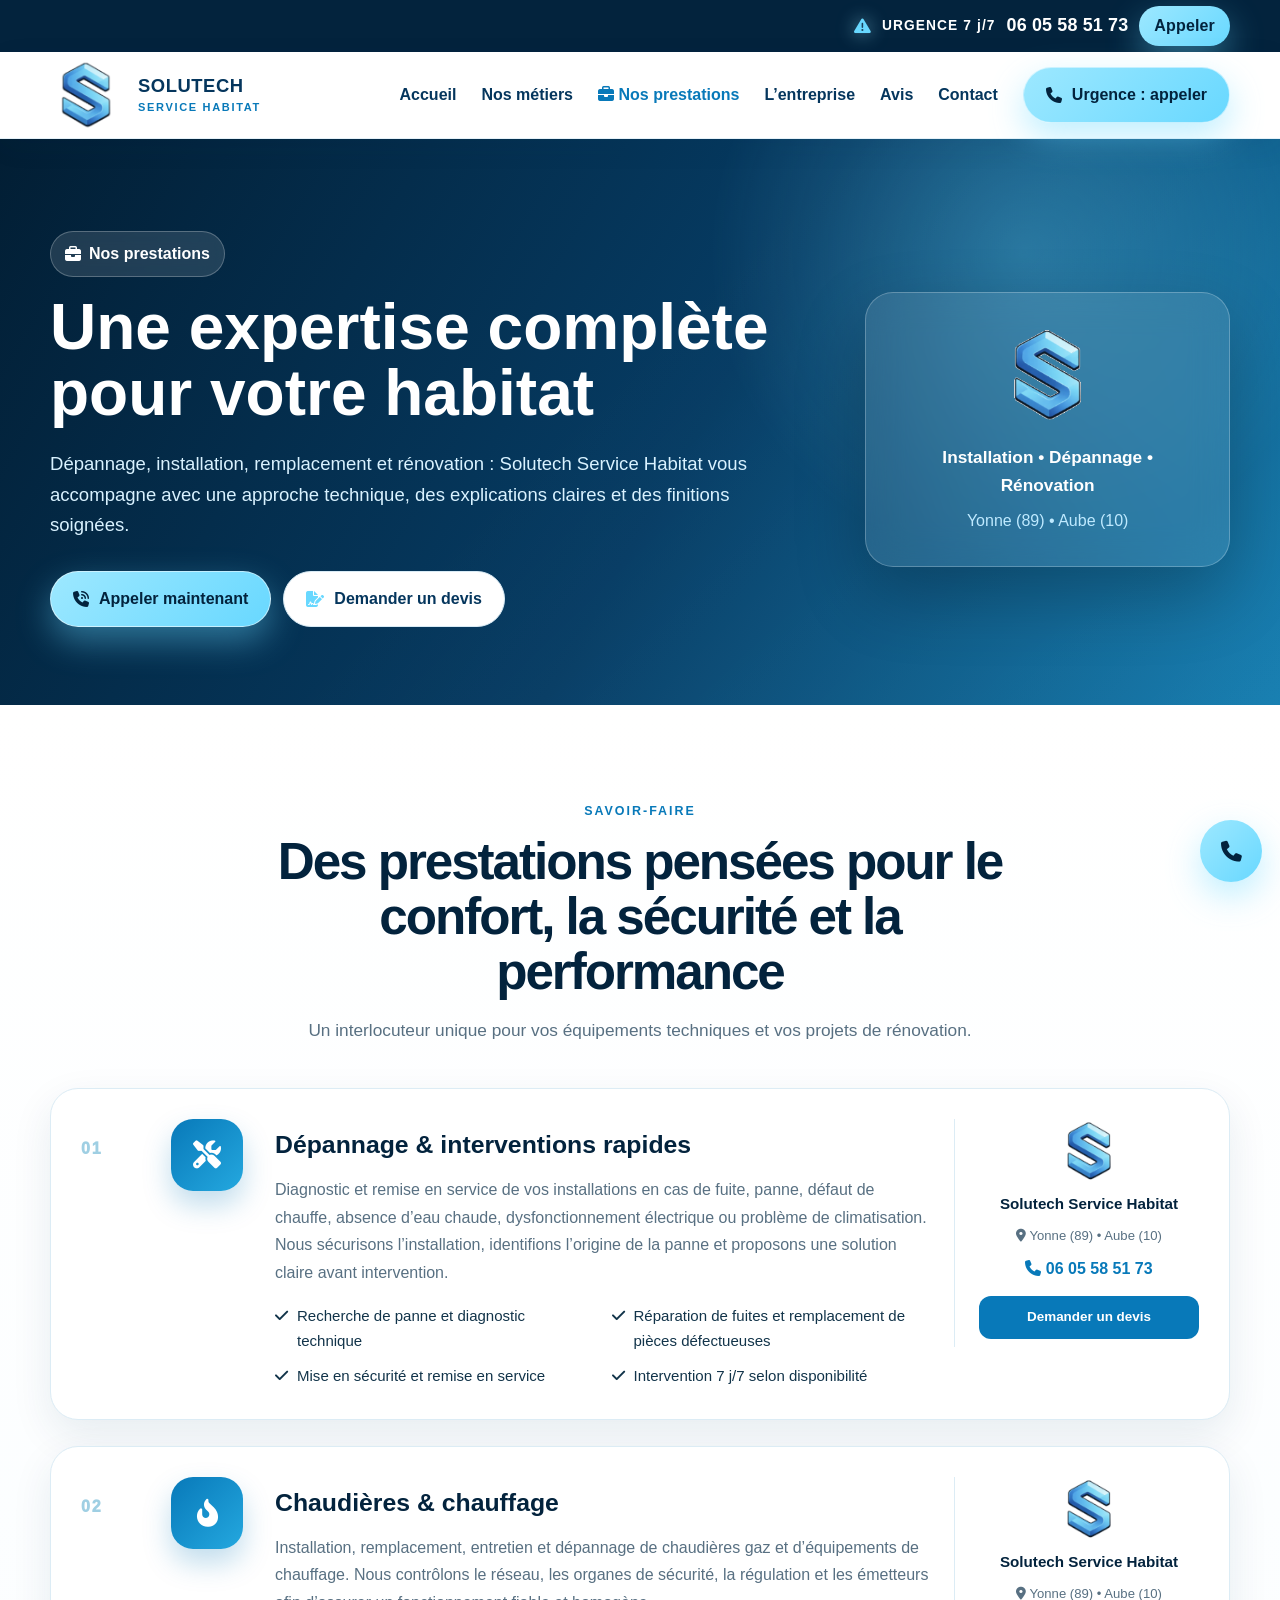
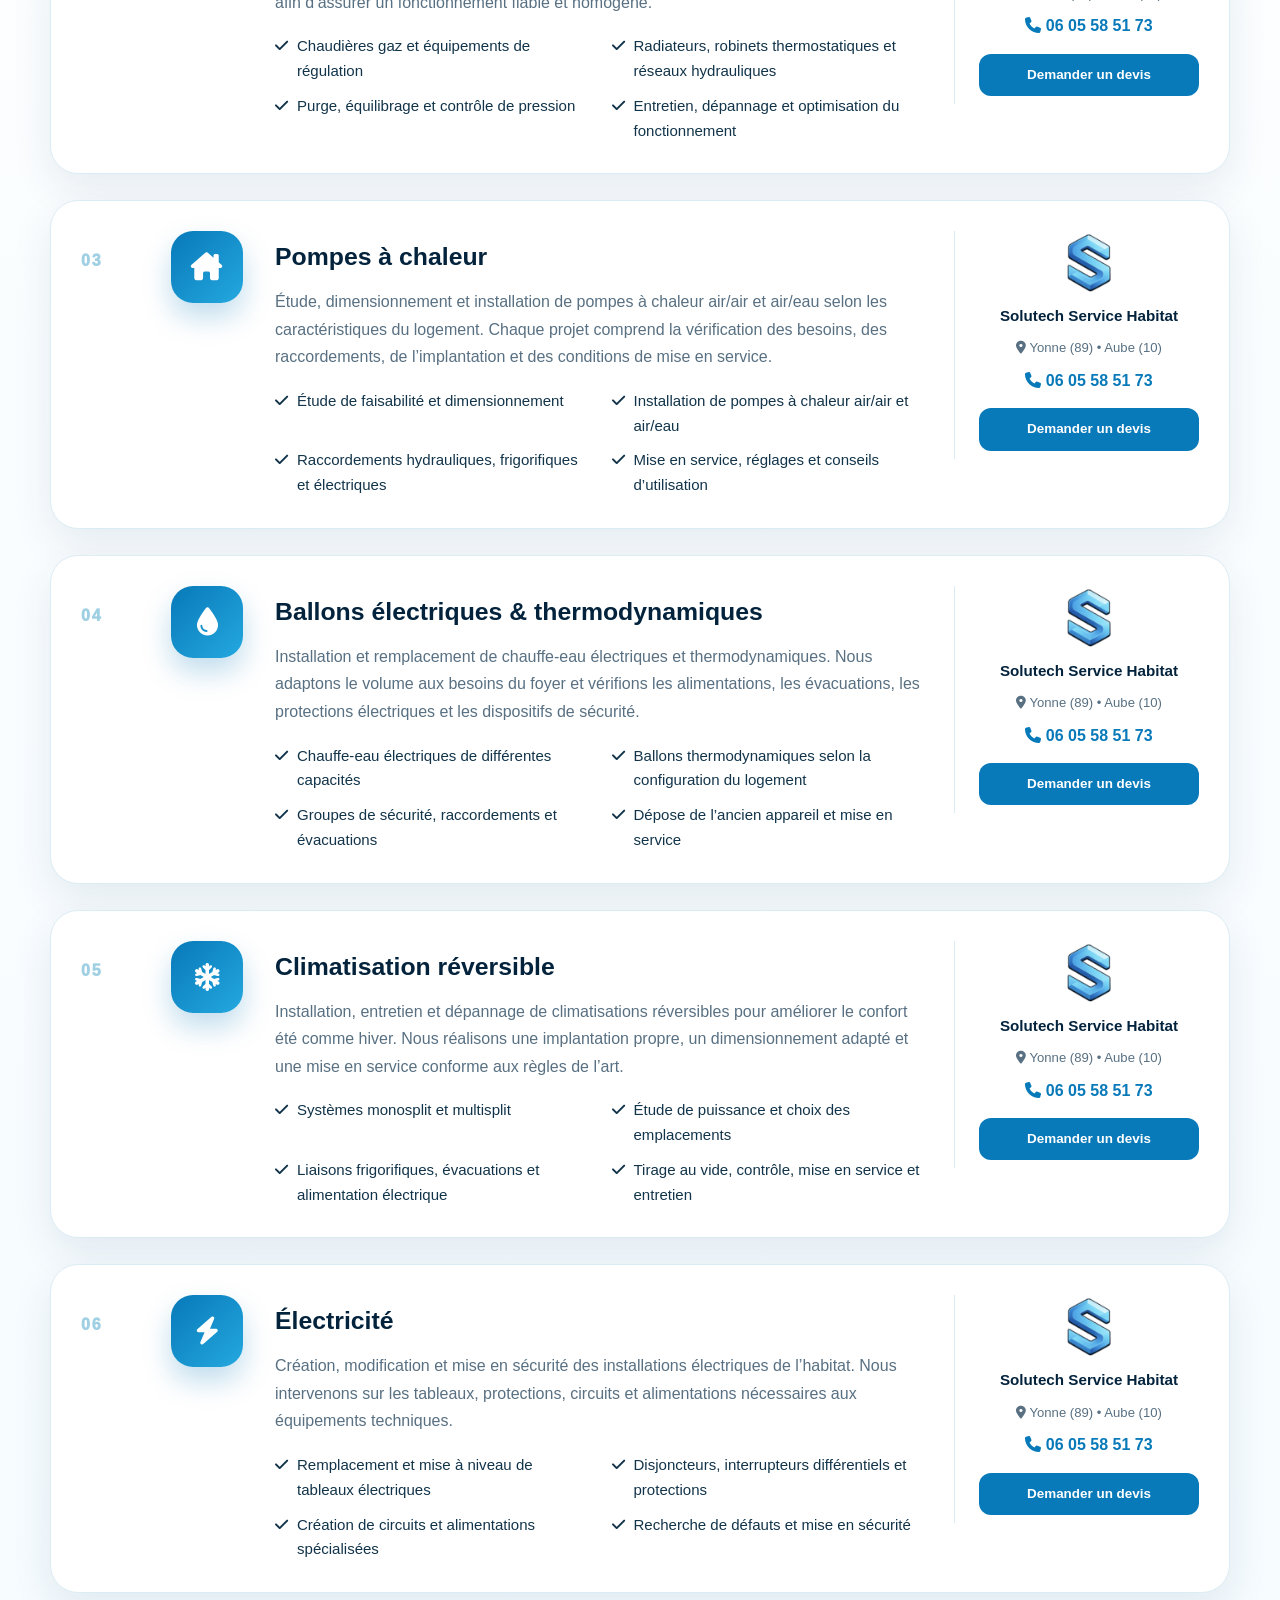
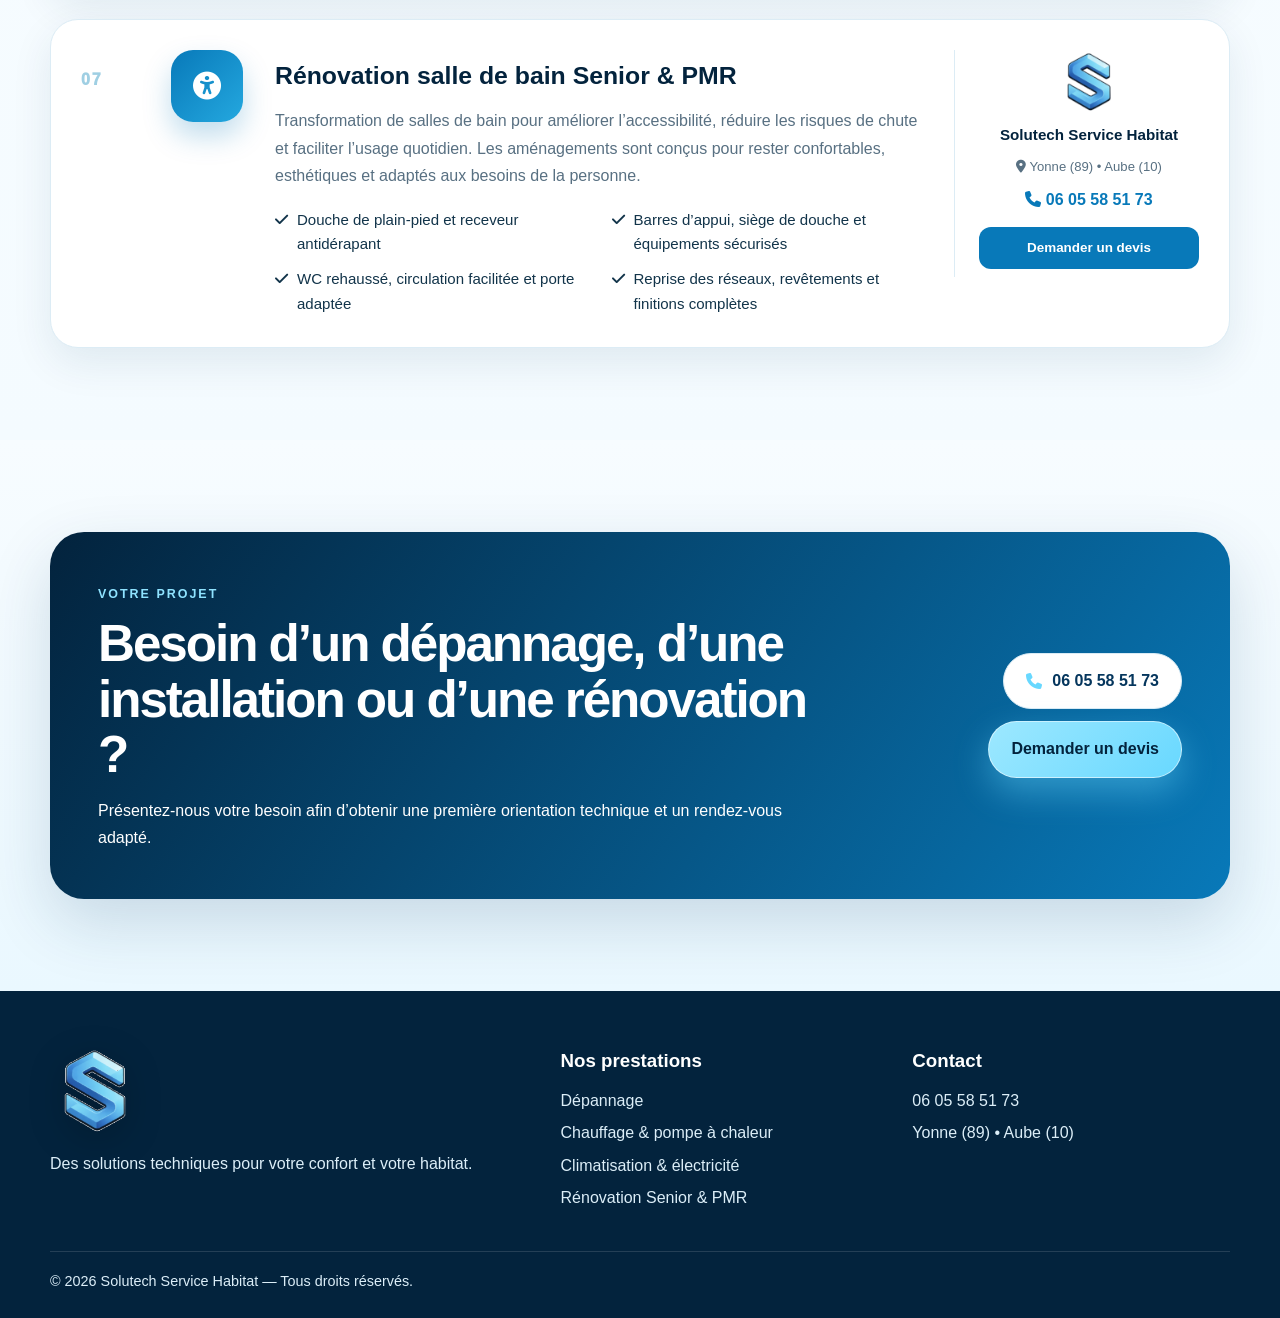
<file: prestations.html>
<!DOCTYPE html>

<html lang="fr"><head><meta charset="utf-8"/><meta content="width=device-width,initial-scale=1" name="viewport"/>
<meta content="Découvrez les prestations Solutech Service Habitat : dépannage plomberie, chauffage, chauffe-eau, climatisation, froid, électricité et salle de bain PMR." name="description"/>
<title>Plomberie, chauffage, climatisation : nos prestations | Solutech</title>
<link href="https://cdnjs.cloudflare.com/ajax/libs/font-awesome/6.5.2/css/all.min.css" rel="stylesheet"/><link href="assets/style.css" rel="stylesheet"/><link data-solutech-seo="true" href="https://solutechservicehabitat.fr/prestations.html" rel="canonical"/><link data-solutech-seo="true" href="https://solutechservicehabitat.fr/assets/logo-solutech.png" rel="icon" type="image/png"/><meta content="index, follow, max-image-preview:large" data-solutech-seo="true" name="robots"/><meta content="fr_FR" data-solutech-seo="true" property="og:locale"/><meta content="website" data-solutech-seo="true" property="og:type"/><meta content="Solutech Service Habitat" data-solutech-seo="true" property="og:site_name"/><meta content="Plomberie, chauffage, climatisation : nos prestations | Solutech" data-solutech-seo="true" property="og:title"/><meta content="Découvrez les prestations Solutech Service Habitat : dépannage plomberie, chauffage, chauffe-eau, climatisation, froid, électricité et salle de bain PMR." data-solutech-seo="true" property="og:description"/><meta content="https://solutechservicehabitat.fr/prestations.html" data-solutech-seo="true" property="og:url"/><meta content="https://solutechservicehabitat.fr/assets/photos/hero-technique.webp" data-solutech-seo="true" property="og:image"/><meta content="Solutech Service Habitat" data-solutech-seo="true" property="og:image:alt"/><meta content="summary_large_image" data-solutech-seo="true" name="twitter:card"/><meta content="Plomberie, chauffage, climatisation : nos prestations | Solutech" data-solutech-seo="true" name="twitter:title"/><meta content="Découvrez les prestations Solutech Service Habitat : dépannage plomberie, chauffage, chauffe-eau, climatisation, froid, électricité et salle de bain PMR." data-solutech-seo="true" name="twitter:description"/><meta content="https://solutechservicehabitat.fr/assets/photos/hero-technique.webp" data-solutech-seo="true" name="twitter:image"/><meta content="#14b8c4" data-solutech-seo="true" name="theme-color"/><script data-solutech-seo="true" type="application/ld+json">{"@context":"https://schema.org","@type":["LocalBusiness","HomeAndConstructionBusiness"],"@id":"https://solutechservicehabitat.fr/#entreprise","name":"Solutech Service Habitat","url":"https://solutechservicehabitat.fr","telephone":"+33605585173","image":"https://solutechservicehabitat.fr/assets/logo-solutech.png","logo":"https://solutechservicehabitat.fr/assets/logo-solutech.png","description":"Entreprise de plomberie, chauffage, climatisation, froid, électricité et rénovation intervenant dans l’Yonne et une partie de l’Aube.","areaServed":[{"@type":"City","name":"Auxerre"},{"@type":"City","name":"Sens"},{"@type":"City","name":"Joigny"},{"@type":"City","name":"Migennes"},{"@type":"City","name":"Saint-Florentin"},{"@type":"City","name":"Tonnerre"},{"@type":"City","name":"Avallon"},{"@type":"City","name":"Chablis"},{"@type":"City","name":"Toucy"},{"@type":"City","name":"Villeneuve-sur-Yonne"},{"@type":"AdministrativeArea","name":"Yonne"},{"@type":"AdministrativeArea","name":"Aube"}],"knowsAbout":["Plomberie","Chauffage","Chauffe-eau","Climatisation","Pompe à chaleur air-air","Froid","Électricité","Débouchage","Salle de bain senior et PMR"],"sameAs":[]}</script></head><body>
<div class="topbar"><div class="container"><a class="topbar-emergency" href="tel:0605585173"><i class="fa-solid fa-triangle-exclamation"></i><strong>URGENCE 7 j/7</strong><span>06 05 58 51 73</span><span class="topbar-call">Appeler</span></a></div></div>
<header class="site-header"><div class="container nav-wrap"><a class="brand" href="index.html"><img alt="Logo Solutech Service Habitat" decoding="async" src="assets/logo-solutech.png"/><span class="brand-text">SOLUTECH<small>SERVICE HABITAT</small></span></a><button aria-label="Ouvrir le menu" class="menu-toggle"><i class="fa-solid fa-bars"></i></button><nav class="nav"><a href="index.html#accueil">Accueil</a><a href="index.html#services">Nos métiers</a><a class="active" href="prestations.html"><i class="fa-solid fa-briefcase"></i> Nos prestations</a><a href="index.html#entreprise">L’entreprise</a><a href="index.html#avis">Avis</a><a href="index.html#contact">Contact</a><a class="button button-primary" href="tel:0605585173"><i class="fa-solid fa-phone"></i> Urgence : appeler</a></nav></div></header>
<main>
<section class="prestations-hero"><div class="container prestations-hero-grid"><div><span class="eyebrow"><i class="fa-solid fa-briefcase"></i> Nos prestations</span><h1>Une expertise complète pour votre habitat</h1><p class="hero-copy">Dépannage, installation, remplacement et rénovation : Solutech Service Habitat vous accompagne avec une approche technique, des explications claires et des finitions soignées.</p><div class="hero-actions"><a class="button button-primary" href="tel:0605585173"><i class="fa-solid fa-phone-volume"></i> Appeler maintenant</a><a class="button button-white" href="index.html#contact"><i class="fa-solid fa-file-signature"></i> Demander un devis</a></div></div><div class="prestations-hero-mark"><img alt="Solutech Service Habitat" decoding="async" src="assets/logo-solutech.png"/><strong>Installation • Dépannage • Rénovation</strong><span>Yonne (89) • Aube (10)</span></div></div></section>
<section class="section prestations-page"><div class="container"><div class="section-head"><span class="kicker">Savoir-faire</span><h2>Des prestations pensées pour le confort, la sécurité et la performance</h2><p class="section-intro">Un interlocuteur unique pour vos équipements techniques et vos projets de rénovation.</p></div>
<div class="prestations-list">
<article class="prestation-block"><div class="prestation-number">01</div><div class="prestation-icon"><i class="fa-solid fa-screwdriver-wrench"></i></div><div class="prestation-content"><h3>Dépannage &amp; interventions rapides</h3><p>Diagnostic et remise en service de vos installations en cas de fuite, panne, défaut de chauffe, absence d’eau chaude, dysfonctionnement électrique ou problème de climatisation. Nous sécurisons l’installation, identifions l’origine de la panne et proposons une solution claire avant intervention.</p><ul><li><i class="fa-solid fa-check"></i>Recherche de panne et diagnostic technique</li><li><i class="fa-solid fa-check"></i>Réparation de fuites et remplacement de pièces défectueuses</li><li><i class="fa-solid fa-check"></i>Mise en sécurité et remise en service</li><li><i class="fa-solid fa-check"></i>Intervention 7 j/7 selon disponibilité</li></ul></div><aside class="prestation-contact"><img alt="Logo Solutech Service Habitat" decoding="async" src="assets/logo-solutech.png"/><strong>Solutech Service Habitat</strong><span><i class="fa-solid fa-location-dot"></i> Yonne (89) • Aube (10)</span><a href="tel:0605585173"><i class="fa-solid fa-phone"></i> 06 05 58 51 73</a><a class="mini-devis" href="index.html#contact">Demander un devis</a></aside></article><article class="prestation-block"><div class="prestation-number">02</div><div class="prestation-icon"><i class="fa-solid fa-fire-flame-curved"></i></div><div class="prestation-content"><h3>Chaudières &amp; chauffage</h3><p>Installation, remplacement, entretien et dépannage de chaudières gaz et d’équipements de chauffage. Nous contrôlons le réseau, les organes de sécurité, la régulation et les émetteurs afin d’assurer un fonctionnement fiable et homogène.</p><ul><li><i class="fa-solid fa-check"></i>Chaudières gaz et équipements de régulation</li><li><i class="fa-solid fa-check"></i>Radiateurs, robinets thermostatiques et réseaux hydrauliques</li><li><i class="fa-solid fa-check"></i>Purge, équilibrage et contrôle de pression</li><li><i class="fa-solid fa-check"></i>Entretien, dépannage et optimisation du fonctionnement</li></ul></div><aside class="prestation-contact"><img alt="Logo Solutech Service Habitat" decoding="async" src="assets/logo-solutech.png"/><strong>Solutech Service Habitat</strong><span><i class="fa-solid fa-location-dot"></i> Yonne (89) • Aube (10)</span><a href="tel:0605585173"><i class="fa-solid fa-phone"></i> 06 05 58 51 73</a><a class="mini-devis" href="index.html#contact">Demander un devis</a></aside></article><article class="prestation-block"><div class="prestation-number">03</div><div class="prestation-icon"><i class="fa-solid fa-house-chimney"></i></div><div class="prestation-content"><h3>Pompes à chaleur</h3><p>Étude, dimensionnement et installation de pompes à chaleur air/air et air/eau selon les caractéristiques du logement. Chaque projet comprend la vérification des besoins, des raccordements, de l’implantation et des conditions de mise en service.</p><ul><li><i class="fa-solid fa-check"></i>Étude de faisabilité et dimensionnement</li><li><i class="fa-solid fa-check"></i>Installation de pompes à chaleur air/air et air/eau</li><li><i class="fa-solid fa-check"></i>Raccordements hydrauliques, frigorifiques et électriques</li><li><i class="fa-solid fa-check"></i>Mise en service, réglages et conseils d’utilisation</li></ul></div><aside class="prestation-contact"><img alt="Logo Solutech Service Habitat" decoding="async" src="assets/logo-solutech.png"/><strong>Solutech Service Habitat</strong><span><i class="fa-solid fa-location-dot"></i> Yonne (89) • Aube (10)</span><a href="tel:0605585173"><i class="fa-solid fa-phone"></i> 06 05 58 51 73</a><a class="mini-devis" href="index.html#contact">Demander un devis</a></aside></article><article class="prestation-block"><div class="prestation-number">04</div><div class="prestation-icon"><i class="fa-solid fa-droplet"></i></div><div class="prestation-content"><h3>Ballons électriques &amp; thermodynamiques</h3><p>Installation et remplacement de chauffe-eau électriques et thermodynamiques. Nous adaptons le volume aux besoins du foyer et vérifions les alimentations, les évacuations, les protections électriques et les dispositifs de sécurité.</p><ul><li><i class="fa-solid fa-check"></i>Chauffe-eau électriques de différentes capacités</li><li><i class="fa-solid fa-check"></i>Ballons thermodynamiques selon la configuration du logement</li><li><i class="fa-solid fa-check"></i>Groupes de sécurité, raccordements et évacuations</li><li><i class="fa-solid fa-check"></i>Dépose de l’ancien appareil et mise en service</li></ul></div><aside class="prestation-contact"><img alt="Logo Solutech Service Habitat" decoding="async" src="assets/logo-solutech.png"/><strong>Solutech Service Habitat</strong><span><i class="fa-solid fa-location-dot"></i> Yonne (89) • Aube (10)</span><a href="tel:0605585173"><i class="fa-solid fa-phone"></i> 06 05 58 51 73</a><a class="mini-devis" href="index.html#contact">Demander un devis</a></aside></article><article class="prestation-block"><div class="prestation-number">05</div><div class="prestation-icon"><i class="fa-solid fa-snowflake"></i></div><div class="prestation-content"><h3>Climatisation réversible</h3><p>Installation, entretien et dépannage de climatisations réversibles pour améliorer le confort été comme hiver. Nous réalisons une implantation propre, un dimensionnement adapté et une mise en service conforme aux règles de l’art.</p><ul><li><i class="fa-solid fa-check"></i>Systèmes monosplit et multisplit</li><li><i class="fa-solid fa-check"></i>Étude de puissance et choix des emplacements</li><li><i class="fa-solid fa-check"></i>Liaisons frigorifiques, évacuations et alimentation électrique</li><li><i class="fa-solid fa-check"></i>Tirage au vide, contrôle, mise en service et entretien</li></ul></div><aside class="prestation-contact"><img alt="Logo Solutech Service Habitat" decoding="async" src="assets/logo-solutech.png"/><strong>Solutech Service Habitat</strong><span><i class="fa-solid fa-location-dot"></i> Yonne (89) • Aube (10)</span><a href="tel:0605585173"><i class="fa-solid fa-phone"></i> 06 05 58 51 73</a><a class="mini-devis" href="index.html#contact">Demander un devis</a></aside></article><article class="prestation-block"><div class="prestation-number">06</div><div class="prestation-icon"><i class="fa-solid fa-bolt"></i></div><div class="prestation-content"><h3>Électricité</h3><p>Création, modification et mise en sécurité des installations électriques de l’habitat. Nous intervenons sur les tableaux, protections, circuits et alimentations nécessaires aux équipements techniques.</p><ul><li><i class="fa-solid fa-check"></i>Remplacement et mise à niveau de tableaux électriques</li><li><i class="fa-solid fa-check"></i>Disjoncteurs, interrupteurs différentiels et protections</li><li><i class="fa-solid fa-check"></i>Création de circuits et alimentations spécialisées</li><li><i class="fa-solid fa-check"></i>Recherche de défauts et mise en sécurité</li></ul></div><aside class="prestation-contact"><img alt="Logo Solutech Service Habitat" decoding="async" src="assets/logo-solutech.png"/><strong>Solutech Service Habitat</strong><span><i class="fa-solid fa-location-dot"></i> Yonne (89) • Aube (10)</span><a href="tel:0605585173"><i class="fa-solid fa-phone"></i> 06 05 58 51 73</a><a class="mini-devis" href="index.html#contact">Demander un devis</a></aside></article><article class="prestation-block"><div class="prestation-number">07</div><div class="prestation-icon"><i class="fa-solid fa-universal-access"></i></div><div class="prestation-content"><h3>Rénovation salle de bain Senior &amp; PMR</h3><p>Transformation de salles de bain pour améliorer l’accessibilité, réduire les risques de chute et faciliter l’usage quotidien. Les aménagements sont conçus pour rester confortables, esthétiques et adaptés aux besoins de la personne.</p><ul><li><i class="fa-solid fa-check"></i>Douche de plain-pied et receveur antidérapant</li><li><i class="fa-solid fa-check"></i>Barres d’appui, siège de douche et équipements sécurisés</li><li><i class="fa-solid fa-check"></i>WC rehaussé, circulation facilitée et porte adaptée</li><li><i class="fa-solid fa-check"></i>Reprise des réseaux, revêtements et finitions complètes</li></ul></div><aside class="prestation-contact"><img alt="Logo Solutech Service Habitat" decoding="async" src="assets/logo-solutech.png"/><strong>Solutech Service Habitat</strong><span><i class="fa-solid fa-location-dot"></i> Yonne (89) • Aube (10)</span><a href="tel:0605585173"><i class="fa-solid fa-phone"></i> 06 05 58 51 73</a><a class="mini-devis" href="index.html#contact">Demander un devis</a></aside></article></div></div></section>
<section class="section section-ice"><div class="container"><div class="emergency"><div><span class="kicker" style="color:#8fe3ff">Votre projet</span><h2>Besoin d’un dépannage, d’une installation ou d’une rénovation ?</h2><p>Présentez-nous votre besoin afin d’obtenir une première orientation technique et un rendez-vous adapté.</p></div><div class="emergency-actions"><a class="button button-white" href="tel:0605585173"><i class="fa-solid fa-phone"></i> 06 05 58 51 73</a><a class="button button-primary" href="index.html#contact">Demander un devis</a></div></div></div></section>
</main><footer class="footer"><div class="container"><div class="footer-grid"><div><img alt="Logo Solutech Service Habitat" class="footer-logo" decoding="async" src="assets/logo-solutech.png"/><p>Des solutions techniques pour votre confort et votre habitat.</p></div><div><h3>Nos prestations</h3><a href="#">Dépannage</a><a href="#">Chauffage &amp; pompe à chaleur</a><a href="#">Climatisation &amp; électricité</a><a href="#">Rénovation Senior &amp; PMR</a></div><div><h3>Contact</h3><a href="tel:0605585173">06 05 58 51 73</a><p>Yonne (89) • Aube (10)</p></div></div><div class="footer-bottom">© 2026 Solutech Service Habitat — Tous droits réservés.</div></div></footer><a aria-label="Appeler Solutech" class="floating-phone" href="tel:0605585173"><i class="fa-solid fa-phone"></i></a><script src="assets/script.js"></script></body></html>
</file>
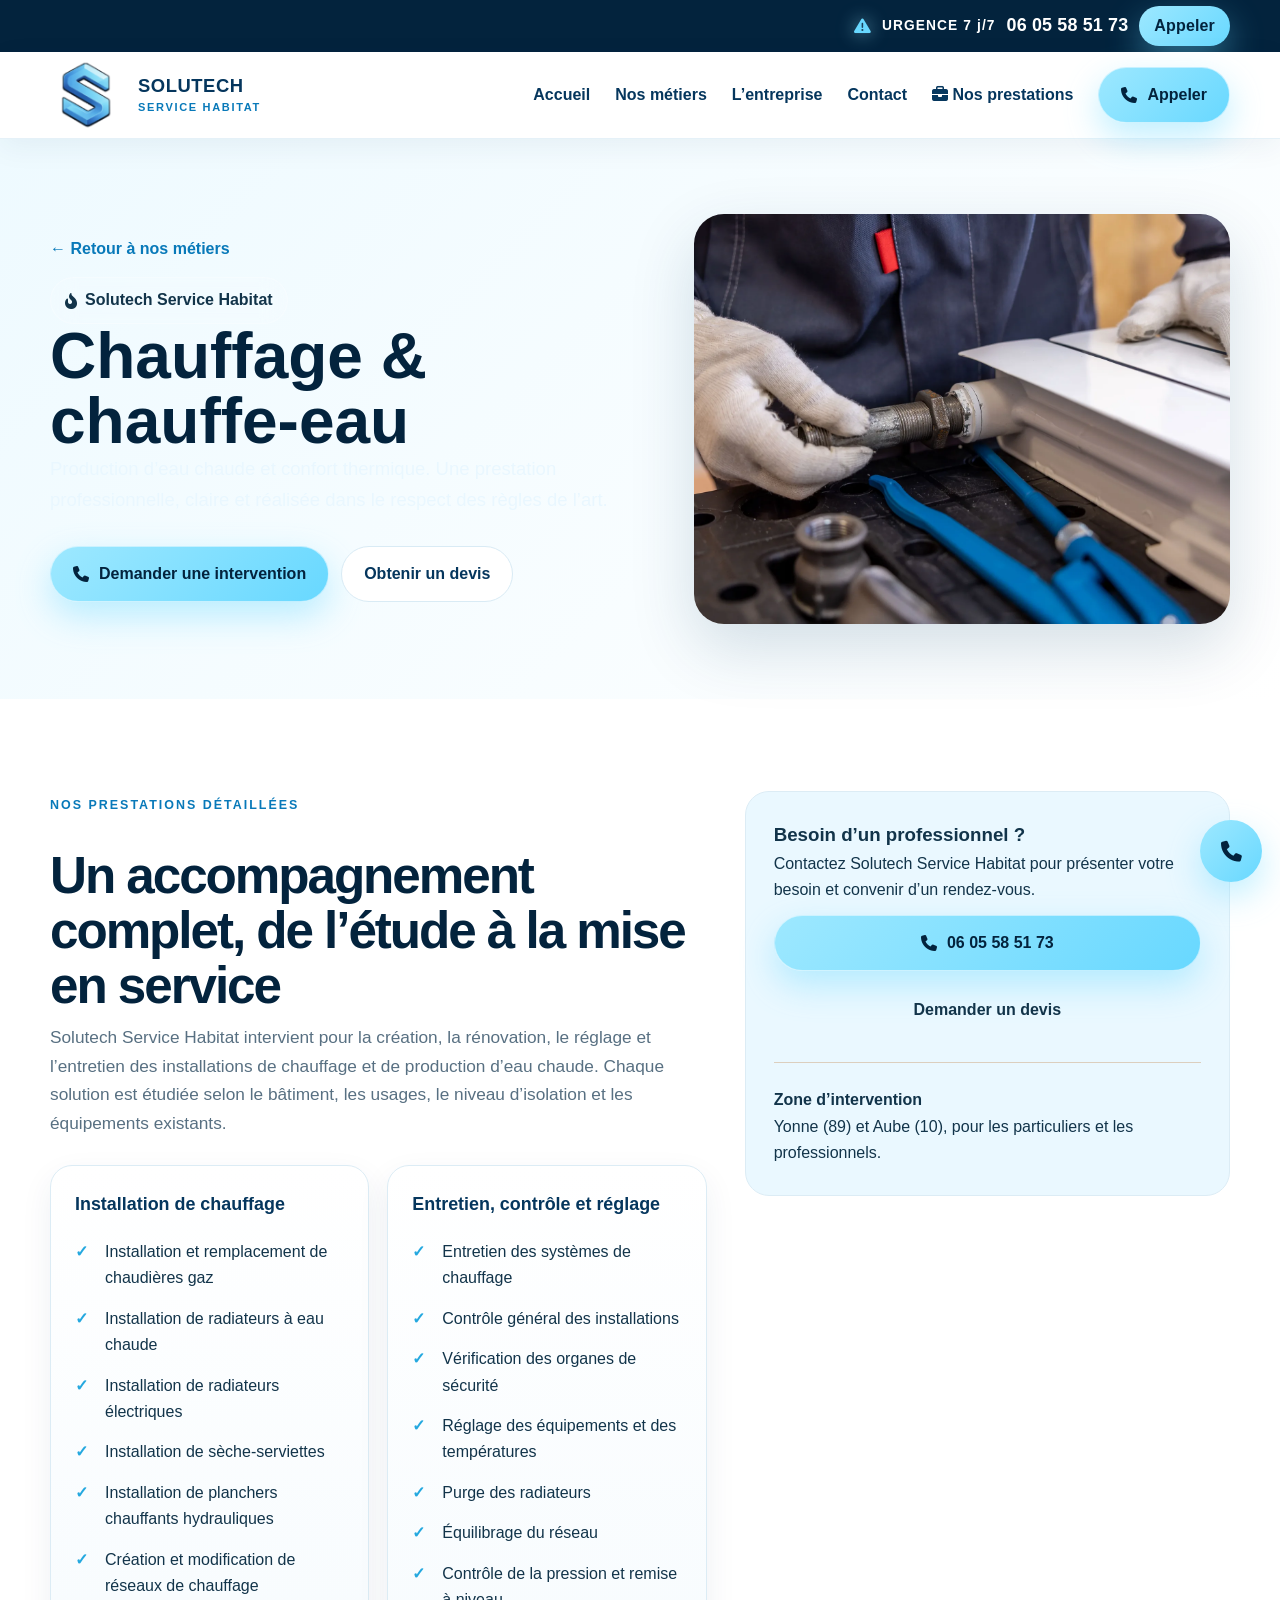
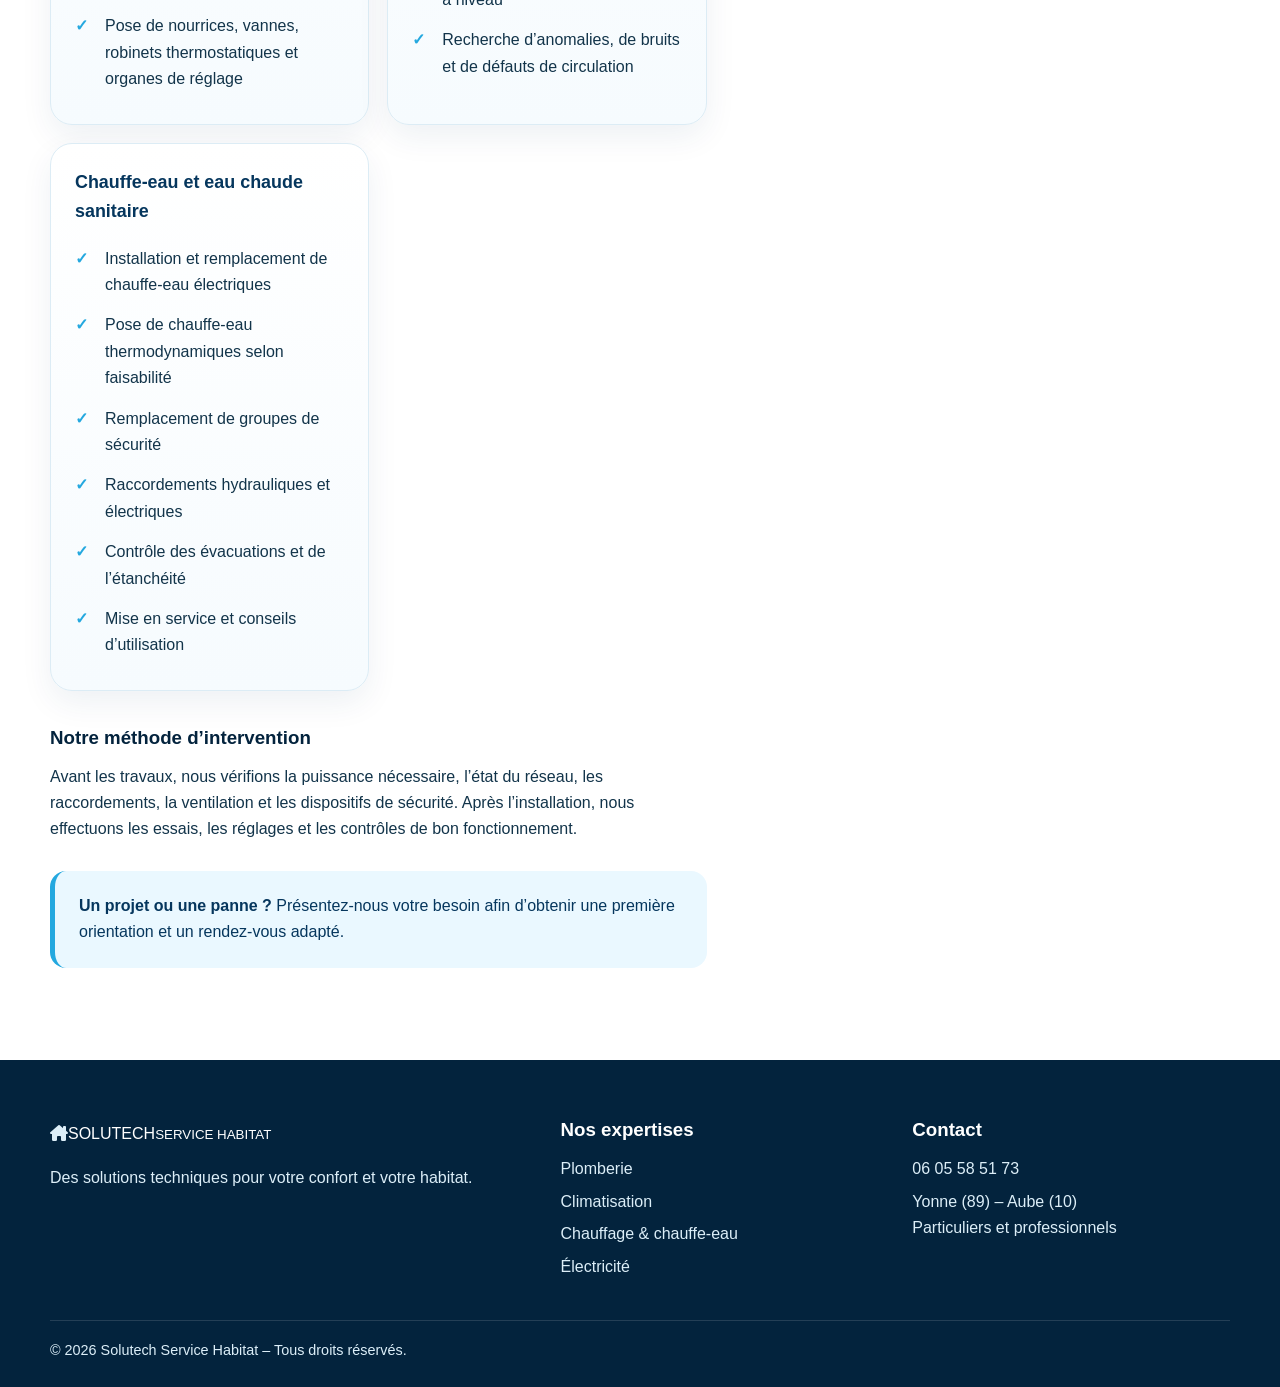
<file: services/chauffage-chauffe-eau.html>
<!DOCTYPE html>

<html lang="fr"><head><meta charset="utf-8"/><meta content="width=device-width,initial-scale=1" name="viewport"/><meta content="Installation, remplacement, entretien et dépannage de chauffage et chauffe-eau à Auxerre, Sens, Joigny, Migennes et dans l’Yonne, ainsi qu’en partie dans l’Aube." name="description"/><title>Chauffagiste et chauffe-eau dans l’Yonne | Solutech</title><link href="https://cdnjs.cloudflare.com/ajax/libs/font-awesome/6.5.2/css/all.min.css" rel="stylesheet"/><link href="../assets/style.css" rel="stylesheet"/><link data-solutech-seo="true" href="https://solutechservicehabitat.fr/services/chauffage-chauffe-eau.html" rel="canonical"/><link data-solutech-seo="true" href="https://solutechservicehabitat.fr/assets/logo-solutech.png" rel="icon" type="image/png"/><meta content="index, follow, max-image-preview:large" data-solutech-seo="true" name="robots"/><meta content="fr_FR" data-solutech-seo="true" property="og:locale"/><meta content="website" data-solutech-seo="true" property="og:type"/><meta content="Solutech Service Habitat" data-solutech-seo="true" property="og:site_name"/><meta content="Chauffagiste et chauffe-eau dans l’Yonne | Solutech" data-solutech-seo="true" property="og:title"/><meta content="Installation, remplacement, entretien et dépannage de chauffage et chauffe-eau à Auxerre, Sens, Joigny, Migennes et dans l’Yonne, ainsi qu’en partie dans l’Aube." data-solutech-seo="true" property="og:description"/><meta content="https://solutechservicehabitat.fr/services/chauffage-chauffe-eau.html" data-solutech-seo="true" property="og:url"/><meta content="https://solutechservicehabitat.fr/assets/photos/chauffage-eau.webp" data-solutech-seo="true" property="og:image"/><meta content="Solutech Service Habitat" data-solutech-seo="true" property="og:image:alt"/><meta content="summary_large_image" data-solutech-seo="true" name="twitter:card"/><meta content="Chauffagiste et chauffe-eau dans l’Yonne | Solutech" data-solutech-seo="true" name="twitter:title"/><meta content="Installation, remplacement, entretien et dépannage de chauffage et chauffe-eau à Auxerre, Sens, Joigny, Migennes et dans l’Yonne, ainsi qu’en partie dans l’Aube." data-solutech-seo="true" name="twitter:description"/><meta content="https://solutechservicehabitat.fr/assets/photos/chauffage-eau.webp" data-solutech-seo="true" name="twitter:image"/><meta content="#14b8c4" data-solutech-seo="true" name="theme-color"/><script data-solutech-seo="true" type="application/ld+json">{"@context":"https://schema.org","@type":"Service","@id":"https://solutechservicehabitat.fr/services/chauffage-chauffe-eau.html#service","name":"Chauffage et chauffe-eau","description":"Installation, remplacement, entretien et dépannage de chauffage et chauffe-eau à Auxerre, Sens, Joigny, Migennes et dans l’Yonne, ainsi qu’en partie dans l’Aube.","url":"https://solutechservicehabitat.fr/services/chauffage-chauffe-eau.html","image":"https://solutechservicehabitat.fr/assets/photos/chauffage-eau.webp","provider":{"@id":"https://solutechservicehabitat.fr/#entreprise"},"areaServed":[{"@type":"AdministrativeArea","name":"Yonne"},{"@type":"AdministrativeArea","name":"Aube"}]}</script></head><body><div class="topbar"><div class="container"><a class="topbar-emergency" href="tel:0605585173"><i class="fa-solid fa-triangle-exclamation"></i><strong>URGENCE 7 j/7</strong><span>06 05 58 51 73</span><span class="topbar-call">Appeler</span></a></div></div><header class="site-header"><div class="container nav-wrap"><a class="brand" href="../index.html"><img alt="Logo Solutech Service Habitat" decoding="async" src="../assets/logo-solutech.png"/><span class="brand-text">SOLUTECH<small>SERVICE HABITAT</small></span></a><button aria-label="Ouvrir le menu" class="menu-toggle"><i class="fa-solid fa-bars"></i></button><nav class="nav"><a href="../index.html#accueil">Accueil</a><a href="../index.html#services">Nos métiers</a><a href="../index.html#entreprise">L’entreprise</a><a href="../index.html#contact">Contact</a><a href="../prestations.html"><i class="fa-solid fa-briefcase"></i> Nos prestations</a><a class="button button-primary" href="tel:0605585173"><i class="fa-solid fa-phone"></i> Appeler</a></nav></div></header><main><section class="page-hero"><div class="container page-hero-grid"><div><div class="breadcrumbs"><a href="../index.html#services">← Retour à nos métiers</a></div><span class="eyebrow"><i class="fa-solid fa-fire-flame-curved"></i> Solutech Service Habitat</span><h1>Chauffage &amp; chauffe-eau</h1><p class="hero-copy">Production d’eau chaude et confort thermique. Une prestation professionnelle, claire et réalisée dans le respect des règles de l’art.</p><div class="hero-actions"><a class="button button-primary" href="tel:0605585173"><i class="fa-solid fa-phone"></i> Demander une intervention</a><a class="button button-white" href="../index.html#contact">Obtenir un devis</a></div></div><div class="page-hero-image"><img alt="Illustration Chauffage &amp; chauffe-eau" decoding="async" src="../assets/photos/chauffage-eau.webp"/></div></div></section><section class="section"><div class="container content-grid"><article class="prose"><span class="section-kicker">Nos prestations détaillées</span><h2>Un accompagnement complet, de l’étude à la mise en service</h2><p class="service-lead">Solutech Service Habitat intervient pour la création, la rénovation, le réglage et l’entretien des installations de chauffage et de production d’eau chaude. Chaque solution est étudiée selon le bâtiment, les usages, le niveau d’isolation et les équipements existants.</p><div class="detail-grid"><section class="detail-card"><h3>Installation de chauffage</h3><ul class="check-list"><li>Installation et remplacement de chaudières gaz</li><li>Installation de radiateurs à eau chaude</li><li>Installation de radiateurs électriques</li><li>Installation de sèche-serviettes</li><li>Installation de planchers chauffants hydrauliques</li><li>Création et modification de réseaux de chauffage</li><li>Pose de nourrices, vannes, robinets thermostatiques et organes de réglage</li></ul></section><section class="detail-card"><h3>Entretien, contrôle et réglage</h3><ul class="check-list"><li>Entretien des systèmes de chauffage</li><li>Contrôle général des installations</li><li>Vérification des organes de sécurité</li><li>Réglage des équipements et des températures</li><li>Purge des radiateurs</li><li>Équilibrage du réseau</li><li>Contrôle de la pression et remise à niveau</li><li>Recherche d’anomalies, de bruits et de défauts de circulation</li></ul></section><section class="detail-card"><h3>Chauffe-eau et eau chaude sanitaire</h3><ul class="check-list"><li>Installation et remplacement de chauffe-eau électriques</li><li>Pose de chauffe-eau thermodynamiques selon faisabilité</li><li>Remplacement de groupes de sécurité</li><li>Raccordements hydrauliques et électriques</li><li>Contrôle des évacuations et de l’étanchéité</li><li>Mise en service et conseils d’utilisation</li></ul></section></div><h3>Notre méthode d’intervention</h3><p>Avant les travaux, nous vérifions la puissance nécessaire, l’état du réseau, les raccordements, la ventilation et les dispositifs de sécurité. Après l’installation, nous effectuons les essais, les réglages et les contrôles de bon fonctionnement.</p><div class="service-callout"><strong>Un projet ou une panne ?</strong> Présentez-nous votre besoin afin d’obtenir une première orientation et un rendez-vous adapté.</div></article><aside><div class="side-card"><h3>Besoin d’un professionnel ?</h3><p>Contactez Solutech Service Habitat pour présenter votre besoin et convenir d’un rendez-vous.</p><a class="button button-primary" href="tel:0605585173"><i class="fa-solid fa-phone"></i> 06 05 58 51 73</a><a class="button button-secondary" href="../index.html#contact">Demander un devis</a><hr style="border:0;border-top:1px solid #dccfbe;margin:24px 0"/><strong>Zone d’intervention</strong><p>Yonne (89) et Aube (10), pour les particuliers et les professionnels.</p></div></aside></div></section></main><footer class="footer"><div class="container"><div class="footer-grid"><div><a class="brand" href="../index.html"><span class="brand-mark"><i class="fa-solid fa-house-chimney"></i></span><span style="color:#fff">SOLUTECH<small>SERVICE HABITAT</small></span></a><p style="margin-top:18px">Des solutions techniques pour votre confort et votre habitat.</p></div><div><h3>Nos expertises</h3><a href="plomberie.html">Plomberie</a><a href="frigoriste.html">Climatisation</a><a href="chauffage-chauffe-eau.html">Chauffage &amp; chauffe-eau</a><a href="electricite.html">Électricité</a></div><div><h3>Contact</h3><a href="tel:0605585173">06 05 58 51 73</a><p>Yonne (89) – Aube (10)</p><p>Particuliers et professionnels</p></div></div><div class="footer-bottom">© 2026 Solutech Service Habitat – Tous droits réservés.</div></div></footer><a aria-label="Appeler Solutech" class="floating-phone" href="tel:0605585173"><i class="fa-solid fa-phone"></i></a><script src="../assets/script.js"></script></body></html>
</file>
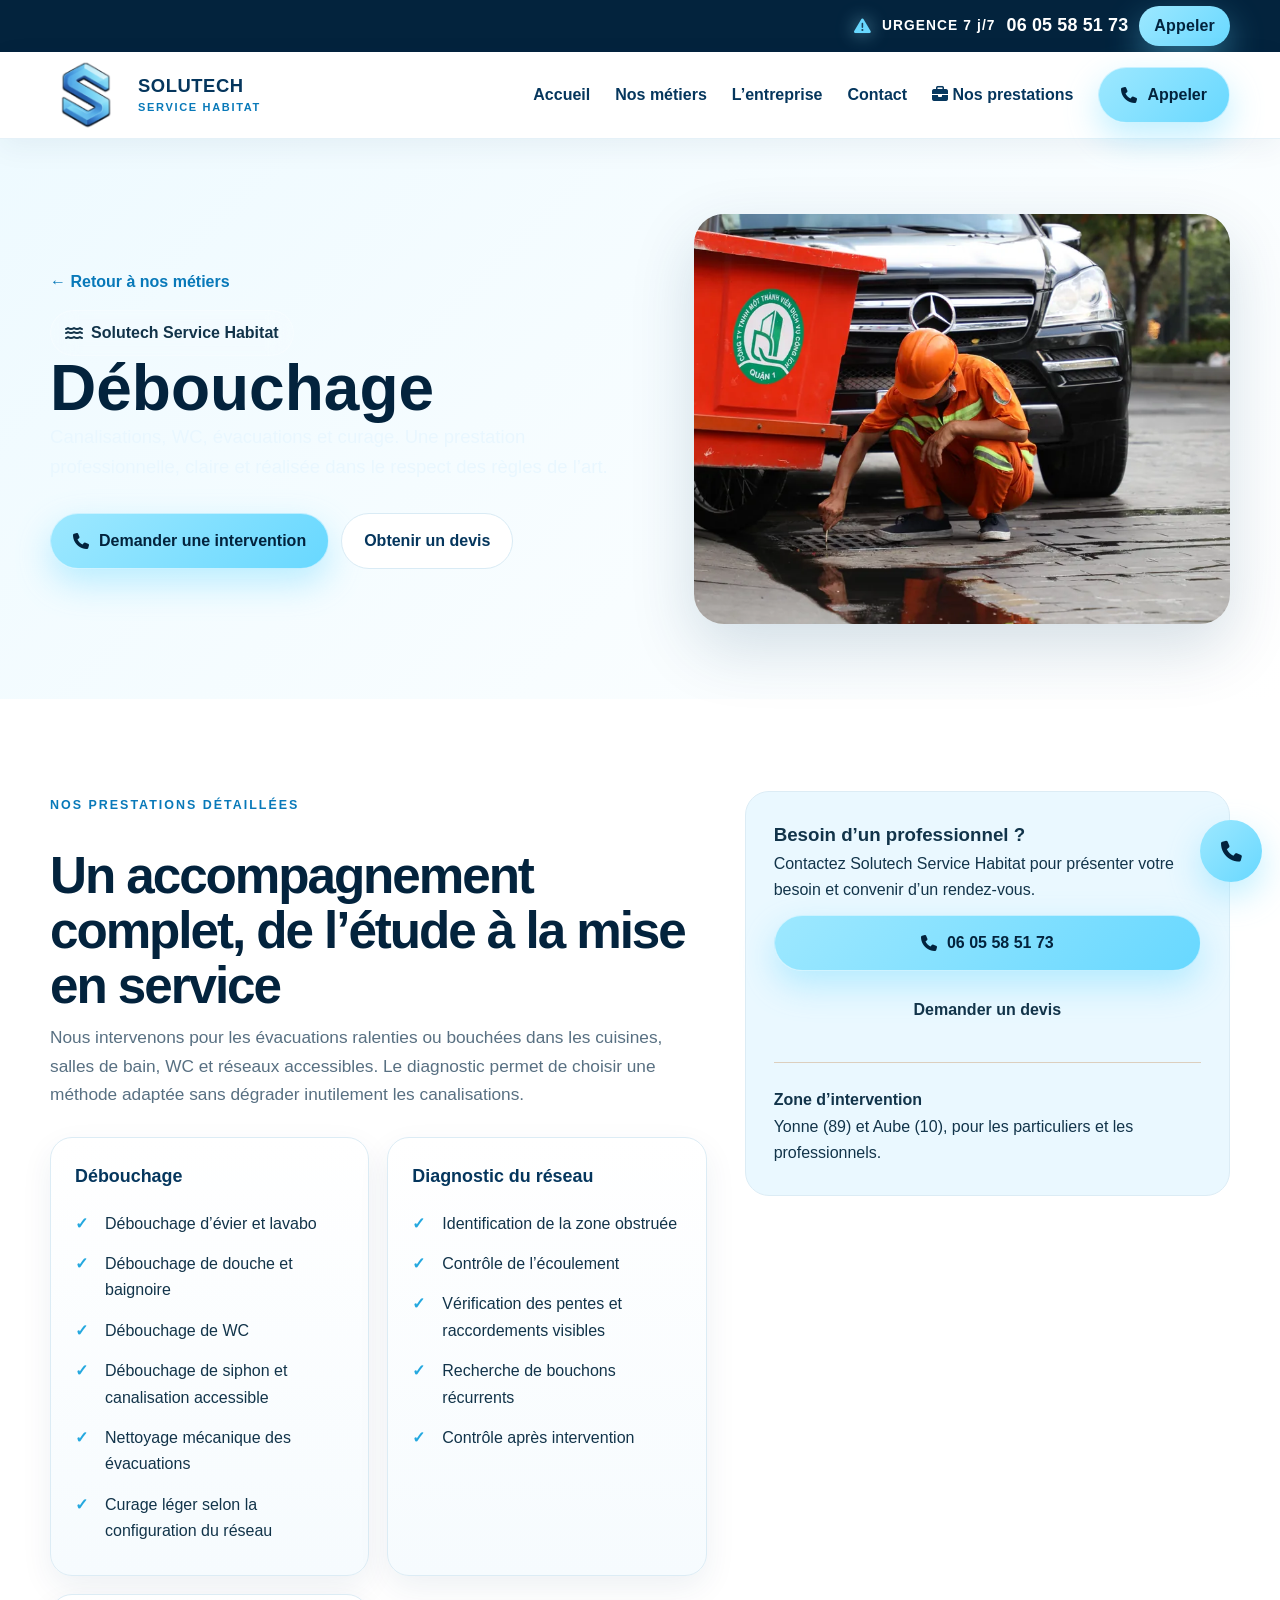
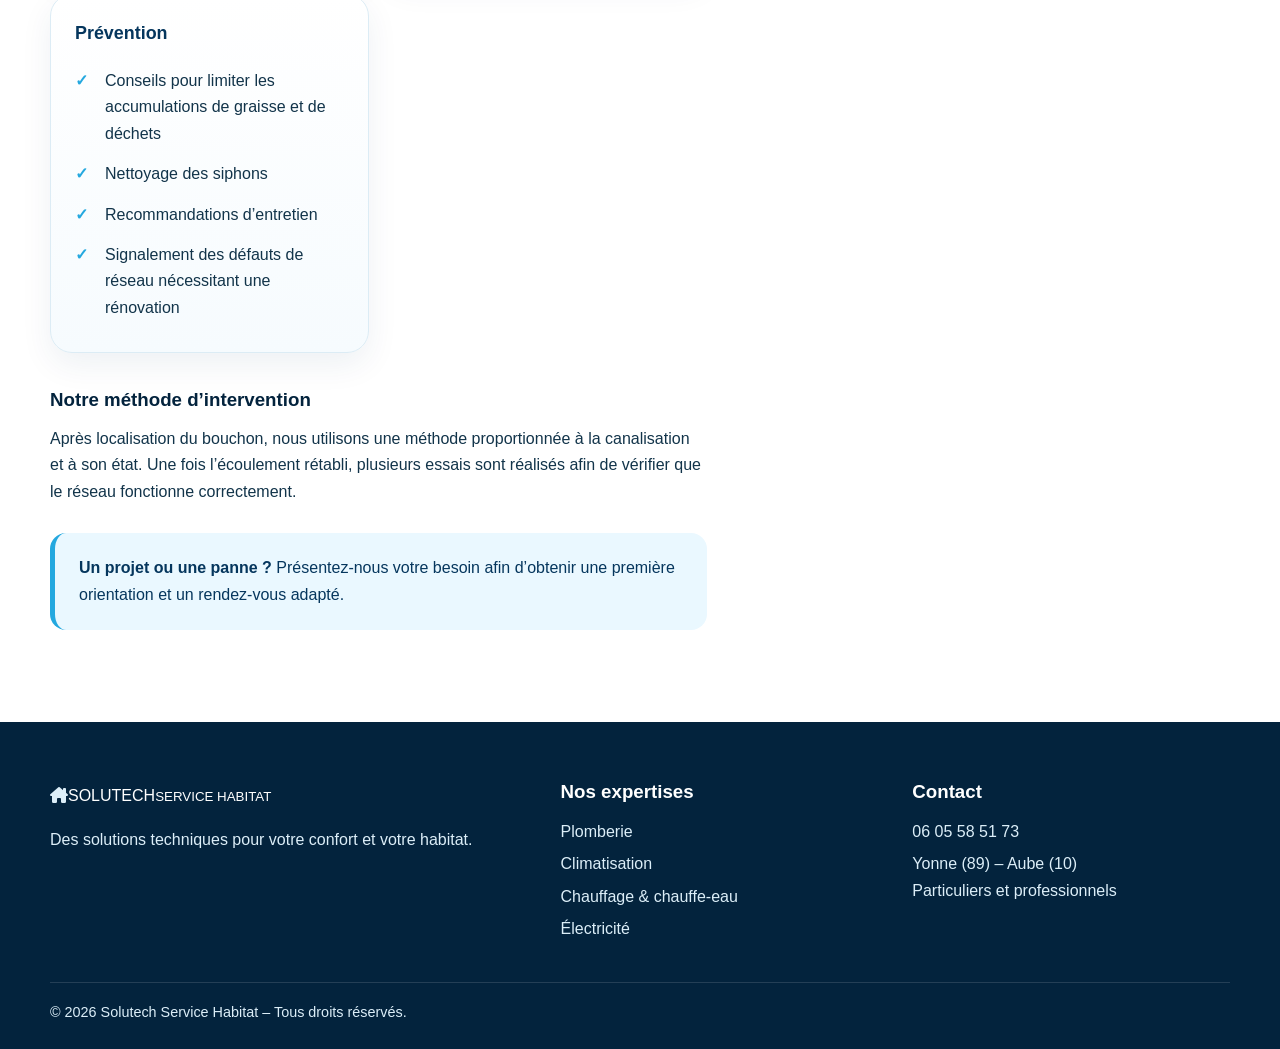
<file: services/debouchage.html>
<!DOCTYPE html>

<html lang="fr"><head><meta charset="utf-8"/><meta content="width=device-width,initial-scale=1" name="viewport"/><meta content="Débouchage de WC, évier, douche et canalisation, recherche d’obstruction et remise en écoulement dans l’Yonne et une partie de l’Aube." name="description"/><title>Débouchage de canalisation dans l’Yonne | Solutech</title><link href="https://cdnjs.cloudflare.com/ajax/libs/font-awesome/6.5.2/css/all.min.css" rel="stylesheet"/><link href="../assets/style.css" rel="stylesheet"/><link data-solutech-seo="true" href="https://solutechservicehabitat.fr/services/debouchage.html" rel="canonical"/><link data-solutech-seo="true" href="https://solutechservicehabitat.fr/assets/logo-solutech.png" rel="icon" type="image/png"/><meta content="index, follow, max-image-preview:large" data-solutech-seo="true" name="robots"/><meta content="fr_FR" data-solutech-seo="true" property="og:locale"/><meta content="website" data-solutech-seo="true" property="og:type"/><meta content="Solutech Service Habitat" data-solutech-seo="true" property="og:site_name"/><meta content="Débouchage de canalisation dans l’Yonne | Solutech" data-solutech-seo="true" property="og:title"/><meta content="Débouchage de WC, évier, douche et canalisation, recherche d’obstruction et remise en écoulement dans l’Yonne et une partie de l’Aube." data-solutech-seo="true" property="og:description"/><meta content="https://solutechservicehabitat.fr/services/debouchage.html" data-solutech-seo="true" property="og:url"/><meta content="https://solutechservicehabitat.fr/assets/photos/debouchage-technique.webp" data-solutech-seo="true" property="og:image"/><meta content="Solutech Service Habitat" data-solutech-seo="true" property="og:image:alt"/><meta content="summary_large_image" data-solutech-seo="true" name="twitter:card"/><meta content="Débouchage de canalisation dans l’Yonne | Solutech" data-solutech-seo="true" name="twitter:title"/><meta content="Débouchage de WC, évier, douche et canalisation, recherche d’obstruction et remise en écoulement dans l’Yonne et une partie de l’Aube." data-solutech-seo="true" name="twitter:description"/><meta content="https://solutechservicehabitat.fr/assets/photos/debouchage-technique.webp" data-solutech-seo="true" name="twitter:image"/><meta content="#14b8c4" data-solutech-seo="true" name="theme-color"/><script data-solutech-seo="true" type="application/ld+json">{"@context":"https://schema.org","@type":"Service","@id":"https://solutechservicehabitat.fr/services/debouchage.html#service","name":"Débouchage de canalisations","description":"Débouchage de WC, évier, douche et canalisation, recherche d’obstruction et remise en écoulement dans l’Yonne et une partie de l’Aube.","url":"https://solutechservicehabitat.fr/services/debouchage.html","image":"https://solutechservicehabitat.fr/assets/photos/debouchage-technique.webp","provider":{"@id":"https://solutechservicehabitat.fr/#entreprise"},"areaServed":[{"@type":"AdministrativeArea","name":"Yonne"},{"@type":"AdministrativeArea","name":"Aube"}]}</script></head><body><div class="topbar"><div class="container"><a class="topbar-emergency" href="tel:0605585173"><i class="fa-solid fa-triangle-exclamation"></i><strong>URGENCE 7 j/7</strong><span>06 05 58 51 73</span><span class="topbar-call">Appeler</span></a></div></div><header class="site-header"><div class="container nav-wrap"><a class="brand" href="../index.html"><img alt="Logo Solutech Service Habitat" decoding="async" src="../assets/logo-solutech.png"/><span class="brand-text">SOLUTECH<small>SERVICE HABITAT</small></span></a><button aria-label="Ouvrir le menu" class="menu-toggle"><i class="fa-solid fa-bars"></i></button><nav class="nav"><a href="../index.html#accueil">Accueil</a><a href="../index.html#services">Nos métiers</a><a href="../index.html#entreprise">L’entreprise</a><a href="../index.html#contact">Contact</a><a href="../prestations.html"><i class="fa-solid fa-briefcase"></i> Nos prestations</a><a class="button button-primary" href="tel:0605585173"><i class="fa-solid fa-phone"></i> Appeler</a></nav></div></header><main><section class="page-hero"><div class="container page-hero-grid"><div><div class="breadcrumbs"><a href="../index.html#services">← Retour à nos métiers</a></div><span class="eyebrow"><i class="fa-solid fa-water"></i> Solutech Service Habitat</span><h1>Débouchage</h1><p class="hero-copy">Canalisations, WC, évacuations et curage. Une prestation professionnelle, claire et réalisée dans le respect des règles de l’art.</p><div class="hero-actions"><a class="button button-primary" href="tel:0605585173"><i class="fa-solid fa-phone"></i> Demander une intervention</a><a class="button button-white" href="../index.html#contact">Obtenir un devis</a></div></div><div class="page-hero-image"><img alt="Illustration Débouchage" decoding="async" src="../assets/photos/debouchage-technique.webp"/></div></div></section><section class="section"><div class="container content-grid"><article class="prose"><span class="section-kicker">Nos prestations détaillées</span><h2>Un accompagnement complet, de l’étude à la mise en service</h2><p class="service-lead">Nous intervenons pour les évacuations ralenties ou bouchées dans les cuisines, salles de bain, WC et réseaux accessibles. Le diagnostic permet de choisir une méthode adaptée sans dégrader inutilement les canalisations.</p><div class="detail-grid"><section class="detail-card"><h3>Débouchage</h3><ul class="check-list"><li>Débouchage d’évier et lavabo</li><li>Débouchage de douche et baignoire</li><li>Débouchage de WC</li><li>Débouchage de siphon et canalisation accessible</li><li>Nettoyage mécanique des évacuations</li><li>Curage léger selon la configuration du réseau</li></ul></section><section class="detail-card"><h3>Diagnostic du réseau</h3><ul class="check-list"><li>Identification de la zone obstruée</li><li>Contrôle de l’écoulement</li><li>Vérification des pentes et raccordements visibles</li><li>Recherche de bouchons récurrents</li><li>Contrôle après intervention</li></ul></section><section class="detail-card"><h3>Prévention</h3><ul class="check-list"><li>Conseils pour limiter les accumulations de graisse et de déchets</li><li>Nettoyage des siphons</li><li>Recommandations d’entretien</li><li>Signalement des défauts de réseau nécessitant une rénovation</li></ul></section></div><h3>Notre méthode d’intervention</h3><p>Après localisation du bouchon, nous utilisons une méthode proportionnée à la canalisation et à son état. Une fois l’écoulement rétabli, plusieurs essais sont réalisés afin de vérifier que le réseau fonctionne correctement.</p><div class="service-callout"><strong>Un projet ou une panne ?</strong> Présentez-nous votre besoin afin d’obtenir une première orientation et un rendez-vous adapté.</div></article><aside><div class="side-card"><h3>Besoin d’un professionnel ?</h3><p>Contactez Solutech Service Habitat pour présenter votre besoin et convenir d’un rendez-vous.</p><a class="button button-primary" href="tel:0605585173"><i class="fa-solid fa-phone"></i> 06 05 58 51 73</a><a class="button button-secondary" href="../index.html#contact">Demander un devis</a><hr style="border:0;border-top:1px solid #dccfbe;margin:24px 0"/><strong>Zone d’intervention</strong><p>Yonne (89) et Aube (10), pour les particuliers et les professionnels.</p></div></aside></div></section></main><footer class="footer"><div class="container"><div class="footer-grid"><div><a class="brand" href="../index.html"><span class="brand-mark"><i class="fa-solid fa-house-chimney"></i></span><span style="color:#fff">SOLUTECH<small>SERVICE HABITAT</small></span></a><p style="margin-top:18px">Des solutions techniques pour votre confort et votre habitat.</p></div><div><h3>Nos expertises</h3><a href="plomberie.html">Plomberie</a><a href="frigoriste.html">Climatisation</a><a href="chauffage-chauffe-eau.html">Chauffage &amp; chauffe-eau</a><a href="electricite.html">Électricité</a></div><div><h3>Contact</h3><a href="tel:0605585173">06 05 58 51 73</a><p>Yonne (89) – Aube (10)</p><p>Particuliers et professionnels</p></div></div><div class="footer-bottom">© 2026 Solutech Service Habitat – Tous droits réservés.</div></div></footer><a aria-label="Appeler Solutech" class="floating-phone" href="tel:0605585173"><i class="fa-solid fa-phone"></i></a><script src="../assets/script.js"></script></body></html>
</file>
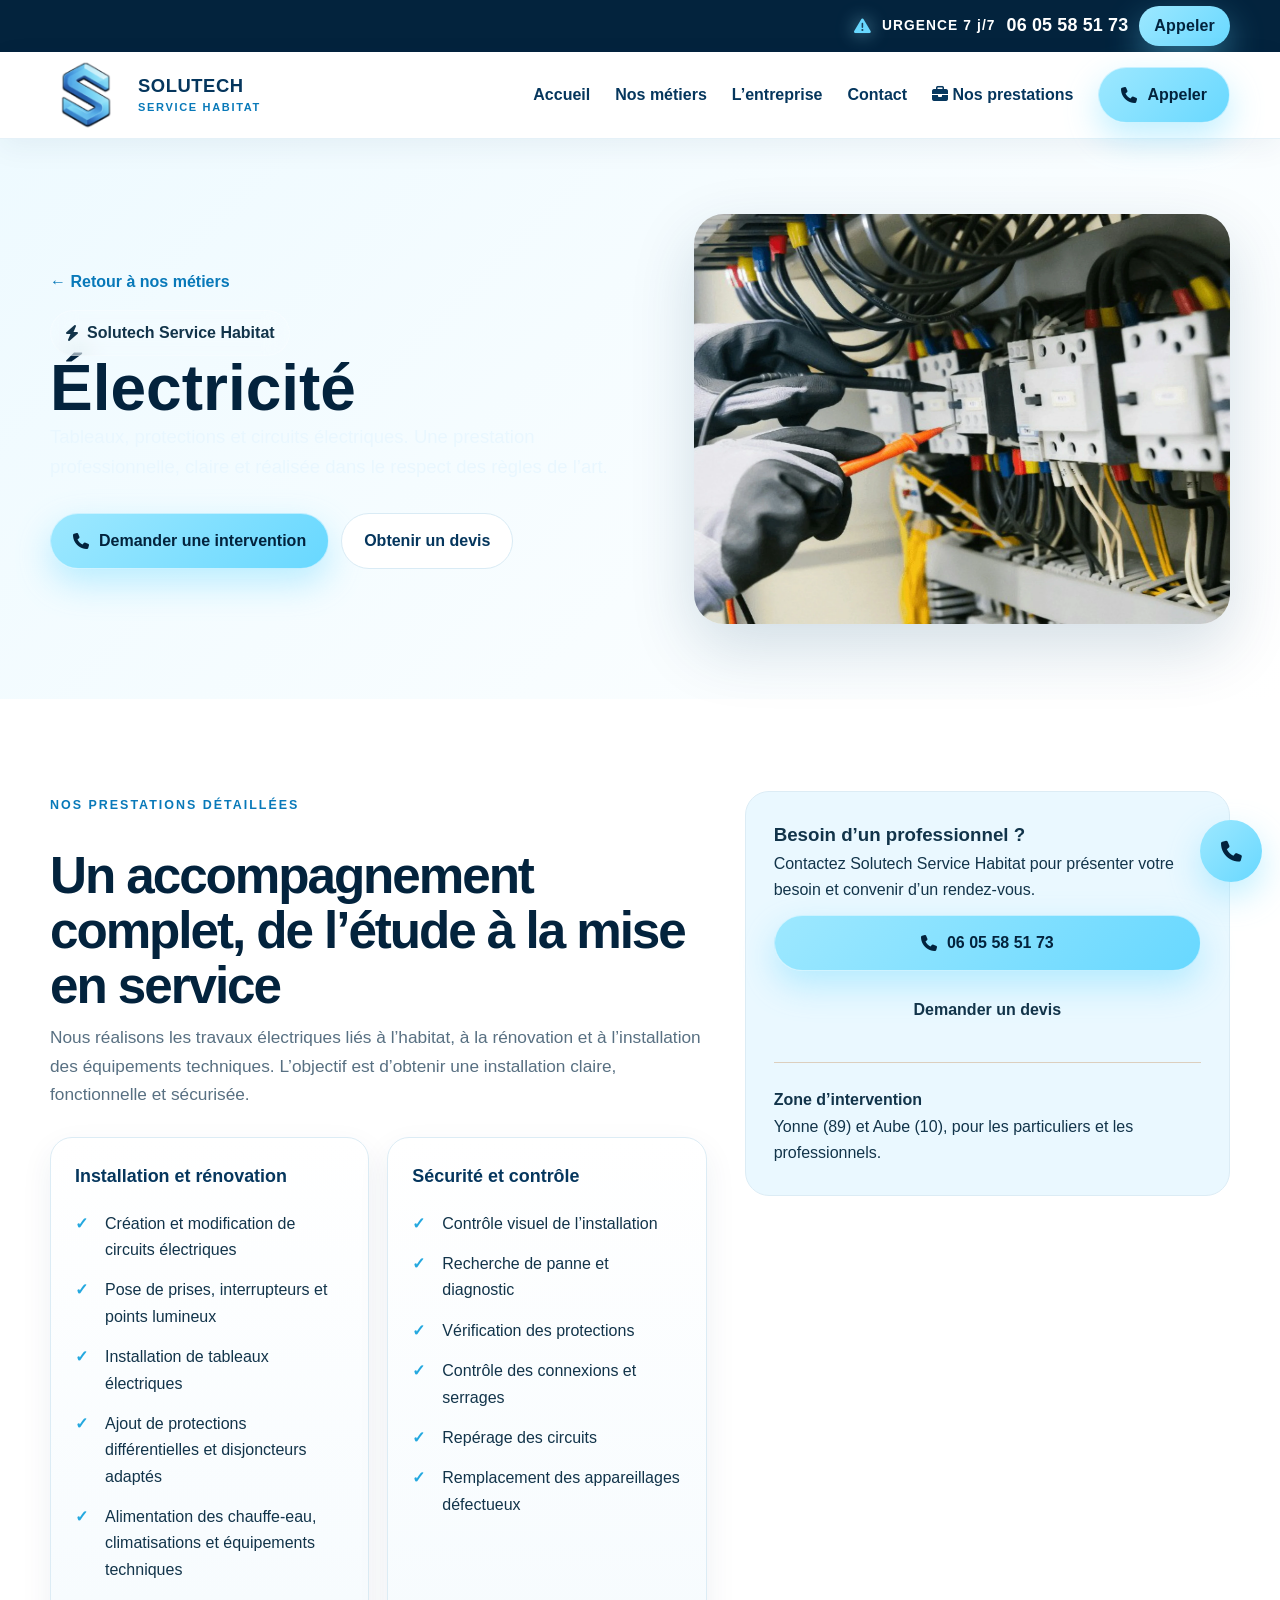
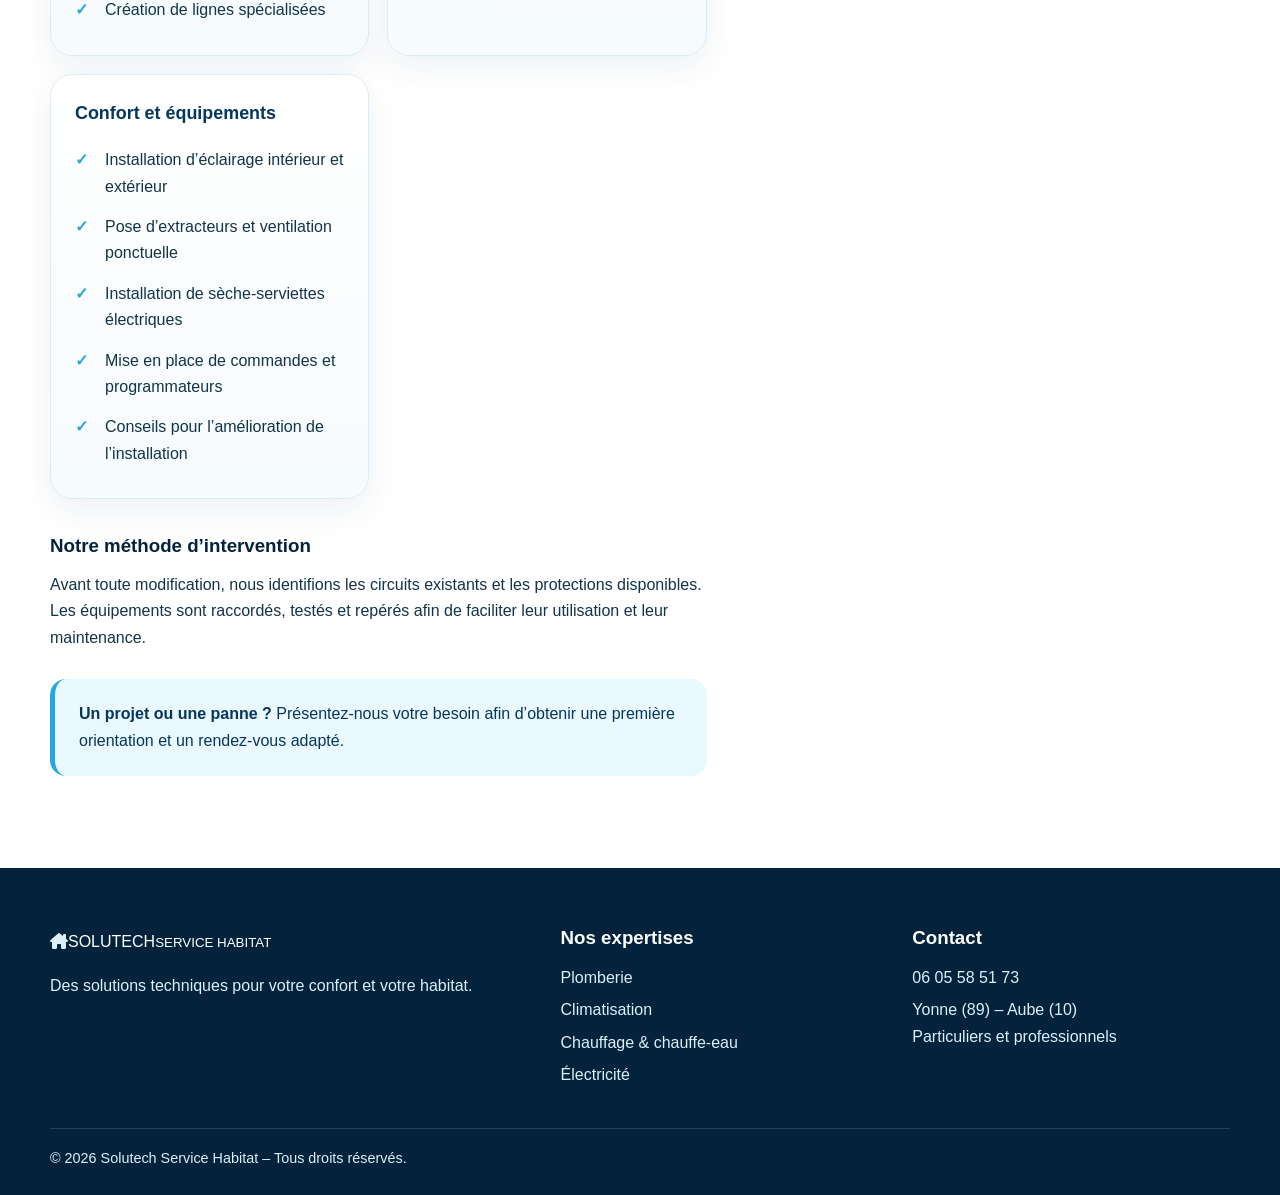
<file: services/electricite.html>
<!DOCTYPE html>

<html lang="fr"><head><meta charset="utf-8"/><meta content="width=device-width,initial-scale=1" name="viewport"/><meta content="Travaux d’électricité, tableaux, protections, circuits et dépannage dans l’Yonne et une partie de l’Aube, pour les particuliers et les professionnels." name="description"/><title>Électricien dans l’Yonne : installation et dépannage | Solutech</title><link href="https://cdnjs.cloudflare.com/ajax/libs/font-awesome/6.5.2/css/all.min.css" rel="stylesheet"/><link href="../assets/style.css" rel="stylesheet"/><link data-solutech-seo="true" href="https://solutechservicehabitat.fr/services/electricite.html" rel="canonical"/><link data-solutech-seo="true" href="https://solutechservicehabitat.fr/assets/logo-solutech.png" rel="icon" type="image/png"/><meta content="index, follow, max-image-preview:large" data-solutech-seo="true" name="robots"/><meta content="fr_FR" data-solutech-seo="true" property="og:locale"/><meta content="website" data-solutech-seo="true" property="og:type"/><meta content="Solutech Service Habitat" data-solutech-seo="true" property="og:site_name"/><meta content="Électricien dans l’Yonne : installation et dépannage | Solutech" data-solutech-seo="true" property="og:title"/><meta content="Travaux d’électricité, tableaux, protections, circuits et dépannage dans l’Yonne et une partie de l’Aube, pour les particuliers et les professionnels." data-solutech-seo="true" property="og:description"/><meta content="https://solutechservicehabitat.fr/services/electricite.html" data-solutech-seo="true" property="og:url"/><meta content="https://solutechservicehabitat.fr/assets/photos/electricite-moderne.webp" data-solutech-seo="true" property="og:image"/><meta content="Solutech Service Habitat" data-solutech-seo="true" property="og:image:alt"/><meta content="summary_large_image" data-solutech-seo="true" name="twitter:card"/><meta content="Électricien dans l’Yonne : installation et dépannage | Solutech" data-solutech-seo="true" name="twitter:title"/><meta content="Travaux d’électricité, tableaux, protections, circuits et dépannage dans l’Yonne et une partie de l’Aube, pour les particuliers et les professionnels." data-solutech-seo="true" name="twitter:description"/><meta content="https://solutechservicehabitat.fr/assets/photos/electricite-moderne.webp" data-solutech-seo="true" name="twitter:image"/><meta content="#14b8c4" data-solutech-seo="true" name="theme-color"/><script data-solutech-seo="true" type="application/ld+json">{"@context":"https://schema.org","@type":"Service","@id":"https://solutechservicehabitat.fr/services/electricite.html#service","name":"Électricité et dépannage électrique","description":"Travaux d’électricité, tableaux, protections, circuits et dépannage dans l’Yonne et une partie de l’Aube, pour les particuliers et les professionnels.","url":"https://solutechservicehabitat.fr/services/electricite.html","image":"https://solutechservicehabitat.fr/assets/photos/electricite-moderne.webp","provider":{"@id":"https://solutechservicehabitat.fr/#entreprise"},"areaServed":[{"@type":"AdministrativeArea","name":"Yonne"},{"@type":"AdministrativeArea","name":"Aube"}]}</script></head><body><div class="topbar"><div class="container"><a class="topbar-emergency" href="tel:0605585173"><i class="fa-solid fa-triangle-exclamation"></i><strong>URGENCE 7 j/7</strong><span>06 05 58 51 73</span><span class="topbar-call">Appeler</span></a></div></div><header class="site-header"><div class="container nav-wrap"><a class="brand" href="../index.html"><img alt="Logo Solutech Service Habitat" decoding="async" src="../assets/logo-solutech.png"/><span class="brand-text">SOLUTECH<small>SERVICE HABITAT</small></span></a><button aria-label="Ouvrir le menu" class="menu-toggle"><i class="fa-solid fa-bars"></i></button><nav class="nav"><a href="../index.html#accueil">Accueil</a><a href="../index.html#services">Nos métiers</a><a href="../index.html#entreprise">L’entreprise</a><a href="../index.html#contact">Contact</a><a href="../prestations.html"><i class="fa-solid fa-briefcase"></i> Nos prestations</a><a class="button button-primary" href="tel:0605585173"><i class="fa-solid fa-phone"></i> Appeler</a></nav></div></header><main><section class="page-hero"><div class="container page-hero-grid"><div><div class="breadcrumbs"><a href="../index.html#services">← Retour à nos métiers</a></div><span class="eyebrow"><i class="fa-solid fa-bolt"></i> Solutech Service Habitat</span><h1>Électricité</h1><p class="hero-copy">Tableaux, protections et circuits électriques. Une prestation professionnelle, claire et réalisée dans le respect des règles de l’art.</p><div class="hero-actions"><a class="button button-primary" href="tel:0605585173"><i class="fa-solid fa-phone"></i> Demander une intervention</a><a class="button button-white" href="../index.html#contact">Obtenir un devis</a></div></div><div class="page-hero-image"><img alt="Illustration Électricité" decoding="async" src="../assets/photos/electricite-moderne.webp"/></div></div></section><section class="section"><div class="container content-grid"><article class="prose"><span class="section-kicker">Nos prestations détaillées</span><h2>Un accompagnement complet, de l’étude à la mise en service</h2><p class="service-lead">Nous réalisons les travaux électriques liés à l’habitat, à la rénovation et à l’installation des équipements techniques. L’objectif est d’obtenir une installation claire, fonctionnelle et sécurisée.</p><div class="detail-grid"><section class="detail-card"><h3>Installation et rénovation</h3><ul class="check-list"><li>Création et modification de circuits électriques</li><li>Pose de prises, interrupteurs et points lumineux</li><li>Installation de tableaux électriques</li><li>Ajout de protections différentielles et disjoncteurs adaptés</li><li>Alimentation des chauffe-eau, climatisations et équipements techniques</li><li>Création de lignes spécialisées</li></ul></section><section class="detail-card"><h3>Sécurité et contrôle</h3><ul class="check-list"><li>Contrôle visuel de l’installation</li><li>Recherche de panne et diagnostic</li><li>Vérification des protections</li><li>Contrôle des connexions et serrages</li><li>Repérage des circuits</li><li>Remplacement des appareillages défectueux</li></ul></section><section class="detail-card"><h3>Confort et équipements</h3><ul class="check-list"><li>Installation d’éclairage intérieur et extérieur</li><li>Pose d’extracteurs et ventilation ponctuelle</li><li>Installation de sèche-serviettes électriques</li><li>Mise en place de commandes et programmateurs</li><li>Conseils pour l’amélioration de l’installation</li></ul></section></div><h3>Notre méthode d’intervention</h3><p>Avant toute modification, nous identifions les circuits existants et les protections disponibles. Les équipements sont raccordés, testés et repérés afin de faciliter leur utilisation et leur maintenance.</p><div class="service-callout"><strong>Un projet ou une panne ?</strong> Présentez-nous votre besoin afin d’obtenir une première orientation et un rendez-vous adapté.</div></article><aside><div class="side-card"><h3>Besoin d’un professionnel ?</h3><p>Contactez Solutech Service Habitat pour présenter votre besoin et convenir d’un rendez-vous.</p><a class="button button-primary" href="tel:0605585173"><i class="fa-solid fa-phone"></i> 06 05 58 51 73</a><a class="button button-secondary" href="../index.html#contact">Demander un devis</a><hr style="border:0;border-top:1px solid #dccfbe;margin:24px 0"/><strong>Zone d’intervention</strong><p>Yonne (89) et Aube (10), pour les particuliers et les professionnels.</p></div></aside></div></section></main><footer class="footer"><div class="container"><div class="footer-grid"><div><a class="brand" href="../index.html"><span class="brand-mark"><i class="fa-solid fa-house-chimney"></i></span><span style="color:#fff">SOLUTECH<small>SERVICE HABITAT</small></span></a><p style="margin-top:18px">Des solutions techniques pour votre confort et votre habitat.</p></div><div><h3>Nos expertises</h3><a href="plomberie.html">Plomberie</a><a href="frigoriste.html">Climatisation</a><a href="chauffage-chauffe-eau.html">Chauffage &amp; chauffe-eau</a><a href="electricite.html">Électricité</a></div><div><h3>Contact</h3><a href="tel:0605585173">06 05 58 51 73</a><p>Yonne (89) – Aube (10)</p><p>Particuliers et professionnels</p></div></div><div class="footer-bottom">© 2026 Solutech Service Habitat – Tous droits réservés.</div></div></footer><a aria-label="Appeler Solutech" class="floating-phone" href="tel:0605585173"><i class="fa-solid fa-phone"></i></a><script src="../assets/script.js"></script></body></html>
</file>
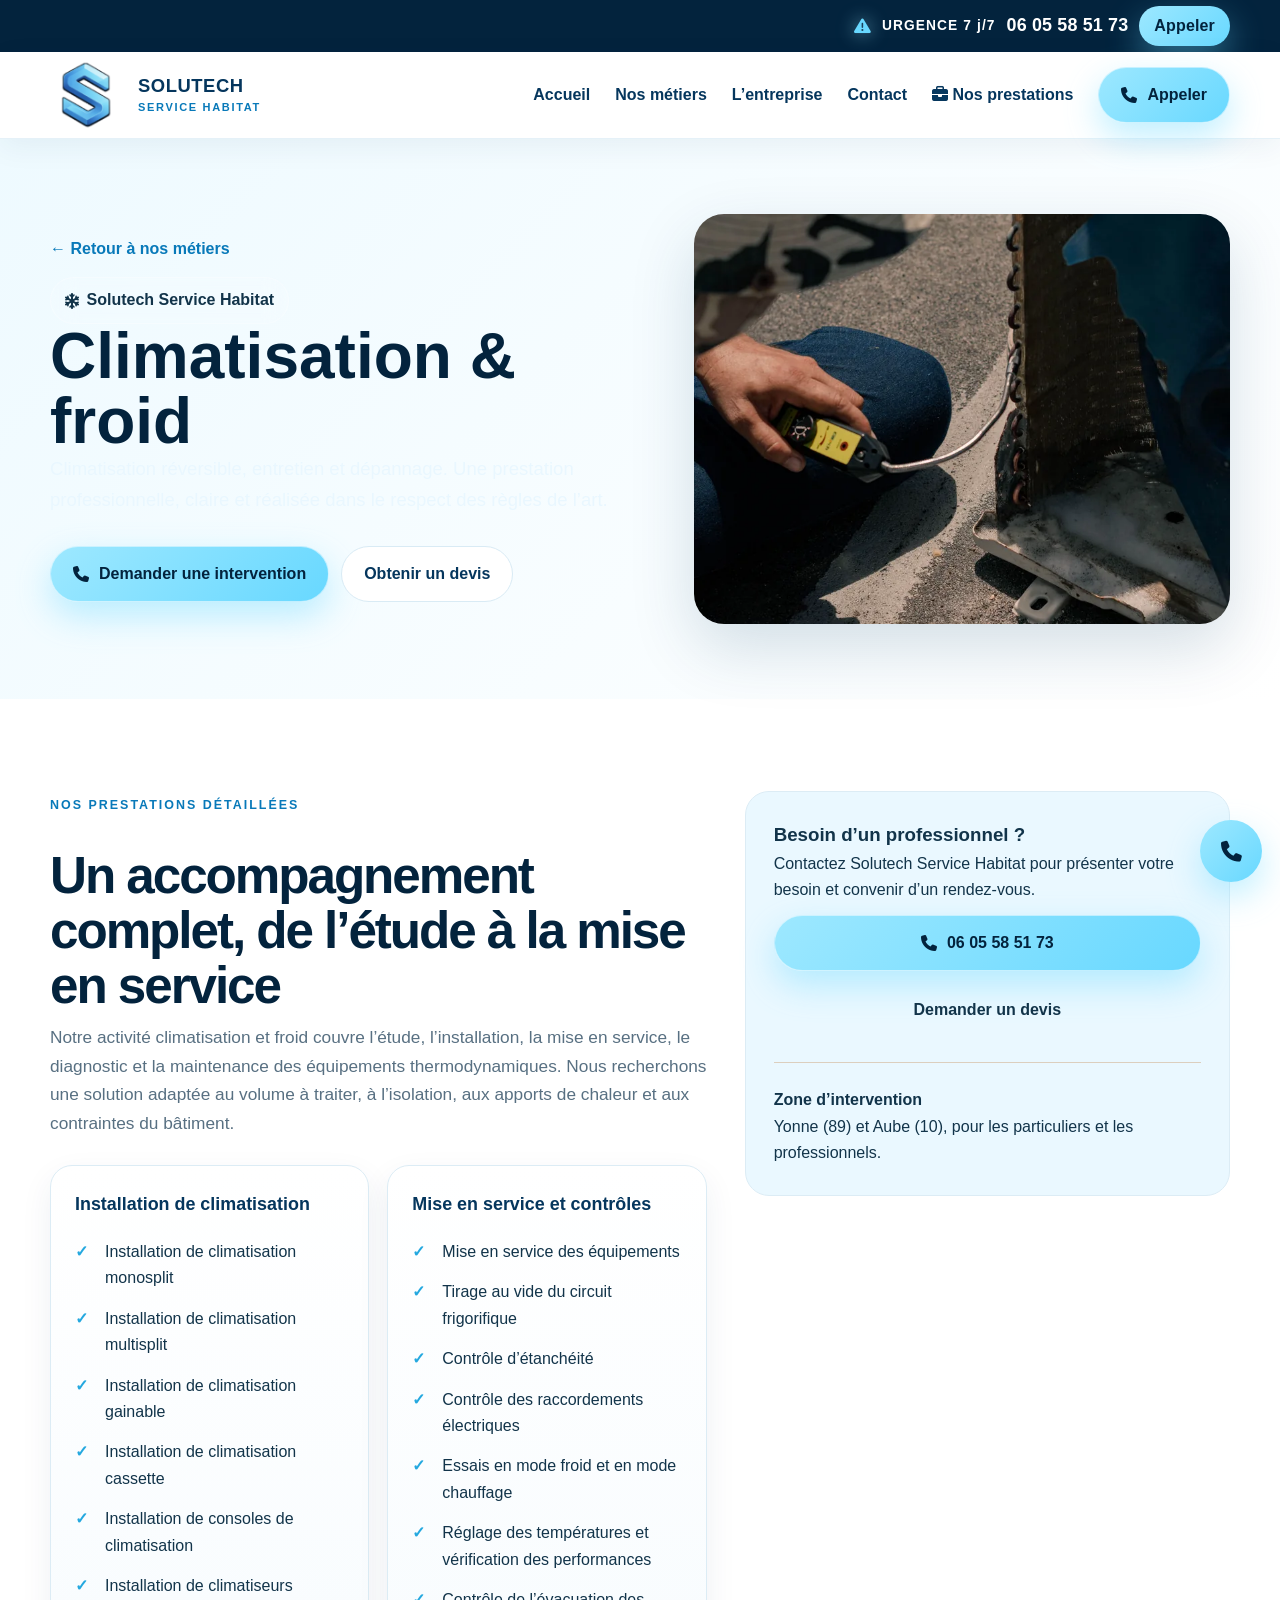
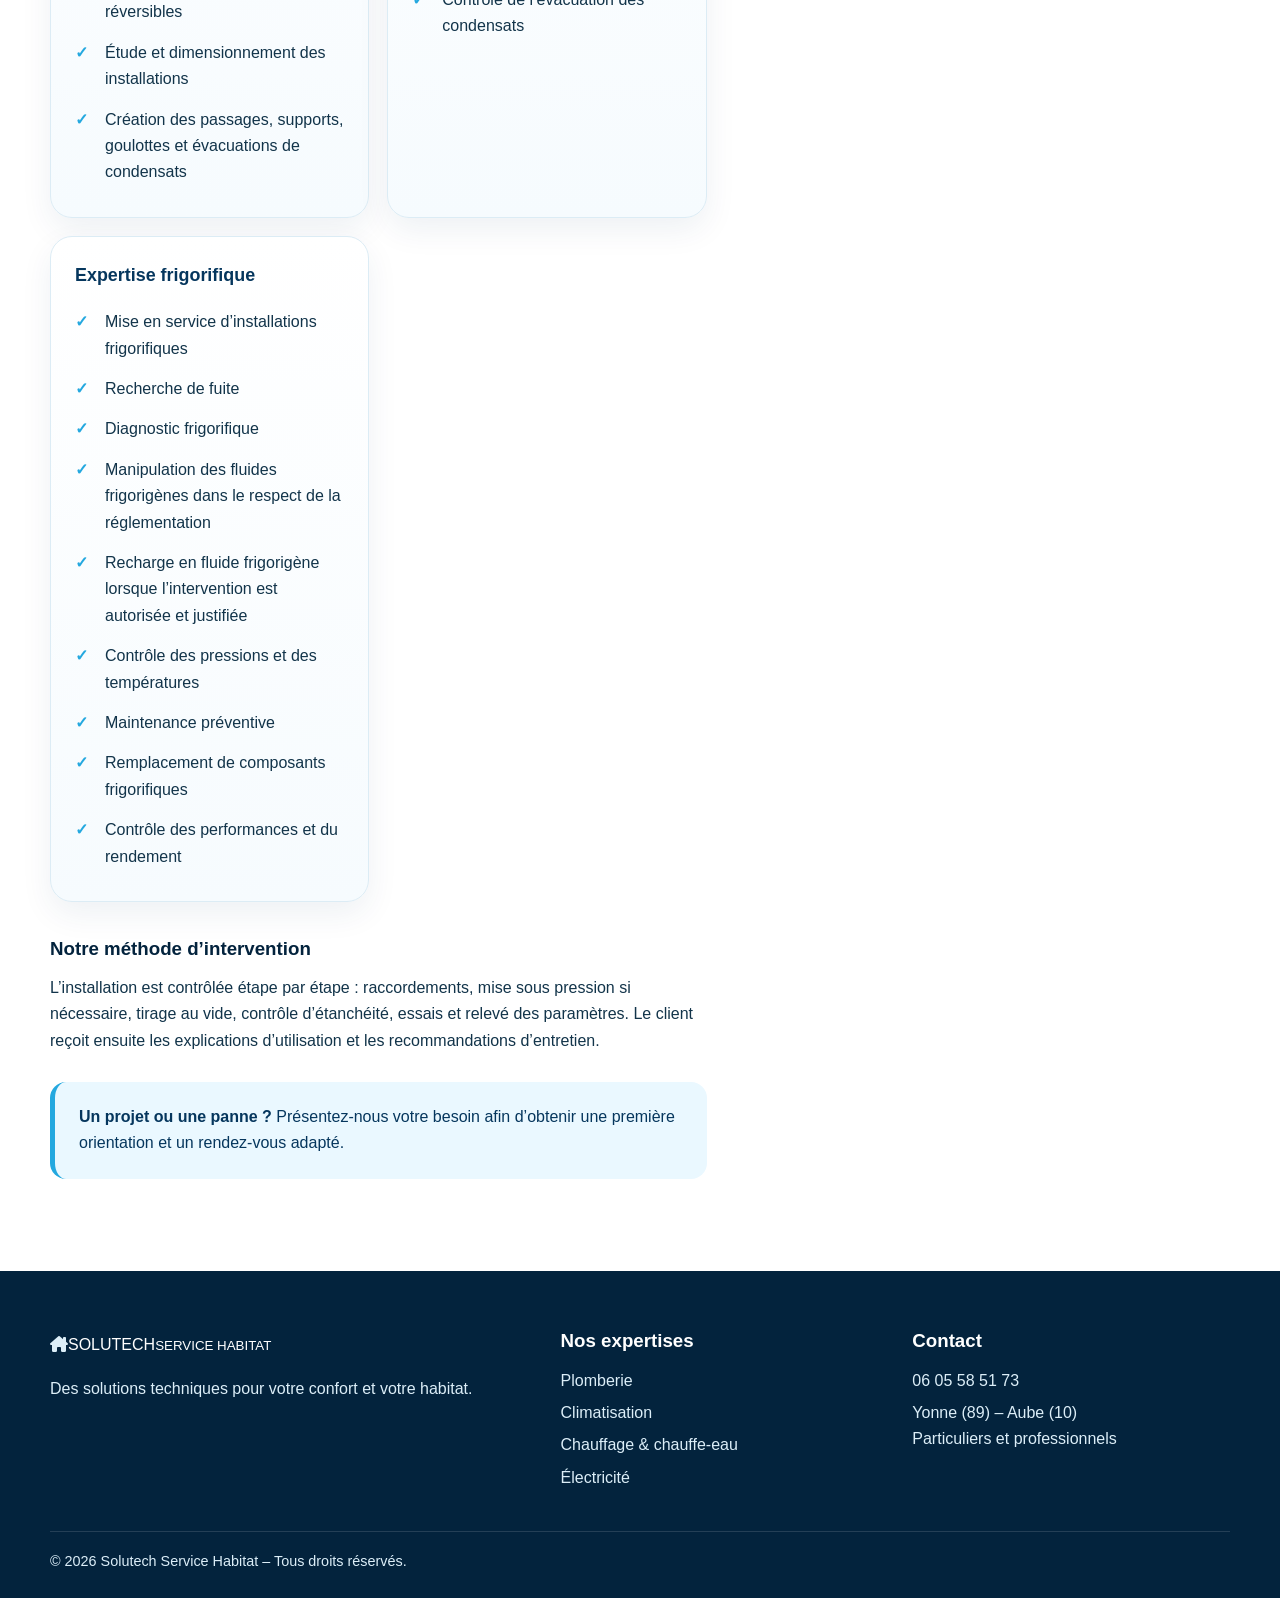
<file: services/frigoriste.html>
<!DOCTYPE html>

<html lang="fr"><head><meta charset="utf-8"/><meta content="width=device-width,initial-scale=1" name="viewport"/><meta content="Installation, mise en service, entretien et dépannage de climatisation, pompe à chaleur air-air et équipements frigorifiques dans l’Yonne et une partie de l’Aube." name="description"/><title>Climatisation, pompe à chaleur et froid dans l’Yonne | Solutech</title><link href="https://cdnjs.cloudflare.com/ajax/libs/font-awesome/6.5.2/css/all.min.css" rel="stylesheet"/><link href="../assets/style.css" rel="stylesheet"/><link data-solutech-seo="true" href="https://solutechservicehabitat.fr/services/frigoriste.html" rel="canonical"/><link data-solutech-seo="true" href="https://solutechservicehabitat.fr/assets/logo-solutech.png" rel="icon" type="image/png"/><meta content="index, follow, max-image-preview:large" data-solutech-seo="true" name="robots"/><meta content="fr_FR" data-solutech-seo="true" property="og:locale"/><meta content="website" data-solutech-seo="true" property="og:type"/><meta content="Solutech Service Habitat" data-solutech-seo="true" property="og:site_name"/><meta content="Climatisation, pompe à chaleur et froid dans l’Yonne | Solutech" data-solutech-seo="true" property="og:title"/><meta content="Installation, mise en service, entretien et dépannage de climatisation, pompe à chaleur air-air et équipements frigorifiques dans l’Yonne et une partie de l’Aube." data-solutech-seo="true" property="og:description"/><meta content="https://solutechservicehabitat.fr/services/frigoriste.html" data-solutech-seo="true" property="og:url"/><meta content="https://solutechservicehabitat.fr/assets/photos/climatisation-technique.webp" data-solutech-seo="true" property="og:image"/><meta content="Solutech Service Habitat" data-solutech-seo="true" property="og:image:alt"/><meta content="summary_large_image" data-solutech-seo="true" name="twitter:card"/><meta content="Climatisation, pompe à chaleur et froid dans l’Yonne | Solutech" data-solutech-seo="true" name="twitter:title"/><meta content="Installation, mise en service, entretien et dépannage de climatisation, pompe à chaleur air-air et équipements frigorifiques dans l’Yonne et une partie de l’Aube." data-solutech-seo="true" name="twitter:description"/><meta content="https://solutechservicehabitat.fr/assets/photos/climatisation-technique.webp" data-solutech-seo="true" name="twitter:image"/><meta content="#14b8c4" data-solutech-seo="true" name="theme-color"/><script data-solutech-seo="true" type="application/ld+json">{"@context":"https://schema.org","@type":"Service","@id":"https://solutechservicehabitat.fr/services/frigoriste.html#service","name":"Climatisation, pompe à chaleur et froid","description":"Installation, mise en service, entretien et dépannage de climatisation, pompe à chaleur air-air et équipements frigorifiques dans l’Yonne et une partie de l’Aube.","url":"https://solutechservicehabitat.fr/services/frigoriste.html","image":"https://solutechservicehabitat.fr/assets/photos/climatisation-technique.webp","provider":{"@id":"https://solutechservicehabitat.fr/#entreprise"},"areaServed":[{"@type":"AdministrativeArea","name":"Yonne"},{"@type":"AdministrativeArea","name":"Aube"}]}</script></head><body><div class="topbar"><div class="container"><a class="topbar-emergency" href="tel:0605585173"><i class="fa-solid fa-triangle-exclamation"></i><strong>URGENCE 7 j/7</strong><span>06 05 58 51 73</span><span class="topbar-call">Appeler</span></a></div></div><header class="site-header"><div class="container nav-wrap"><a class="brand" href="../index.html"><img alt="Logo Solutech Service Habitat" decoding="async" src="../assets/logo-solutech.png"/><span class="brand-text">SOLUTECH<small>SERVICE HABITAT</small></span></a><button aria-label="Ouvrir le menu" class="menu-toggle"><i class="fa-solid fa-bars"></i></button><nav class="nav"><a href="../index.html#accueil">Accueil</a><a href="../index.html#services">Nos métiers</a><a href="../index.html#entreprise">L’entreprise</a><a href="../index.html#contact">Contact</a><a href="../prestations.html"><i class="fa-solid fa-briefcase"></i> Nos prestations</a><a class="button button-primary" href="tel:0605585173"><i class="fa-solid fa-phone"></i> Appeler</a></nav></div></header><main><section class="page-hero"><div class="container page-hero-grid"><div><div class="breadcrumbs"><a href="../index.html#services">← Retour à nos métiers</a></div><span class="eyebrow"><i class="fa-solid fa-snowflake"></i> Solutech Service Habitat</span><h1>Climatisation &amp; froid</h1><p class="hero-copy">Climatisation réversible, entretien et dépannage. Une prestation professionnelle, claire et réalisée dans le respect des règles de l’art.</p><div class="hero-actions"><a class="button button-primary" href="tel:0605585173"><i class="fa-solid fa-phone"></i> Demander une intervention</a><a class="button button-white" href="../index.html#contact">Obtenir un devis</a></div></div><div class="page-hero-image"><img alt="Illustration Climatisation &amp; froid" decoding="async" src="../assets/photos/climatisation-technique.webp"/></div></div></section><section class="section"><div class="container content-grid"><article class="prose"><span class="section-kicker">Nos prestations détaillées</span><h2>Un accompagnement complet, de l’étude à la mise en service</h2><p class="service-lead">Notre activité climatisation et froid couvre l’étude, l’installation, la mise en service, le diagnostic et la maintenance des équipements thermodynamiques. Nous recherchons une solution adaptée au volume à traiter, à l’isolation, aux apports de chaleur et aux contraintes du bâtiment.</p><div class="detail-grid"><section class="detail-card"><h3>Installation de climatisation</h3><ul class="check-list"><li>Installation de climatisation monosplit</li><li>Installation de climatisation multisplit</li><li>Installation de climatisation gainable</li><li>Installation de climatisation cassette</li><li>Installation de consoles de climatisation</li><li>Installation de climatiseurs réversibles</li><li>Étude et dimensionnement des installations</li><li>Création des passages, supports, goulottes et évacuations de condensats</li></ul></section><section class="detail-card"><h3>Mise en service et contrôles</h3><ul class="check-list"><li>Mise en service des équipements</li><li>Tirage au vide du circuit frigorifique</li><li>Contrôle d’étanchéité</li><li>Contrôle des raccordements électriques</li><li>Essais en mode froid et en mode chauffage</li><li>Réglage des températures et vérification des performances</li><li>Contrôle de l’évacuation des condensats</li></ul></section><section class="detail-card"><h3>Expertise frigorifique</h3><ul class="check-list"><li>Mise en service d’installations frigorifiques</li><li>Recherche de fuite</li><li>Diagnostic frigorifique</li><li>Manipulation des fluides frigorigènes dans le respect de la réglementation</li><li>Recharge en fluide frigorigène lorsque l’intervention est autorisée et justifiée</li><li>Contrôle des pressions et des températures</li><li>Maintenance préventive</li><li>Remplacement de composants frigorifiques</li><li>Contrôle des performances et du rendement</li></ul></section></div><h3>Notre méthode d’intervention</h3><p>L’installation est contrôlée étape par étape : raccordements, mise sous pression si nécessaire, tirage au vide, contrôle d’étanchéité, essais et relevé des paramètres. Le client reçoit ensuite les explications d’utilisation et les recommandations d’entretien.</p><div class="service-callout"><strong>Un projet ou une panne ?</strong> Présentez-nous votre besoin afin d’obtenir une première orientation et un rendez-vous adapté.</div></article><aside><div class="side-card"><h3>Besoin d’un professionnel ?</h3><p>Contactez Solutech Service Habitat pour présenter votre besoin et convenir d’un rendez-vous.</p><a class="button button-primary" href="tel:0605585173"><i class="fa-solid fa-phone"></i> 06 05 58 51 73</a><a class="button button-secondary" href="../index.html#contact">Demander un devis</a><hr style="border:0;border-top:1px solid #dccfbe;margin:24px 0"/><strong>Zone d’intervention</strong><p>Yonne (89) et Aube (10), pour les particuliers et les professionnels.</p></div></aside></div></section></main><footer class="footer"><div class="container"><div class="footer-grid"><div><a class="brand" href="../index.html"><span class="brand-mark"><i class="fa-solid fa-house-chimney"></i></span><span style="color:#fff">SOLUTECH<small>SERVICE HABITAT</small></span></a><p style="margin-top:18px">Des solutions techniques pour votre confort et votre habitat.</p></div><div><h3>Nos expertises</h3><a href="plomberie.html">Plomberie</a><a href="frigoriste.html">Climatisation</a><a href="chauffage-chauffe-eau.html">Chauffage &amp; chauffe-eau</a><a href="electricite.html">Électricité</a></div><div><h3>Contact</h3><a href="tel:0605585173">06 05 58 51 73</a><p>Yonne (89) – Aube (10)</p><p>Particuliers et professionnels</p></div></div><div class="footer-bottom">© 2026 Solutech Service Habitat – Tous droits réservés.</div></div></footer><a aria-label="Appeler Solutech" class="floating-phone" href="tel:0605585173"><i class="fa-solid fa-phone"></i></a><script src="../assets/script.js"></script></body></html>
</file>
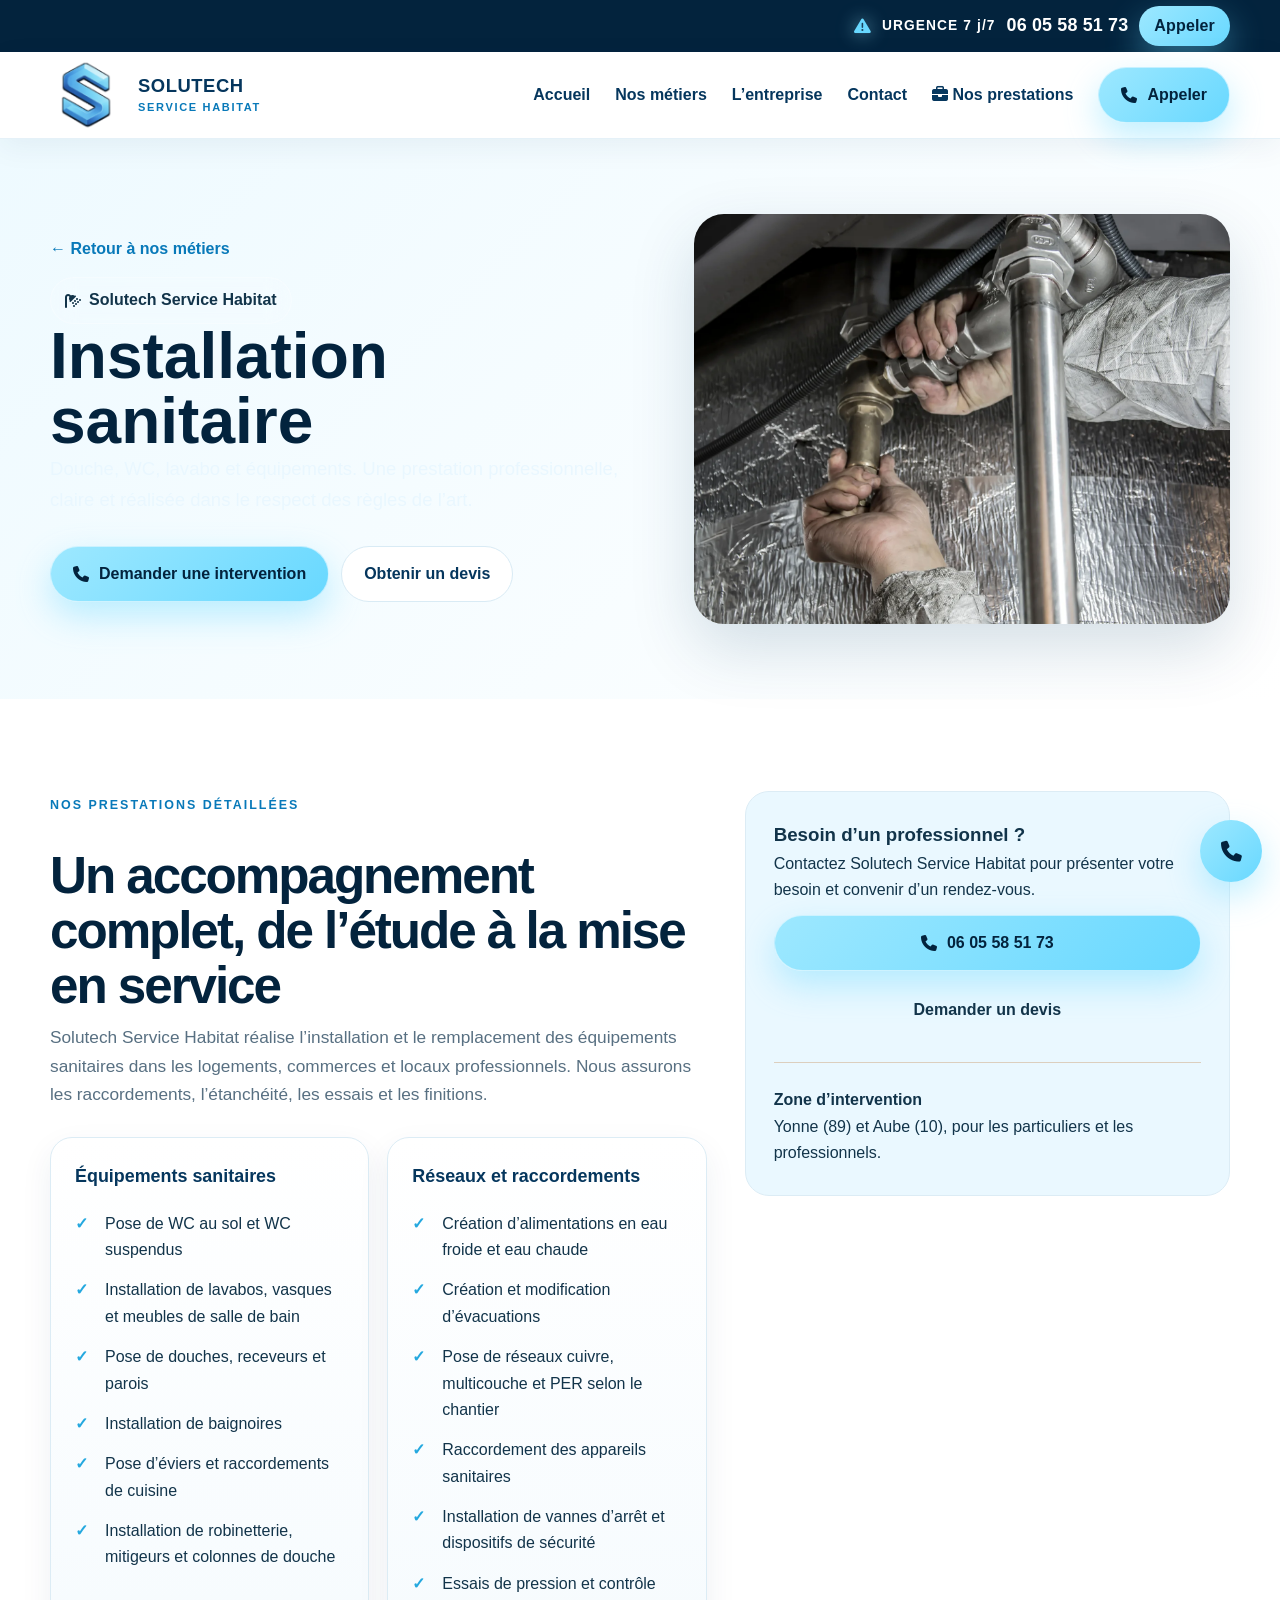
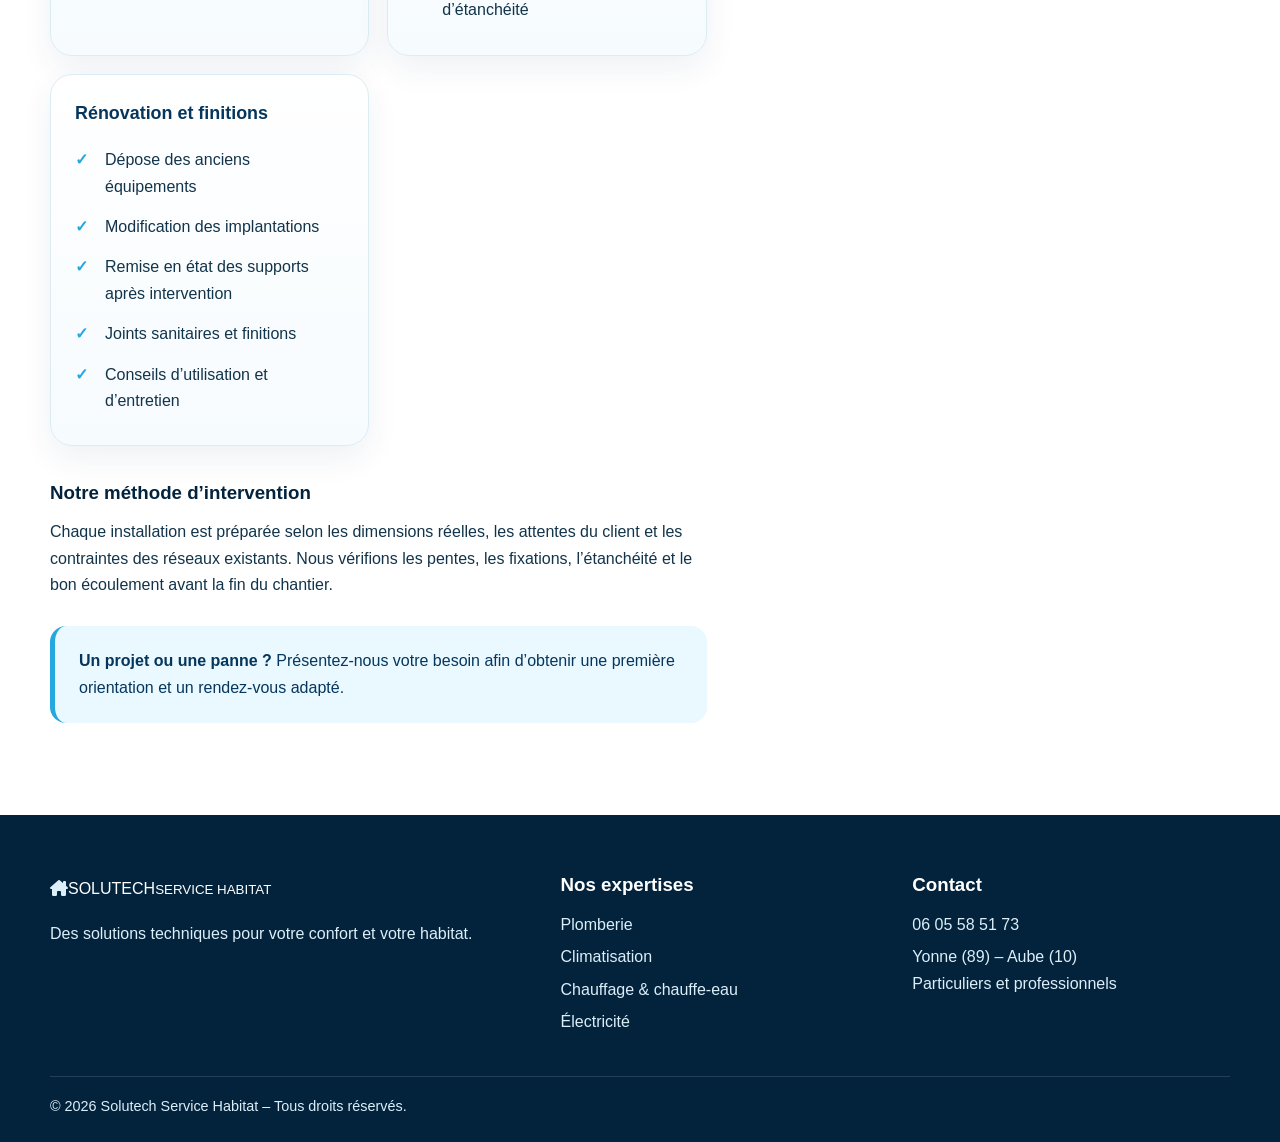
<file: services/installation-sanitaire.html>
<!DOCTYPE html>

<html lang="fr"><head><meta charset="utf-8"/><meta content="width=device-width,initial-scale=1" name="viewport"/><meta content="Installation de douche, WC, lavabo, robinetterie et équipements sanitaires dans l’Yonne et une partie de l’Aube. Étude, pose et raccordements soignés." name="description"/><title>Installation sanitaire dans l’Yonne | Solutech Service Habitat</title><link href="https://cdnjs.cloudflare.com/ajax/libs/font-awesome/6.5.2/css/all.min.css" rel="stylesheet"/><link href="../assets/style.css" rel="stylesheet"/><link data-solutech-seo="true" href="https://solutechservicehabitat.fr/services/installation-sanitaire.html" rel="canonical"/><link data-solutech-seo="true" href="https://solutechservicehabitat.fr/assets/logo-solutech.png" rel="icon" type="image/png"/><meta content="index, follow, max-image-preview:large" data-solutech-seo="true" name="robots"/><meta content="fr_FR" data-solutech-seo="true" property="og:locale"/><meta content="website" data-solutech-seo="true" property="og:type"/><meta content="Solutech Service Habitat" data-solutech-seo="true" property="og:site_name"/><meta content="Installation sanitaire dans l’Yonne | Solutech Service Habitat" data-solutech-seo="true" property="og:title"/><meta content="Installation de douche, WC, lavabo, robinetterie et équipements sanitaires dans l’Yonne et une partie de l’Aube. Étude, pose et raccordements soignés." data-solutech-seo="true" property="og:description"/><meta content="https://solutechservicehabitat.fr/services/installation-sanitaire.html" data-solutech-seo="true" property="og:url"/><meta content="https://solutechservicehabitat.fr/assets/photos/installation-sanitaire.webp" data-solutech-seo="true" property="og:image"/><meta content="Solutech Service Habitat" data-solutech-seo="true" property="og:image:alt"/><meta content="summary_large_image" data-solutech-seo="true" name="twitter:card"/><meta content="Installation sanitaire dans l’Yonne | Solutech Service Habitat" data-solutech-seo="true" name="twitter:title"/><meta content="Installation de douche, WC, lavabo, robinetterie et équipements sanitaires dans l’Yonne et une partie de l’Aube. Étude, pose et raccordements soignés." data-solutech-seo="true" name="twitter:description"/><meta content="https://solutechservicehabitat.fr/assets/photos/installation-sanitaire.webp" data-solutech-seo="true" name="twitter:image"/><meta content="#14b8c4" data-solutech-seo="true" name="theme-color"/><script data-solutech-seo="true" type="application/ld+json">{"@context":"https://schema.org","@type":"Service","@id":"https://solutechservicehabitat.fr/services/installation-sanitaire.html#service","name":"Installation sanitaire","description":"Installation de douche, WC, lavabo, robinetterie et équipements sanitaires dans l’Yonne et une partie de l’Aube. Étude, pose et raccordements soignés.","url":"https://solutechservicehabitat.fr/services/installation-sanitaire.html","image":"https://solutechservicehabitat.fr/assets/photos/installation-sanitaire.webp","provider":{"@id":"https://solutechservicehabitat.fr/#entreprise"},"areaServed":[{"@type":"AdministrativeArea","name":"Yonne"},{"@type":"AdministrativeArea","name":"Aube"}]}</script></head><body><div class="topbar"><div class="container"><a class="topbar-emergency" href="tel:0605585173"><i class="fa-solid fa-triangle-exclamation"></i><strong>URGENCE 7 j/7</strong><span>06 05 58 51 73</span><span class="topbar-call">Appeler</span></a></div></div><header class="site-header"><div class="container nav-wrap"><a class="brand" href="../index.html"><img alt="Logo Solutech Service Habitat" decoding="async" src="../assets/logo-solutech.png"/><span class="brand-text">SOLUTECH<small>SERVICE HABITAT</small></span></a><button aria-label="Ouvrir le menu" class="menu-toggle"><i class="fa-solid fa-bars"></i></button><nav class="nav"><a href="../index.html#accueil">Accueil</a><a href="../index.html#services">Nos métiers</a><a href="../index.html#entreprise">L’entreprise</a><a href="../index.html#contact">Contact</a><a href="../prestations.html"><i class="fa-solid fa-briefcase"></i> Nos prestations</a><a class="button button-primary" href="tel:0605585173"><i class="fa-solid fa-phone"></i> Appeler</a></nav></div></header><main><section class="page-hero"><div class="container page-hero-grid"><div><div class="breadcrumbs"><a href="../index.html#services">← Retour à nos métiers</a></div><span class="eyebrow"><i class="fa-solid fa-shower"></i> Solutech Service Habitat</span><h1>Installation sanitaire</h1><p class="hero-copy">Douche, WC, lavabo et équipements. Une prestation professionnelle, claire et réalisée dans le respect des règles de l’art.</p><div class="hero-actions"><a class="button button-primary" href="tel:0605585173"><i class="fa-solid fa-phone"></i> Demander une intervention</a><a class="button button-white" href="../index.html#contact">Obtenir un devis</a></div></div><div class="page-hero-image"><img alt="Illustration Installation sanitaire" decoding="async" src="../assets/photos/installation-sanitaire.webp"/></div></div></section><section class="section"><div class="container content-grid"><article class="prose"><span class="section-kicker">Nos prestations détaillées</span><h2>Un accompagnement complet, de l’étude à la mise en service</h2><p class="service-lead">Solutech Service Habitat réalise l’installation et le remplacement des équipements sanitaires dans les logements, commerces et locaux professionnels. Nous assurons les raccordements, l’étanchéité, les essais et les finitions.</p><div class="detail-grid"><section class="detail-card"><h3>Équipements sanitaires</h3><ul class="check-list"><li>Pose de WC au sol et WC suspendus</li><li>Installation de lavabos, vasques et meubles de salle de bain</li><li>Pose de douches, receveurs et parois</li><li>Installation de baignoires</li><li>Pose d’éviers et raccordements de cuisine</li><li>Installation de robinetterie, mitigeurs et colonnes de douche</li></ul></section><section class="detail-card"><h3>Réseaux et raccordements</h3><ul class="check-list"><li>Création d’alimentations en eau froide et eau chaude</li><li>Création et modification d’évacuations</li><li>Pose de réseaux cuivre, multicouche et PER selon le chantier</li><li>Raccordement des appareils sanitaires</li><li>Installation de vannes d’arrêt et dispositifs de sécurité</li><li>Essais de pression et contrôle d’étanchéité</li></ul></section><section class="detail-card"><h3>Rénovation et finitions</h3><ul class="check-list"><li>Dépose des anciens équipements</li><li>Modification des implantations</li><li>Remise en état des supports après intervention</li><li>Joints sanitaires et finitions</li><li>Conseils d’utilisation et d’entretien</li></ul></section></div><h3>Notre méthode d’intervention</h3><p>Chaque installation est préparée selon les dimensions réelles, les attentes du client et les contraintes des réseaux existants. Nous vérifions les pentes, les fixations, l’étanchéité et le bon écoulement avant la fin du chantier.</p><div class="service-callout"><strong>Un projet ou une panne ?</strong> Présentez-nous votre besoin afin d’obtenir une première orientation et un rendez-vous adapté.</div></article><aside><div class="side-card"><h3>Besoin d’un professionnel ?</h3><p>Contactez Solutech Service Habitat pour présenter votre besoin et convenir d’un rendez-vous.</p><a class="button button-primary" href="tel:0605585173"><i class="fa-solid fa-phone"></i> 06 05 58 51 73</a><a class="button button-secondary" href="../index.html#contact">Demander un devis</a><hr style="border:0;border-top:1px solid #dccfbe;margin:24px 0"/><strong>Zone d’intervention</strong><p>Yonne (89) et Aube (10), pour les particuliers et les professionnels.</p></div></aside></div></section></main><footer class="footer"><div class="container"><div class="footer-grid"><div><a class="brand" href="../index.html"><span class="brand-mark"><i class="fa-solid fa-house-chimney"></i></span><span style="color:#fff">SOLUTECH<small>SERVICE HABITAT</small></span></a><p style="margin-top:18px">Des solutions techniques pour votre confort et votre habitat.</p></div><div><h3>Nos expertises</h3><a href="plomberie.html">Plomberie</a><a href="frigoriste.html">Climatisation</a><a href="chauffage-chauffe-eau.html">Chauffage &amp; chauffe-eau</a><a href="electricite.html">Électricité</a></div><div><h3>Contact</h3><a href="tel:0605585173">06 05 58 51 73</a><p>Yonne (89) – Aube (10)</p><p>Particuliers et professionnels</p></div></div><div class="footer-bottom">© 2026 Solutech Service Habitat – Tous droits réservés.</div></div></footer><a aria-label="Appeler Solutech" class="floating-phone" href="tel:0605585173"><i class="fa-solid fa-phone"></i></a><script src="../assets/script.js"></script></body></html>
</file>
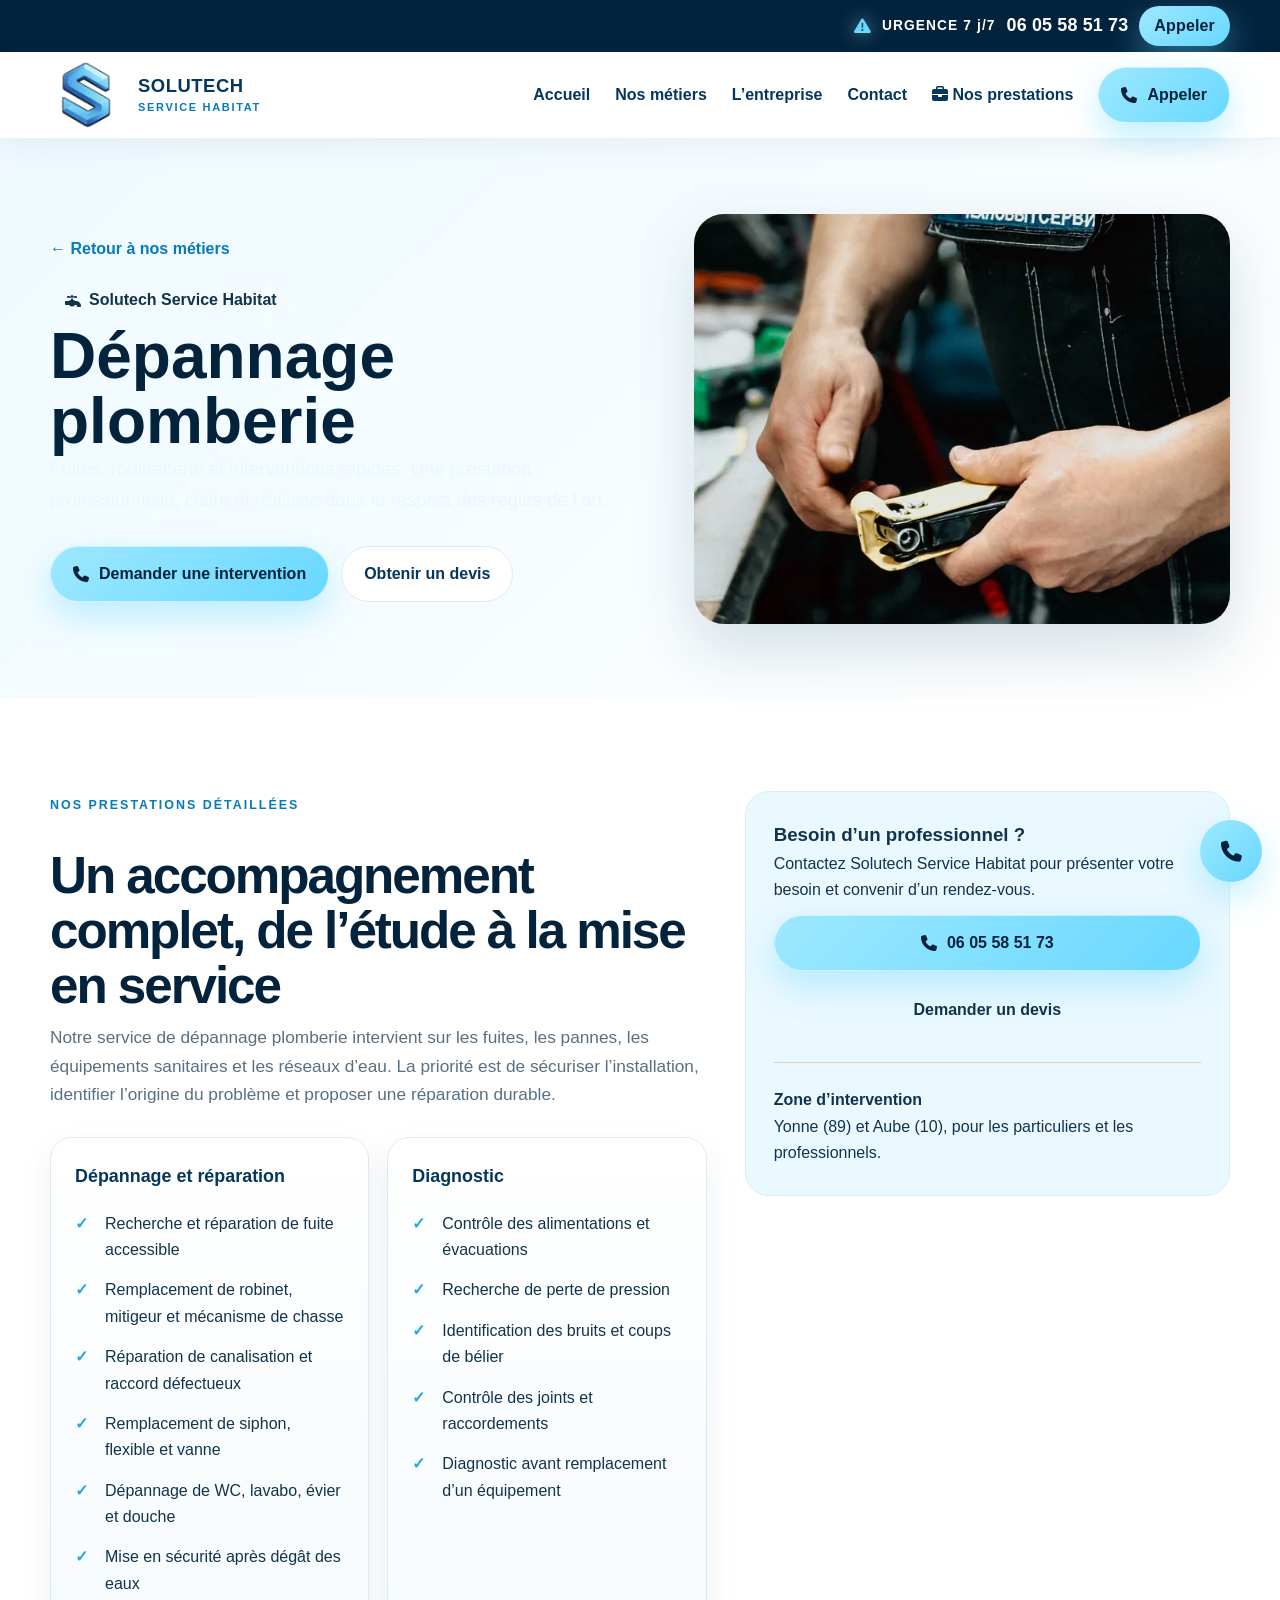
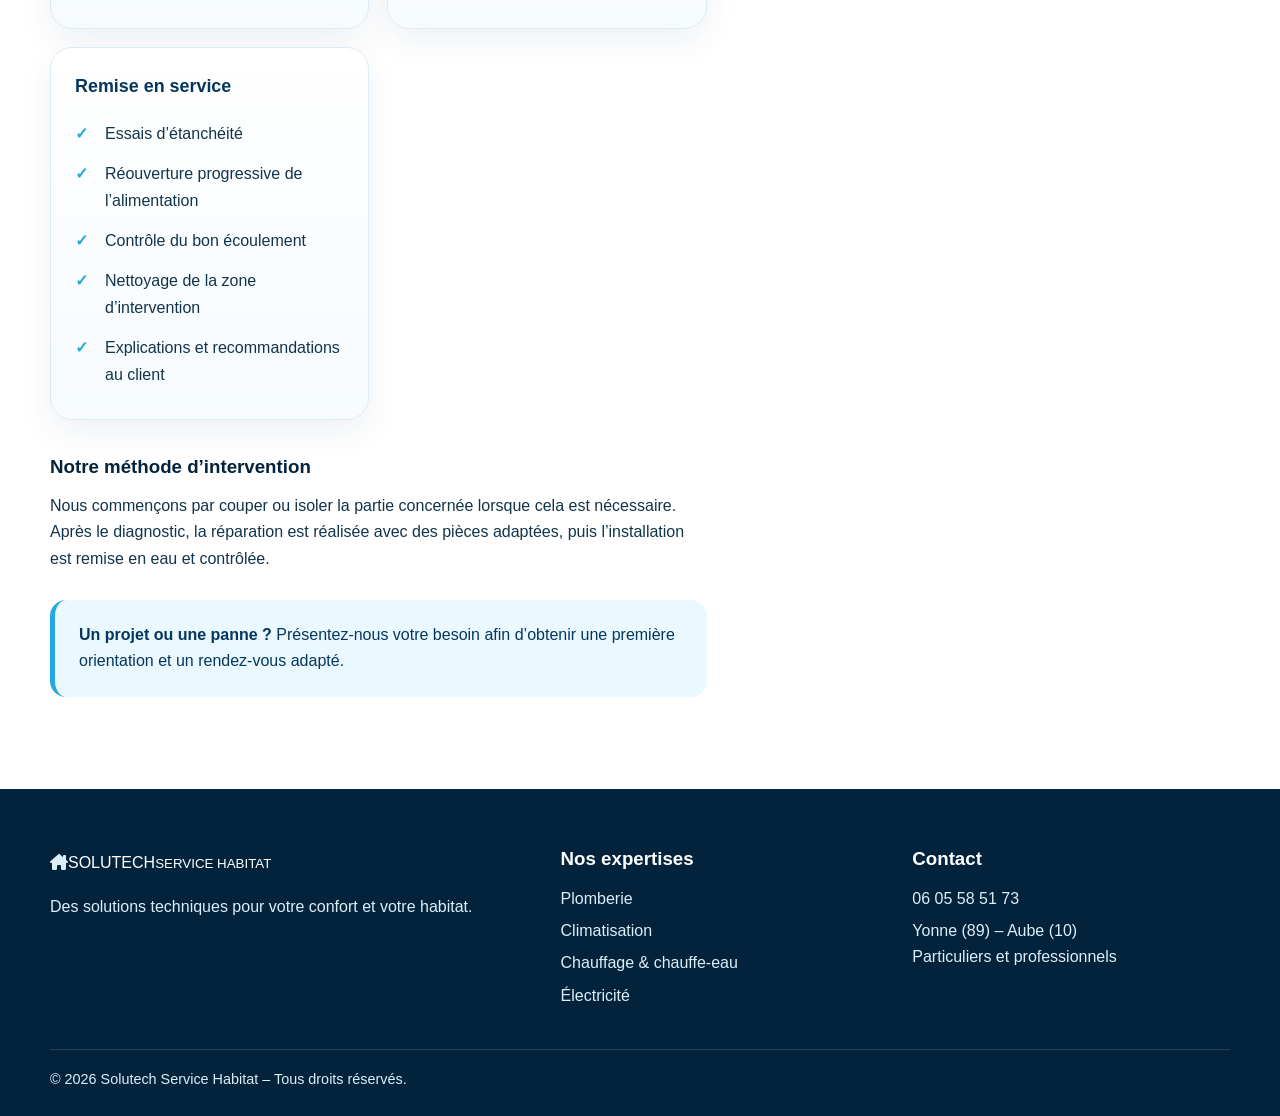
<file: services/plomberie.html>
<!DOCTYPE html>

<html lang="fr"><head><meta charset="utf-8"/><meta content="width=device-width,initial-scale=1" name="viewport"/><meta content="Fuite, robinetterie, raccordement ou dépannage urgent : Solutech intervient en plomberie à Auxerre, Sens, Joigny et dans l’Yonne, ainsi qu’en partie dans l’Aube." name="description"/><title>Plombier et dépannage plomberie dans l’Yonne | Solutech</title><link href="https://cdnjs.cloudflare.com/ajax/libs/font-awesome/6.5.2/css/all.min.css" rel="stylesheet"/><link href="../assets/style.css" rel="stylesheet"/><link data-solutech-seo="true" href="https://solutechservicehabitat.fr/services/plomberie.html" rel="canonical"/><link data-solutech-seo="true" href="https://solutechservicehabitat.fr/assets/logo-solutech.png" rel="icon" type="image/png"/><meta content="index, follow, max-image-preview:large" data-solutech-seo="true" name="robots"/><meta content="fr_FR" data-solutech-seo="true" property="og:locale"/><meta content="website" data-solutech-seo="true" property="og:type"/><meta content="Solutech Service Habitat" data-solutech-seo="true" property="og:site_name"/><meta content="Plombier et dépannage plomberie dans l’Yonne | Solutech" data-solutech-seo="true" property="og:title"/><meta content="Fuite, robinetterie, raccordement ou dépannage urgent : Solutech intervient en plomberie à Auxerre, Sens, Joigny et dans l’Yonne, ainsi qu’en partie dans l’Aube." data-solutech-seo="true" property="og:description"/><meta content="https://solutechservicehabitat.fr/services/plomberie.html" data-solutech-seo="true" property="og:url"/><meta content="https://solutechservicehabitat.fr/assets/photos/plomberie-technique.webp" data-solutech-seo="true" property="og:image"/><meta content="Solutech Service Habitat" data-solutech-seo="true" property="og:image:alt"/><meta content="summary_large_image" data-solutech-seo="true" name="twitter:card"/><meta content="Plombier et dépannage plomberie dans l’Yonne | Solutech" data-solutech-seo="true" name="twitter:title"/><meta content="Fuite, robinetterie, raccordement ou dépannage urgent : Solutech intervient en plomberie à Auxerre, Sens, Joigny et dans l’Yonne, ainsi qu’en partie dans l’Aube." data-solutech-seo="true" name="twitter:description"/><meta content="https://solutechservicehabitat.fr/assets/photos/plomberie-technique.webp" data-solutech-seo="true" name="twitter:image"/><meta content="#14b8c4" data-solutech-seo="true" name="theme-color"/><script data-solutech-seo="true" type="application/ld+json">{"@context":"https://schema.org","@type":"Service","@id":"https://solutechservicehabitat.fr/services/plomberie.html#service","name":"Plomberie et dépannage plomberie","description":"Fuite, robinetterie, raccordement ou dépannage urgent : Solutech intervient en plomberie à Auxerre, Sens, Joigny et dans l’Yonne, ainsi qu’en partie dans l’Aube.","url":"https://solutechservicehabitat.fr/services/plomberie.html","image":"https://solutechservicehabitat.fr/assets/photos/plomberie-technique.webp","provider":{"@id":"https://solutechservicehabitat.fr/#entreprise"},"areaServed":[{"@type":"AdministrativeArea","name":"Yonne"},{"@type":"AdministrativeArea","name":"Aube"}]}</script></head><body><div class="topbar"><div class="container"><a class="topbar-emergency" href="tel:0605585173"><i class="fa-solid fa-triangle-exclamation"></i><strong>URGENCE 7 j/7</strong><span>06 05 58 51 73</span><span class="topbar-call">Appeler</span></a></div></div><header class="site-header"><div class="container nav-wrap"><a class="brand" href="../index.html"><img alt="Logo Solutech Service Habitat" decoding="async" src="../assets/logo-solutech.png"/><span class="brand-text">SOLUTECH<small>SERVICE HABITAT</small></span></a><button aria-label="Ouvrir le menu" class="menu-toggle"><i class="fa-solid fa-bars"></i></button><nav class="nav"><a href="../index.html#accueil">Accueil</a><a href="../index.html#services">Nos métiers</a><a href="../index.html#entreprise">L’entreprise</a><a href="../index.html#contact">Contact</a><a href="../prestations.html"><i class="fa-solid fa-briefcase"></i> Nos prestations</a><a class="button button-primary" href="tel:0605585173"><i class="fa-solid fa-phone"></i> Appeler</a></nav></div></header><main><section class="page-hero"><div class="container page-hero-grid"><div><div class="breadcrumbs"><a href="../index.html#services">← Retour à nos métiers</a></div><span class="eyebrow"><i class="fa-solid fa-faucet"></i> Solutech Service Habitat</span><h1>Dépannage plomberie</h1><p class="hero-copy">Fuites, robinetterie et interventions rapides. Une prestation professionnelle, claire et réalisée dans le respect des règles de l’art.</p><div class="hero-actions"><a class="button button-primary" href="tel:0605585173"><i class="fa-solid fa-phone"></i> Demander une intervention</a><a class="button button-white" href="../index.html#contact">Obtenir un devis</a></div></div><div class="page-hero-image"><img alt="Illustration Dépannage plomberie" decoding="async" src="../assets/photos/plomberie-technique.webp"/></div></div></section><section class="section"><div class="container content-grid"><article class="prose"><span class="section-kicker">Nos prestations détaillées</span><h2>Un accompagnement complet, de l’étude à la mise en service</h2><p class="service-lead">Notre service de dépannage plomberie intervient sur les fuites, les pannes, les équipements sanitaires et les réseaux d’eau. La priorité est de sécuriser l’installation, identifier l’origine du problème et proposer une réparation durable.</p><div class="detail-grid"><section class="detail-card"><h3>Dépannage et réparation</h3><ul class="check-list"><li>Recherche et réparation de fuite accessible</li><li>Remplacement de robinet, mitigeur et mécanisme de chasse</li><li>Réparation de canalisation et raccord défectueux</li><li>Remplacement de siphon, flexible et vanne</li><li>Dépannage de WC, lavabo, évier et douche</li><li>Mise en sécurité après dégât des eaux</li></ul></section><section class="detail-card"><h3>Diagnostic</h3><ul class="check-list"><li>Contrôle des alimentations et évacuations</li><li>Recherche de perte de pression</li><li>Identification des bruits et coups de bélier</li><li>Contrôle des joints et raccordements</li><li>Diagnostic avant remplacement d’un équipement</li></ul></section><section class="detail-card"><h3>Remise en service</h3><ul class="check-list"><li>Essais d’étanchéité</li><li>Réouverture progressive de l’alimentation</li><li>Contrôle du bon écoulement</li><li>Nettoyage de la zone d’intervention</li><li>Explications et recommandations au client</li></ul></section></div><h3>Notre méthode d’intervention</h3><p>Nous commençons par couper ou isoler la partie concernée lorsque cela est nécessaire. Après le diagnostic, la réparation est réalisée avec des pièces adaptées, puis l’installation est remise en eau et contrôlée.</p><div class="service-callout"><strong>Un projet ou une panne ?</strong> Présentez-nous votre besoin afin d’obtenir une première orientation et un rendez-vous adapté.</div></article><aside><div class="side-card"><h3>Besoin d’un professionnel ?</h3><p>Contactez Solutech Service Habitat pour présenter votre besoin et convenir d’un rendez-vous.</p><a class="button button-primary" href="tel:0605585173"><i class="fa-solid fa-phone"></i> 06 05 58 51 73</a><a class="button button-secondary" href="../index.html#contact">Demander un devis</a><hr style="border:0;border-top:1px solid #dccfbe;margin:24px 0"/><strong>Zone d’intervention</strong><p>Yonne (89) et Aube (10), pour les particuliers et les professionnels.</p></div></aside></div></section></main><footer class="footer"><div class="container"><div class="footer-grid"><div><a class="brand" href="../index.html"><span class="brand-mark"><i class="fa-solid fa-house-chimney"></i></span><span style="color:#fff">SOLUTECH<small>SERVICE HABITAT</small></span></a><p style="margin-top:18px">Des solutions techniques pour votre confort et votre habitat.</p></div><div><h3>Nos expertises</h3><a href="plomberie.html">Plomberie</a><a href="frigoriste.html">Climatisation</a><a href="chauffage-chauffe-eau.html">Chauffage &amp; chauffe-eau</a><a href="electricite.html">Électricité</a></div><div><h3>Contact</h3><a href="tel:0605585173">06 05 58 51 73</a><p>Yonne (89) – Aube (10)</p><p>Particuliers et professionnels</p></div></div><div class="footer-bottom">© 2026 Solutech Service Habitat – Tous droits réservés.</div></div></footer><a aria-label="Appeler Solutech" class="floating-phone" href="tel:0605585173"><i class="fa-solid fa-phone"></i></a><script src="../assets/script.js"></script></body></html>
</file>
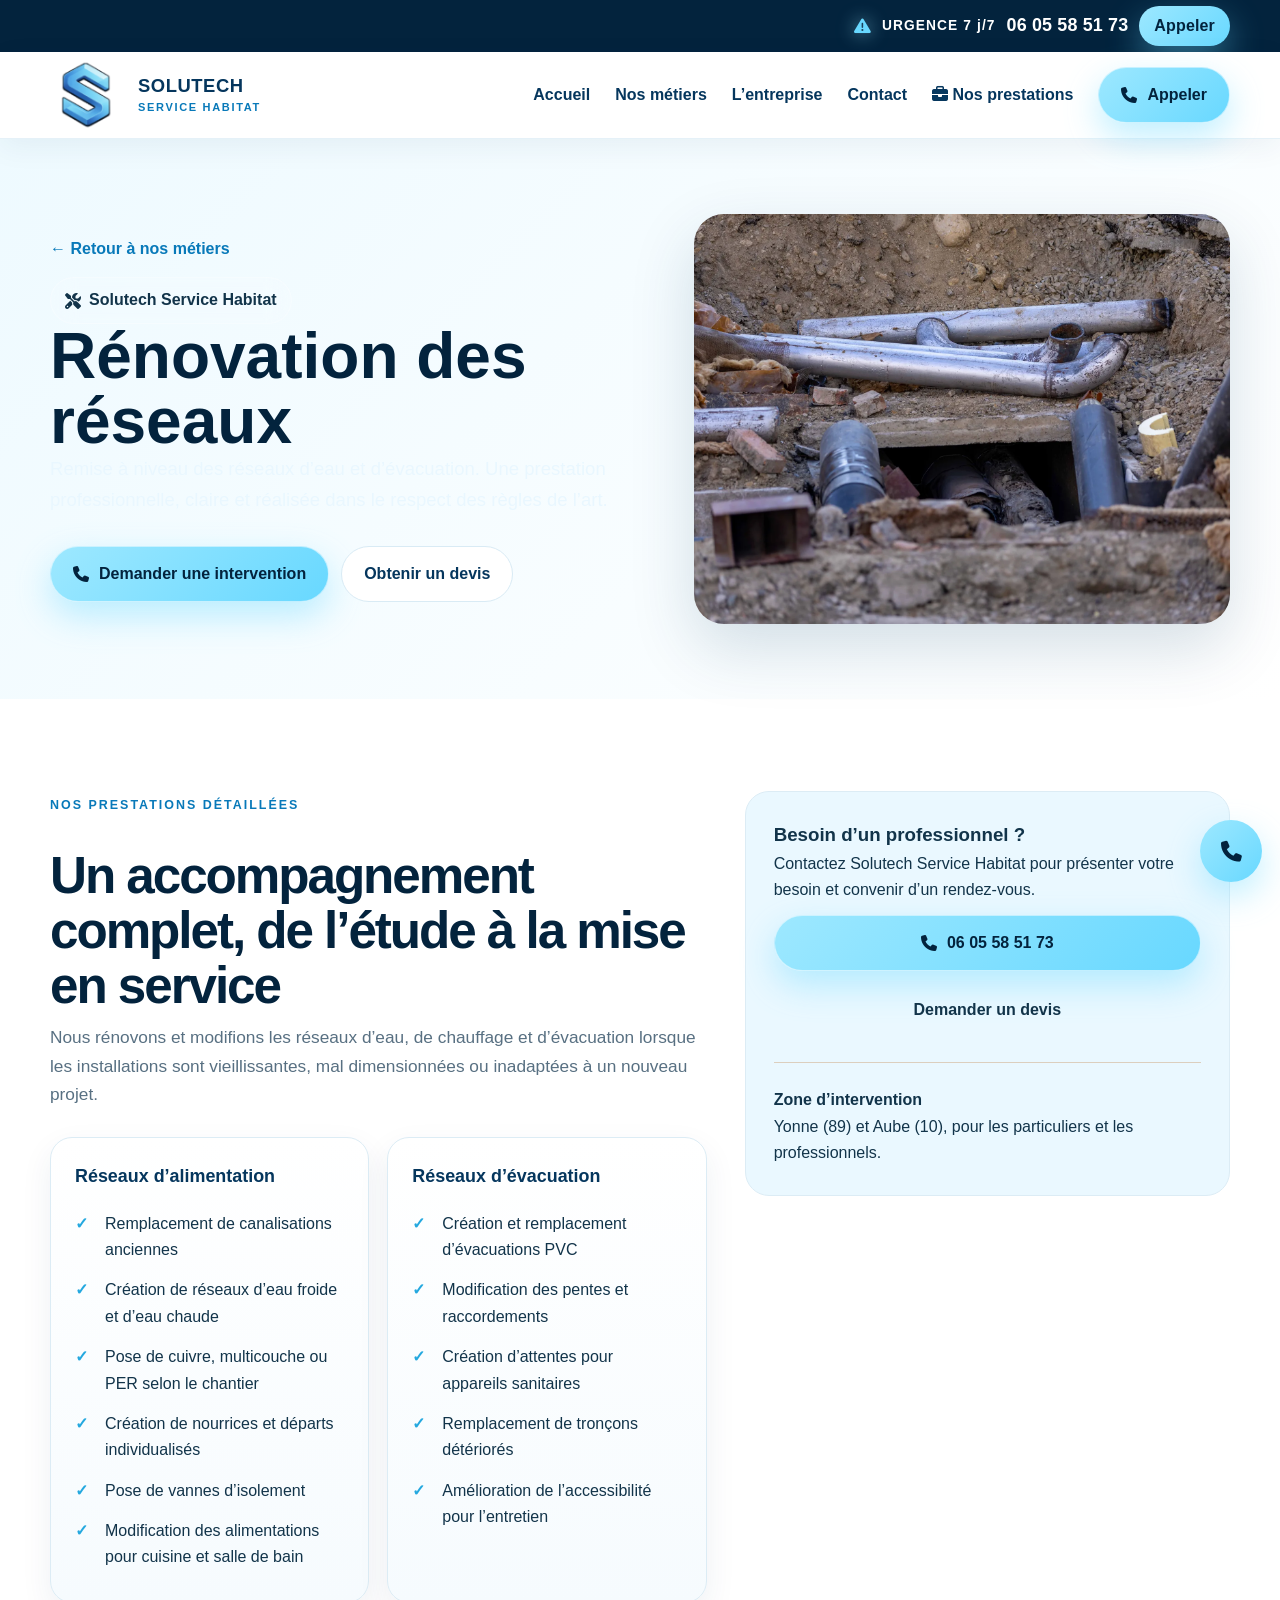
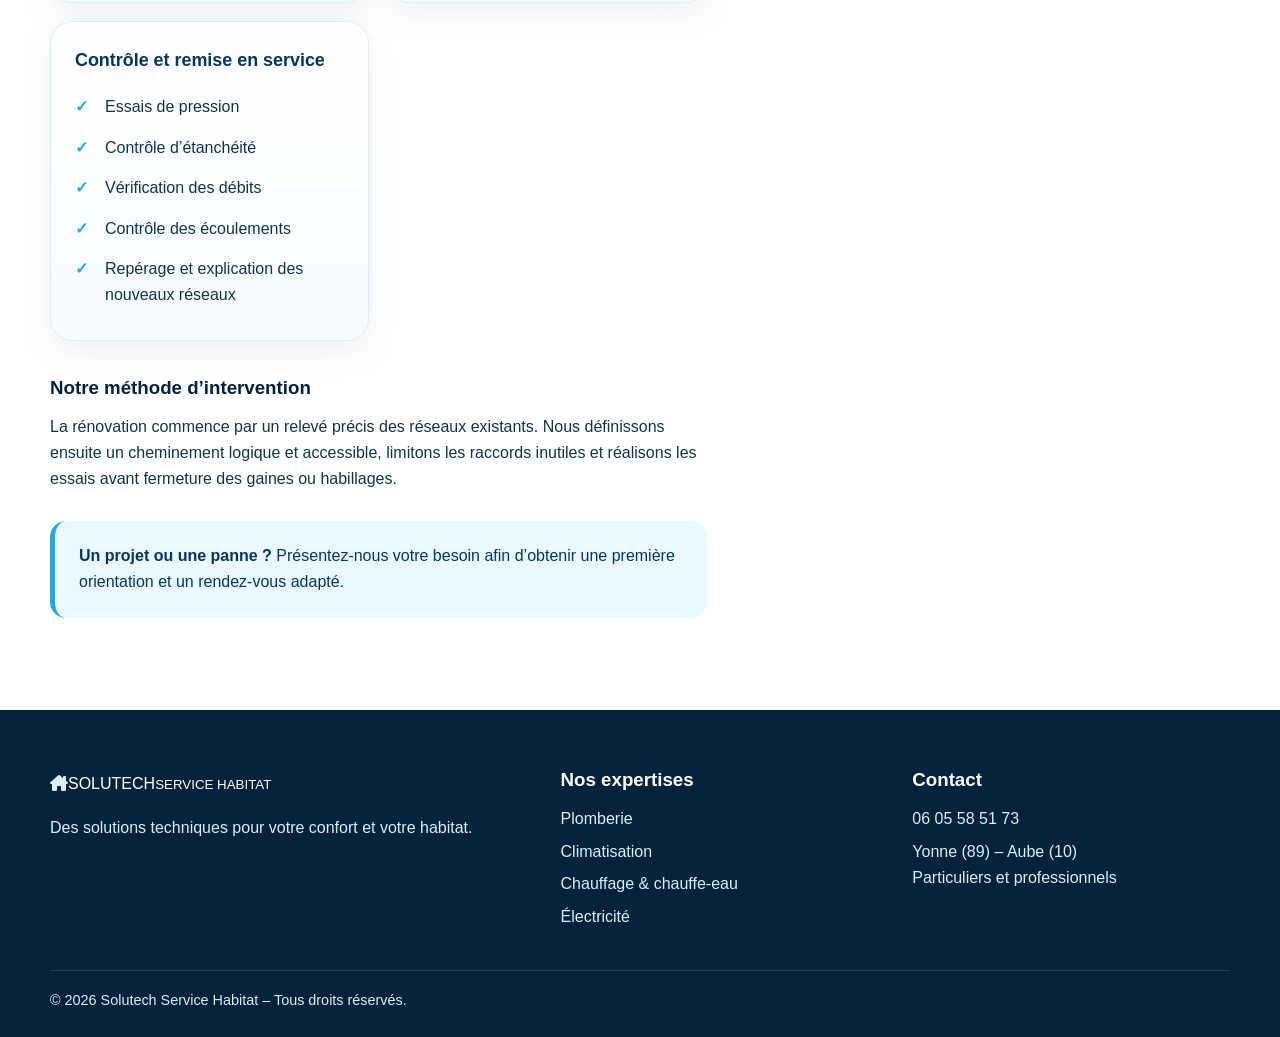
<file: services/renovation-reseau.html>
<!DOCTYPE html>

<html lang="fr"><head><meta charset="utf-8"/><meta content="width=device-width,initial-scale=1" name="viewport"/><meta content="Création, remplacement et rénovation des réseaux d’eau, chauffage et évacuation dans l’Yonne et une partie de l’Aube. Contrôle et remise en service." name="description"/><title>Rénovation des réseaux d’eau et d’évacuation | Solutech</title><link href="https://cdnjs.cloudflare.com/ajax/libs/font-awesome/6.5.2/css/all.min.css" rel="stylesheet"/><link href="../assets/style.css" rel="stylesheet"/><link data-solutech-seo="true" href="https://solutechservicehabitat.fr/services/renovation-reseau.html" rel="canonical"/><link data-solutech-seo="true" href="https://solutechservicehabitat.fr/assets/logo-solutech.png" rel="icon" type="image/png"/><meta content="index, follow, max-image-preview:large" data-solutech-seo="true" name="robots"/><meta content="fr_FR" data-solutech-seo="true" property="og:locale"/><meta content="website" data-solutech-seo="true" property="og:type"/><meta content="Solutech Service Habitat" data-solutech-seo="true" property="og:site_name"/><meta content="Rénovation des réseaux d’eau et d’évacuation | Solutech" data-solutech-seo="true" property="og:title"/><meta content="Création, remplacement et rénovation des réseaux d’eau, chauffage et évacuation dans l’Yonne et une partie de l’Aube. Contrôle et remise en service." data-solutech-seo="true" property="og:description"/><meta content="https://solutechservicehabitat.fr/services/renovation-reseau.html" data-solutech-seo="true" property="og:url"/><meta content="https://solutechservicehabitat.fr/assets/photos/renovation-reseau-technique.webp" data-solutech-seo="true" property="og:image"/><meta content="Solutech Service Habitat" data-solutech-seo="true" property="og:image:alt"/><meta content="summary_large_image" data-solutech-seo="true" name="twitter:card"/><meta content="Rénovation des réseaux d’eau et d’évacuation | Solutech" data-solutech-seo="true" name="twitter:title"/><meta content="Création, remplacement et rénovation des réseaux d’eau, chauffage et évacuation dans l’Yonne et une partie de l’Aube. Contrôle et remise en service." data-solutech-seo="true" name="twitter:description"/><meta content="https://solutechservicehabitat.fr/assets/photos/renovation-reseau-technique.webp" data-solutech-seo="true" name="twitter:image"/><meta content="#14b8c4" data-solutech-seo="true" name="theme-color"/><script data-solutech-seo="true" type="application/ld+json">{"@context":"https://schema.org","@type":"Service","@id":"https://solutechservicehabitat.fr/services/renovation-reseau.html#service","name":"Rénovation des réseaux techniques","description":"Création, remplacement et rénovation des réseaux d’eau, chauffage et évacuation dans l’Yonne et une partie de l’Aube. Contrôle et remise en service.","url":"https://solutechservicehabitat.fr/services/renovation-reseau.html","image":"https://solutechservicehabitat.fr/assets/photos/renovation-reseau-technique.webp","provider":{"@id":"https://solutechservicehabitat.fr/#entreprise"},"areaServed":[{"@type":"AdministrativeArea","name":"Yonne"},{"@type":"AdministrativeArea","name":"Aube"}]}</script></head><body><div class="topbar"><div class="container"><a class="topbar-emergency" href="tel:0605585173"><i class="fa-solid fa-triangle-exclamation"></i><strong>URGENCE 7 j/7</strong><span>06 05 58 51 73</span><span class="topbar-call">Appeler</span></a></div></div><header class="site-header"><div class="container nav-wrap"><a class="brand" href="../index.html"><img alt="Logo Solutech Service Habitat" decoding="async" src="../assets/logo-solutech.png"/><span class="brand-text">SOLUTECH<small>SERVICE HABITAT</small></span></a><button aria-label="Ouvrir le menu" class="menu-toggle"><i class="fa-solid fa-bars"></i></button><nav class="nav"><a href="../index.html#accueil">Accueil</a><a href="../index.html#services">Nos métiers</a><a href="../index.html#entreprise">L’entreprise</a><a href="../index.html#contact">Contact</a><a href="../prestations.html"><i class="fa-solid fa-briefcase"></i> Nos prestations</a><a class="button button-primary" href="tel:0605585173"><i class="fa-solid fa-phone"></i> Appeler</a></nav></div></header><main><section class="page-hero"><div class="container page-hero-grid"><div><div class="breadcrumbs"><a href="../index.html#services">← Retour à nos métiers</a></div><span class="eyebrow"><i class="fa-solid fa-screwdriver-wrench"></i> Solutech Service Habitat</span><h1>Rénovation des réseaux</h1><p class="hero-copy">Remise à niveau des réseaux d’eau et d’évacuation. Une prestation professionnelle, claire et réalisée dans le respect des règles de l’art.</p><div class="hero-actions"><a class="button button-primary" href="tel:0605585173"><i class="fa-solid fa-phone"></i> Demander une intervention</a><a class="button button-white" href="../index.html#contact">Obtenir un devis</a></div></div><div class="page-hero-image"><img alt="Illustration Rénovation des réseaux" decoding="async" src="../assets/photos/renovation-reseau-technique.webp"/></div></div></section><section class="section"><div class="container content-grid"><article class="prose"><span class="section-kicker">Nos prestations détaillées</span><h2>Un accompagnement complet, de l’étude à la mise en service</h2><p class="service-lead">Nous rénovons et modifions les réseaux d’eau, de chauffage et d’évacuation lorsque les installations sont vieillissantes, mal dimensionnées ou inadaptées à un nouveau projet.</p><div class="detail-grid"><section class="detail-card"><h3>Réseaux d’alimentation</h3><ul class="check-list"><li>Remplacement de canalisations anciennes</li><li>Création de réseaux d’eau froide et d’eau chaude</li><li>Pose de cuivre, multicouche ou PER selon le chantier</li><li>Création de nourrices et départs individualisés</li><li>Pose de vannes d’isolement</li><li>Modification des alimentations pour cuisine et salle de bain</li></ul></section><section class="detail-card"><h3>Réseaux d’évacuation</h3><ul class="check-list"><li>Création et remplacement d’évacuations PVC</li><li>Modification des pentes et raccordements</li><li>Création d’attentes pour appareils sanitaires</li><li>Remplacement de tronçons détériorés</li><li>Amélioration de l’accessibilité pour l’entretien</li></ul></section><section class="detail-card"><h3>Contrôle et remise en service</h3><ul class="check-list"><li>Essais de pression</li><li>Contrôle d’étanchéité</li><li>Vérification des débits</li><li>Contrôle des écoulements</li><li>Repérage et explication des nouveaux réseaux</li></ul></section></div><h3>Notre méthode d’intervention</h3><p>La rénovation commence par un relevé précis des réseaux existants. Nous définissons ensuite un cheminement logique et accessible, limitons les raccords inutiles et réalisons les essais avant fermeture des gaines ou habillages.</p><div class="service-callout"><strong>Un projet ou une panne ?</strong> Présentez-nous votre besoin afin d’obtenir une première orientation et un rendez-vous adapté.</div></article><aside><div class="side-card"><h3>Besoin d’un professionnel ?</h3><p>Contactez Solutech Service Habitat pour présenter votre besoin et convenir d’un rendez-vous.</p><a class="button button-primary" href="tel:0605585173"><i class="fa-solid fa-phone"></i> 06 05 58 51 73</a><a class="button button-secondary" href="../index.html#contact">Demander un devis</a><hr style="border:0;border-top:1px solid #dccfbe;margin:24px 0"/><strong>Zone d’intervention</strong><p>Yonne (89) et Aube (10), pour les particuliers et les professionnels.</p></div></aside></div></section></main><footer class="footer"><div class="container"><div class="footer-grid"><div><a class="brand" href="../index.html"><span class="brand-mark"><i class="fa-solid fa-house-chimney"></i></span><span style="color:#fff">SOLUTECH<small>SERVICE HABITAT</small></span></a><p style="margin-top:18px">Des solutions techniques pour votre confort et votre habitat.</p></div><div><h3>Nos expertises</h3><a href="plomberie.html">Plomberie</a><a href="frigoriste.html">Climatisation</a><a href="chauffage-chauffe-eau.html">Chauffage &amp; chauffe-eau</a><a href="electricite.html">Électricité</a></div><div><h3>Contact</h3><a href="tel:0605585173">06 05 58 51 73</a><p>Yonne (89) – Aube (10)</p><p>Particuliers et professionnels</p></div></div><div class="footer-bottom">© 2026 Solutech Service Habitat – Tous droits réservés.</div></div></footer><a aria-label="Appeler Solutech" class="floating-phone" href="tel:0605585173"><i class="fa-solid fa-phone"></i></a><script src="../assets/script.js"></script></body></html>
</file>
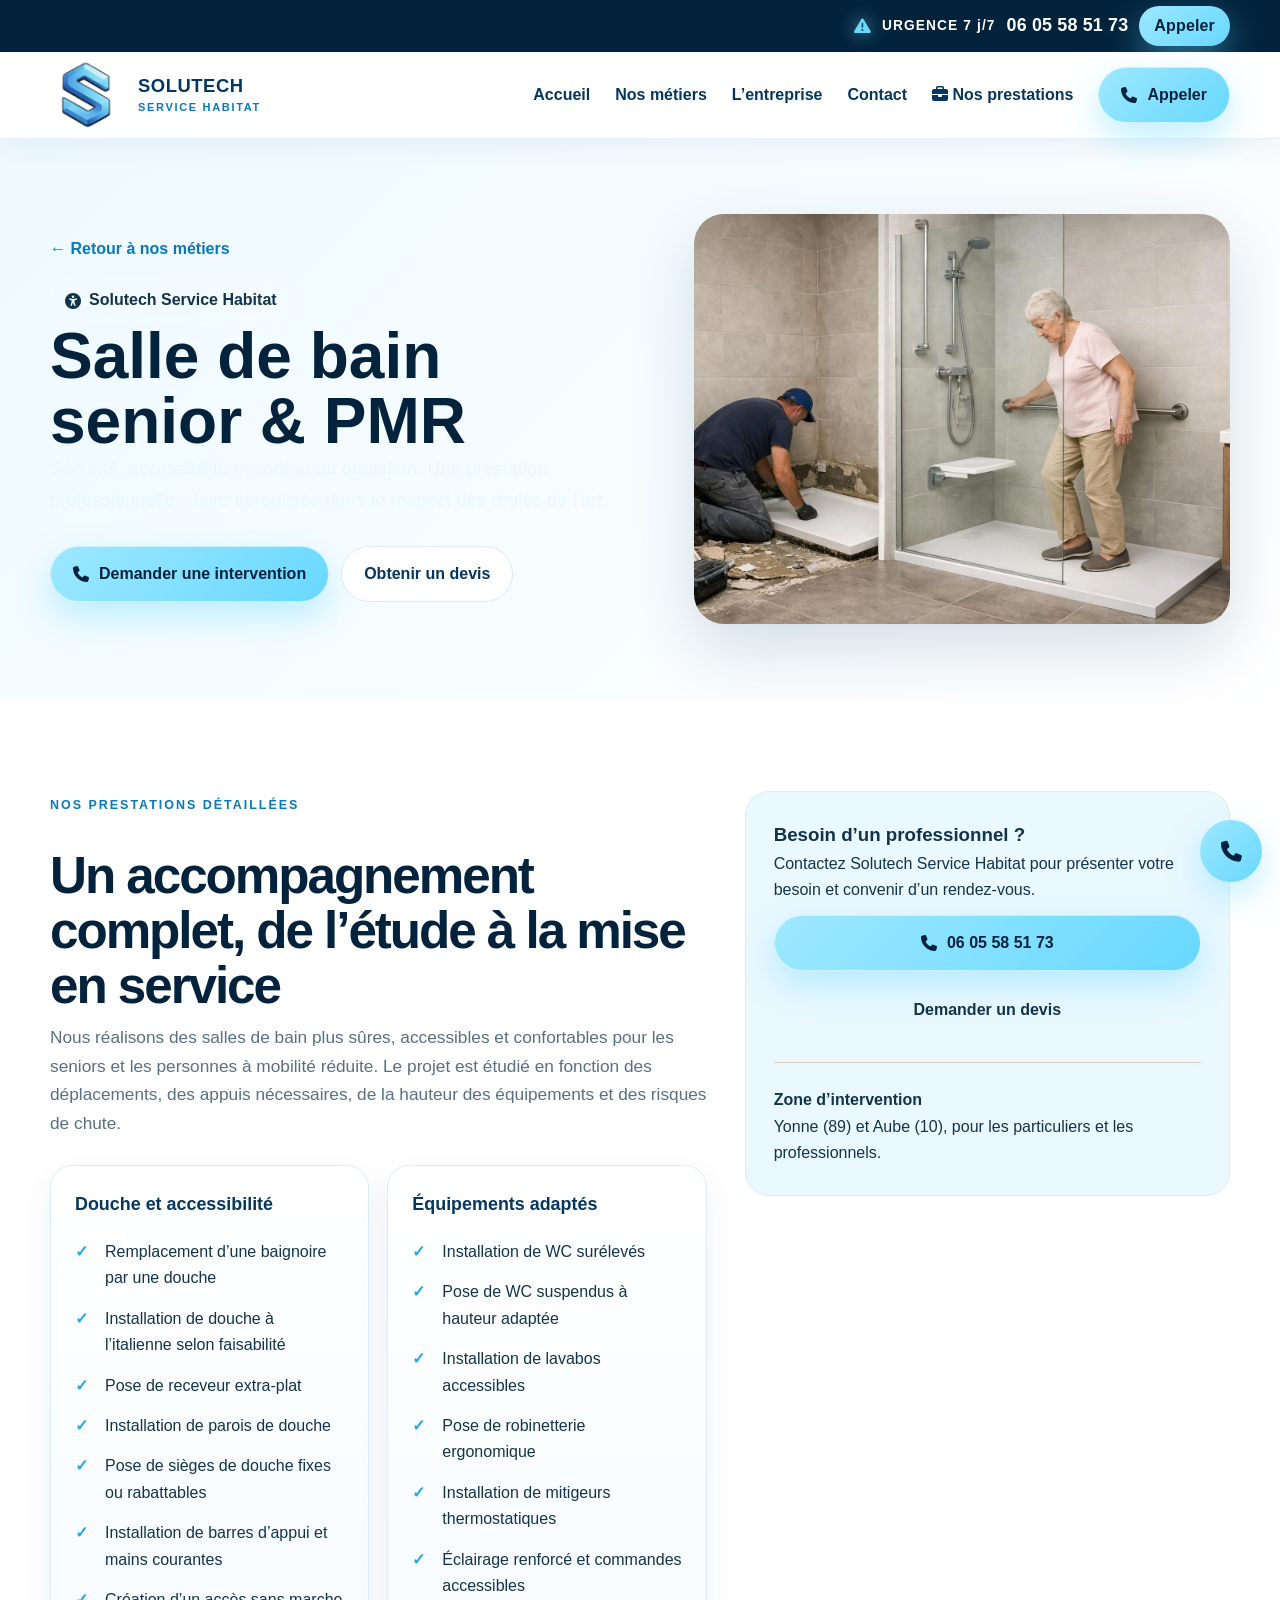
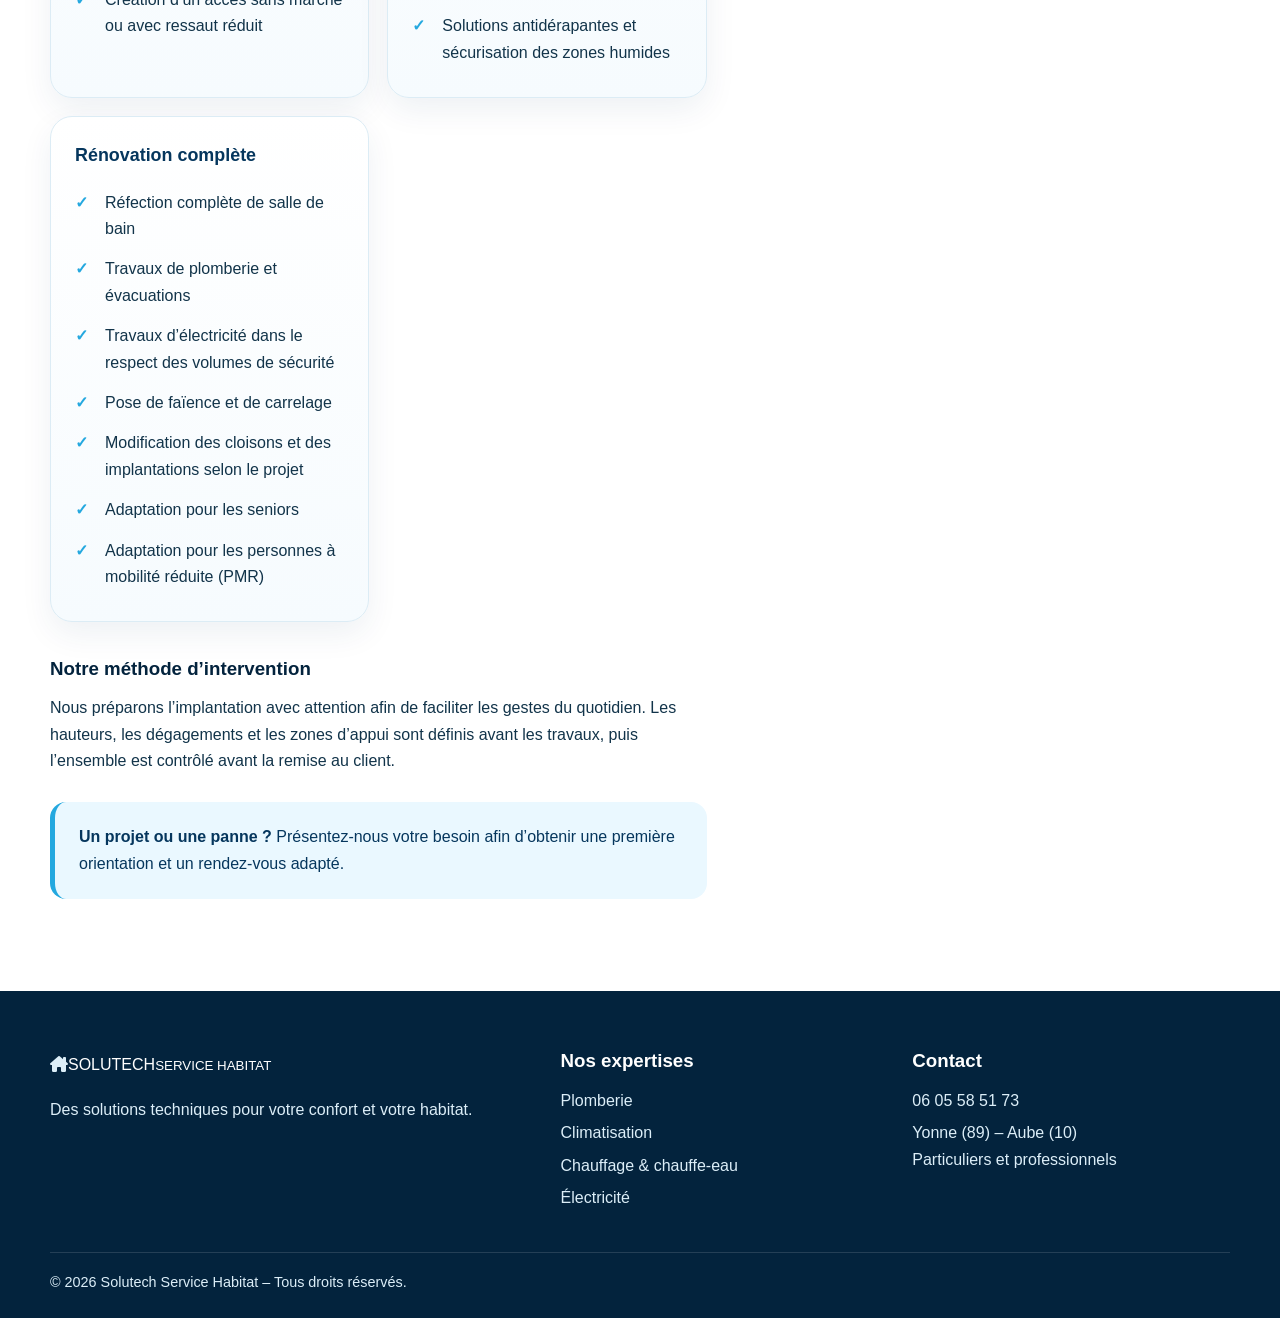
<file: services/salle-de-bain-senior-pmr.html>
<!DOCTYPE html>

<html lang="fr"><head><meta charset="utf-8"/><meta content="width=device-width,initial-scale=1" name="viewport"/><meta content="Création et rénovation de salle de bain senior ou PMR : douche accessible, receveur extra-plat, barres d’appui et équipements adaptés dans l’Yonne et l’Aube." name="description"/><title>Salle de bain senior et PMR dans l’Yonne | Solutech</title><link href="https://cdnjs.cloudflare.com/ajax/libs/font-awesome/6.5.2/css/all.min.css" rel="stylesheet"/><link href="../assets/style.css" rel="stylesheet"/><link data-solutech-seo="true" href="https://solutechservicehabitat.fr/services/salle-de-bain-senior-pmr.html" rel="canonical"/><link data-solutech-seo="true" href="https://solutechservicehabitat.fr/assets/logo-solutech.png" rel="icon" type="image/png"/><meta content="index, follow, max-image-preview:large" data-solutech-seo="true" name="robots"/><meta content="fr_FR" data-solutech-seo="true" property="og:locale"/><meta content="website" data-solutech-seo="true" property="og:type"/><meta content="Solutech Service Habitat" data-solutech-seo="true" property="og:site_name"/><meta content="Salle de bain senior et PMR dans l’Yonne | Solutech" data-solutech-seo="true" property="og:title"/><meta content="Création et rénovation de salle de bain senior ou PMR : douche accessible, receveur extra-plat, barres d’appui et équipements adaptés dans l’Yonne et l’Aube." data-solutech-seo="true" property="og:description"/><meta content="https://solutechservicehabitat.fr/services/salle-de-bain-senior-pmr.html" data-solutech-seo="true" property="og:url"/><meta content="https://solutechservicehabitat.fr/assets/photos/salle-bain-pmr-pro.webp" data-solutech-seo="true" property="og:image"/><meta content="Solutech Service Habitat" data-solutech-seo="true" property="og:image:alt"/><meta content="summary_large_image" data-solutech-seo="true" name="twitter:card"/><meta content="Salle de bain senior et PMR dans l’Yonne | Solutech" data-solutech-seo="true" name="twitter:title"/><meta content="Création et rénovation de salle de bain senior ou PMR : douche accessible, receveur extra-plat, barres d’appui et équipements adaptés dans l’Yonne et l’Aube." data-solutech-seo="true" name="twitter:description"/><meta content="https://solutechservicehabitat.fr/assets/photos/salle-bain-pmr-pro.webp" data-solutech-seo="true" name="twitter:image"/><meta content="#14b8c4" data-solutech-seo="true" name="theme-color"/><script data-solutech-seo="true" type="application/ld+json">{"@context":"https://schema.org","@type":"Service","@id":"https://solutechservicehabitat.fr/services/salle-de-bain-senior-pmr.html#service","name":"Salle de bain senior et PMR","description":"Création et rénovation de salle de bain senior ou PMR : douche accessible, receveur extra-plat, barres d’appui et équipements adaptés dans l’Yonne et l’Aube.","url":"https://solutechservicehabitat.fr/services/salle-de-bain-senior-pmr.html","image":"https://solutechservicehabitat.fr/assets/photos/salle-bain-pmr-pro.webp","provider":{"@id":"https://solutechservicehabitat.fr/#entreprise"},"areaServed":[{"@type":"AdministrativeArea","name":"Yonne"},{"@type":"AdministrativeArea","name":"Aube"}]}</script></head><body><div class="topbar"><div class="container"><a class="topbar-emergency" href="tel:0605585173"><i class="fa-solid fa-triangle-exclamation"></i><strong>URGENCE 7 j/7</strong><span>06 05 58 51 73</span><span class="topbar-call">Appeler</span></a></div></div><header class="site-header"><div class="container nav-wrap"><a class="brand" href="../index.html"><img alt="Logo Solutech Service Habitat" decoding="async" src="../assets/logo-solutech.png"/><span class="brand-text">SOLUTECH<small>SERVICE HABITAT</small></span></a><button aria-label="Ouvrir le menu" class="menu-toggle"><i class="fa-solid fa-bars"></i></button><nav class="nav"><a href="../index.html#accueil">Accueil</a><a href="../index.html#services">Nos métiers</a><a href="../index.html#entreprise">L’entreprise</a><a href="../index.html#contact">Contact</a><a href="../prestations.html"><i class="fa-solid fa-briefcase"></i> Nos prestations</a><a class="button button-primary" href="tel:0605585173"><i class="fa-solid fa-phone"></i> Appeler</a></nav></div></header><main><section class="page-hero"><div class="container page-hero-grid"><div><div class="breadcrumbs"><a href="../index.html#services">← Retour à nos métiers</a></div><span class="eyebrow"><i class="fa-solid fa-universal-access"></i> Solutech Service Habitat</span><h1>Salle de bain senior &amp; PMR</h1><p class="hero-copy">Sécurité, accessibilité et confort au quotidien. Une prestation professionnelle, claire et réalisée dans le respect des règles de l’art.</p><div class="hero-actions"><a class="button button-primary" href="tel:0605585173"><i class="fa-solid fa-phone"></i> Demander une intervention</a><a class="button button-white" href="../index.html#contact">Obtenir un devis</a></div></div><div class="page-hero-image"><img alt="Salle de bain accessible avec douche de plain-pied et barre d’appui" decoding="async" src="../assets/photos/salle-bain-pmr-pro.webp"/></div></div></section><section class="section"><div class="container content-grid"><article class="prose"><span class="section-kicker">Nos prestations détaillées</span><h2>Un accompagnement complet, de l’étude à la mise en service</h2><p class="service-lead">Nous réalisons des salles de bain plus sûres, accessibles et confortables pour les seniors et les personnes à mobilité réduite. Le projet est étudié en fonction des déplacements, des appuis nécessaires, de la hauteur des équipements et des risques de chute.</p><div class="detail-grid"><section class="detail-card"><h3>Douche et accessibilité</h3><ul class="check-list"><li>Remplacement d’une baignoire par une douche</li><li>Installation de douche à l’italienne selon faisabilité</li><li>Pose de receveur extra-plat</li><li>Installation de parois de douche</li><li>Pose de sièges de douche fixes ou rabattables</li><li>Installation de barres d’appui et mains courantes</li><li>Création d’un accès sans marche ou avec ressaut réduit</li></ul></section><section class="detail-card"><h3>Équipements adaptés</h3><ul class="check-list"><li>Installation de WC surélevés</li><li>Pose de WC suspendus à hauteur adaptée</li><li>Installation de lavabos accessibles</li><li>Pose de robinetterie ergonomique</li><li>Installation de mitigeurs thermostatiques</li><li>Éclairage renforcé et commandes accessibles</li><li>Solutions antidérapantes et sécurisation des zones humides</li></ul></section><section class="detail-card"><h3>Rénovation complète</h3><ul class="check-list"><li>Réfection complète de salle de bain</li><li>Travaux de plomberie et évacuations</li><li>Travaux d’électricité dans le respect des volumes de sécurité</li><li>Pose de faïence et de carrelage</li><li>Modification des cloisons et des implantations selon le projet</li><li>Adaptation pour les seniors</li><li>Adaptation pour les personnes à mobilité réduite (PMR)</li></ul></section></div><h3>Notre méthode d’intervention</h3><p>Nous préparons l’implantation avec attention afin de faciliter les gestes du quotidien. Les hauteurs, les dégagements et les zones d’appui sont définis avant les travaux, puis l’ensemble est contrôlé avant la remise au client.</p><div class="service-callout"><strong>Un projet ou une panne ?</strong> Présentez-nous votre besoin afin d’obtenir une première orientation et un rendez-vous adapté.</div></article><aside><div class="side-card"><h3>Besoin d’un professionnel ?</h3><p>Contactez Solutech Service Habitat pour présenter votre besoin et convenir d’un rendez-vous.</p><a class="button button-primary" href="tel:0605585173"><i class="fa-solid fa-phone"></i> 06 05 58 51 73</a><a class="button button-secondary" href="../index.html#contact">Demander un devis</a><hr style="border:0;border-top:1px solid #dccfbe;margin:24px 0"/><strong>Zone d’intervention</strong><p>Yonne (89) et Aube (10), pour les particuliers et les professionnels.</p></div></aside></div></section></main><footer class="footer"><div class="container"><div class="footer-grid"><div><a class="brand" href="../index.html"><span class="brand-mark"><i class="fa-solid fa-house-chimney"></i></span><span style="color:#fff">SOLUTECH<small>SERVICE HABITAT</small></span></a><p style="margin-top:18px">Des solutions techniques pour votre confort et votre habitat.</p></div><div><h3>Nos expertises</h3><a href="plomberie.html">Plomberie</a><a href="frigoriste.html">Climatisation</a><a href="chauffage-chauffe-eau.html">Chauffage &amp; chauffe-eau</a><a href="electricite.html">Électricité</a></div><div><h3>Contact</h3><a href="tel:0605585173">06 05 58 51 73</a><p>Yonne (89) – Aube (10)</p><p>Particuliers et professionnels</p></div></div><div class="footer-bottom">© 2026 Solutech Service Habitat – Tous droits réservés.</div></div></footer><a aria-label="Appeler Solutech" class="floating-phone" href="tel:0605585173"><i class="fa-solid fa-phone"></i></a><script src="../assets/script.js"></script></body></html>
</file>
<file: assets/style.css>
:root{--blue-950:#03233d;--blue-900:#05365d;--blue-800:#075486;--blue-700:#0879b9;--blue-500:#24a8df;--ice:#eaf8ff;--snow:#fff;--text:#12344a;--muted:#587082;--line:#dcecf5;--shadow:0 24px 65px rgba(3,54,93,.16)}*{box-sizing:border-box;margin:0;padding:0}html{scroll-behavior:smooth}body{font-family:Inter,Segoe UI,Arial,sans-serif;color:var(--text);background:#fff;line-height:1.65}a{text-decoration:none;color:inherit}img{max-width:100%;display:block}.container{width:min(1180px,calc(100% - 36px));margin:auto}.topbar{background:var(--blue-950);color:#fff;font-size:.9rem}.topbar .container{min-height:40px;display:flex;justify-content:space-between;align-items:center;gap:16px}.topbar i{color:#8edfff;margin-right:7px}.site-header{position:sticky;top:0;z-index:50;background:rgba(255,255,255,.96);backdrop-filter:blur(15px);border-bottom:1px solid rgba(8,121,185,.1);box-shadow:0 8px 30px rgba(3,54,93,.06)}.nav-wrap{min-height:86px;display:flex;align-items:center;justify-content:space-between;gap:24px}.brand{display:flex;align-items:center;gap:14px}.brand img{height:68px;width:auto;object-fit:contain}.brand-text{font-weight:900;color:var(--blue-900);font-size:1.15rem;line-height:1.05;letter-spacing:.03em}.brand-text small{display:block;font-size:.69rem;color:var(--blue-700);letter-spacing:.15em;margin-top:5px}.nav{display:flex;align-items:center;gap:25px;font-weight:750;color:var(--blue-900)}.nav a:not(.button):hover{color:var(--blue-700)}.menu-toggle{display:none;background:none;border:0;font-size:1.4rem;color:var(--blue-900)}.button{display:inline-flex;align-items:center;justify-content:center;gap:10px;padding:14px 22px;border-radius:999px;font-weight:850;border:1px solid transparent;transition:.25s}.button-primary{color:#fff;background:linear-gradient(135deg,var(--blue-700),var(--blue-500));box-shadow:0 12px 30px rgba(8,121,185,.28)}.button-primary:hover{transform:translateY(-2px);box-shadow:0 17px 38px rgba(8,121,185,.35)}.button-white{background:#fff;color:var(--blue-900);border-color:#d9ebf5}.hero{position:relative;min-height:720px;display:flex;align-items:center;overflow:hidden;background:var(--blue-950)}.hero-bg{position:absolute;inset:-5%;background-image:linear-gradient(90deg,rgba(3,35,61,.96) 0%,rgba(3,54,93,.83) 46%,rgba(3,54,93,.18) 77%,rgba(3,54,93,.04) 100%),url('photos/hero-technique.webp');background-size:cover;background-position:center 46%;transform:perspective(1100px) rotateY(-1.5deg) scale(1.05);filter:saturate(.92) contrast(1.08)}.hero:after{content:"";position:absolute;inset:0;background:radial-gradient(circle at 75% 35%,rgba(95,211,255,.22),transparent 28%),linear-gradient(180deg,transparent 65%,rgba(3,35,61,.45));pointer-events:none}.hero .container{position:relative;z-index:2}.hero-content{max-width:690px;color:#fff;padding:105px 0 100px}.eyebrow{display:inline-flex;align-items:center;gap:8px;background:rgba(255,255,255,.12);border:1px solid rgba(255,255,255,.25);backdrop-filter:blur(12px);padding:9px 14px;border-radius:999px;font-weight:800}.hero h1{font-size:clamp(3rem,6vw,5.55rem);line-height:.98;letter-spacing:-.055em;margin:22px 0}.hero h1 span{color:#8edfff;text-shadow:0 0 32px rgba(142,223,255,.25)}.hero-copy{font-size:1.16rem;max-width:650px;color:#e9f7ff}.hero-actions{display:flex;flex-wrap:wrap;gap:12px;margin-top:30px}.proof-row{display:flex;flex-wrap:wrap;gap:12px;margin-top:34px}.proof{padding:9px 13px;border-radius:999px;background:rgba(255,255,255,.11);border:1px solid rgba(255,255,255,.17);font-weight:750;font-size:.92rem}.proof i{color:#88e2ff;margin-right:6px}.hero-glass{position:absolute;right:5%;bottom:48px;z-index:3;width:340px;padding:22px;border-radius:26px;background:rgba(255,255,255,.9);backdrop-filter:blur(16px);box-shadow:0 28px 70px rgba(0,0,0,.24);border:1px solid rgba(255,255,255,.65);transform:perspective(700px) rotateY(-7deg) rotateX(2deg)}.hero-glass strong{display:block;font-size:1.2rem;color:var(--blue-900)}.hero-glass span{color:var(--muted)}.section{padding:92px 0}.section-ice{background:linear-gradient(180deg,#f7fcff,#eaf8ff)}.section-head{text-align:center;max-width:820px;margin:0 auto 44px}.kicker{color:var(--blue-700);font-size:.78rem;text-transform:uppercase;letter-spacing:.16em;font-weight:900}.section h2{font-size:clamp(2.15rem,4vw,3.75rem);line-height:1.08;color:var(--blue-950);letter-spacing:-.04em;margin:10px 0 16px}.section-intro{color:var(--muted);font-size:1.08rem}.services-grid{display:grid;grid-template-columns:repeat(3,1fr);gap:24px}.service-card{background:#fff;border-radius:26px;overflow:hidden;border:1px solid var(--line);box-shadow:0 14px 40px rgba(3,54,93,.09);transition:.3s}.service-card:hover{transform:translateY(-8px);box-shadow:var(--shadow)}.service-img{height:240px;overflow:hidden;position:relative}.service-img:after{content:"";position:absolute;inset:0;background:linear-gradient(180deg,transparent 55%,rgba(3,35,61,.45))}.service-img img{width:100%;height:100%;object-fit:cover;transition:.45s}.service-card:hover img{transform:scale(1.06)}.service-body{padding:24px}.service-icon{width:46px;height:46px;border-radius:14px;display:grid;place-items:center;background:var(--ice);color:var(--blue-700);font-size:1.1rem;margin-bottom:14px}.service-body h3{font-size:1.25rem;color:var(--blue-950);margin-bottom:7px}.service-body p{color:var(--muted)}.service-link{display:inline-flex;align-items:center;gap:8px;margin-top:16px;color:var(--blue-700);font-weight:850}.showcase{display:grid;grid-template-columns:1fr 1fr;align-items:center;gap:55px}.showcase-photo{position:relative;border-radius:34px;overflow:hidden;box-shadow:var(--shadow)}.showcase-photo img{height:540px;width:100%;object-fit:cover}.showcase-photo:after{content:"";position:absolute;inset:0;border:1px solid rgba(255,255,255,.55);border-radius:34px;pointer-events:none}.features{display:grid;grid-template-columns:1fr 1fr;gap:14px;margin-top:28px}.feature{padding:17px;border-radius:16px;background:#fff;border:1px solid var(--line);font-weight:800;color:var(--blue-900)}.feature i{color:var(--blue-500);margin-right:8px}.emergency{border-radius:34px;padding:48px;background:linear-gradient(125deg,var(--blue-950),var(--blue-700));color:#fff;display:grid;grid-template-columns:1.4fr .6fr;gap:30px;align-items:center;box-shadow:var(--shadow)}.emergency h2,.emergency p{color:#fff}.emergency-actions{display:flex;justify-content:flex-end;gap:12px;flex-wrap:wrap}.steps{display:grid;grid-template-columns:repeat(4,1fr);gap:18px}.step{padding:25px;border:1px solid var(--line);border-radius:22px;background:#fff}.step-num{width:43px;height:43px;border-radius:50%;display:grid;place-items:center;background:var(--blue-700);color:#fff;font-weight:900;margin-bottom:17px}.step h3{color:var(--blue-950);margin-bottom:6px}.step p{color:var(--muted)}.contact-grid{display:grid;grid-template-columns:.9fr 1.1fr;gap:30px}.contact-panel{background:linear-gradient(140deg,var(--blue-950),var(--blue-800));color:#fff;padding:36px;border-radius:28px}.contact-panel h2,.contact-panel p{color:#fff}.contact-line{display:flex;gap:14px;margin-top:22px}.contact-line i{color:#89e4ff;margin-top:5px}.contact-form{padding:34px;border-radius:28px;background:#fff;border:1px solid var(--line);box-shadow:var(--shadow)}.form-grid{display:grid;grid-template-columns:1fr 1fr;gap:16px}.field{display:flex;flex-direction:column;gap:7px}.field.full{grid-column:1/-1}.field label{font-weight:800;color:var(--blue-900)}.field input,.field select,.field textarea{width:100%;padding:13px 14px;border:1px solid #c9e0ed;border-radius:12px;font:inherit}.field textarea{min-height:125px}.footer{background:var(--blue-950);color:#dceef8;padding:55px 0 24px}.footer-grid{display:grid;grid-template-columns:1.2fr .8fr .8fr;gap:34px}.footer-logo{height:84px;width:auto;filter:drop-shadow(0 8px 18px rgba(0,0,0,.2));margin-bottom:15px}.footer h3{color:#fff;margin-bottom:11px}.footer a{display:block;margin:6px 0}.footer-bottom{border-top:1px solid rgba(255,255,255,.13);margin-top:34px;padding-top:18px;font-size:.9rem}.floating-phone{position:fixed;right:18px;bottom:18px;z-index:55;width:62px;height:62px;border-radius:50%;display:grid;place-items:center;background:linear-gradient(135deg,var(--blue-700),var(--blue-500));color:#fff;font-size:1.3rem;box-shadow:0 15px 35px rgba(8,121,185,.36)}.page-hero{padding:75px 0;background:linear-gradient(135deg,#eefaff,#fff)}.page-hero-grid{display:grid;grid-template-columns:1fr .9fr;gap:48px;align-items:center}.page-hero h1{font-size:clamp(2.5rem,5vw,4.8rem);line-height:1.02;color:var(--blue-950)}.page-hero-image{height:410px;border-radius:30px;overflow:hidden;box-shadow:var(--shadow)}.page-hero-image img{width:100%;height:100%;object-fit:cover}.breadcrumbs{color:var(--blue-700);font-weight:800;margin-bottom:15px}.content-grid{display:grid;grid-template-columns:1.15fr .85fr;gap:38px}.prose h2,.prose h3{color:var(--blue-950);margin:26px 0 10px}.prose p{margin-bottom:15px}.check-list{list-style:none}.check-list li{position:relative;padding:9px 0 9px 30px}.check-list li:before{content:'✓';position:absolute;left:0;color:var(--blue-500);font-weight:900}.side-card{padding:28px;border-radius:24px;background:var(--ice);border:1px solid var(--line);position:sticky;top:110px}.side-card .button{width:100%;margin-top:11px}@media(max-width:950px){.nav{display:none;position:absolute;left:0;right:0;top:86px;background:#fff;padding:22px;flex-direction:column;box-shadow:var(--shadow)}.nav.open{display:flex}.menu-toggle{display:block}.hero-glass{display:none}.services-grid{grid-template-columns:repeat(2,1fr)}.showcase,.emergency,.contact-grid,.page-hero-grid,.content-grid{grid-template-columns:1fr}.steps{grid-template-columns:repeat(2,1fr)}.emergency-actions{justify-content:flex-start}.footer-grid{grid-template-columns:1fr 1fr}}@media(max-width:640px){.topbar .container{justify-content:center;text-align:center;flex-wrap:wrap;padding:7px 0}.brand img{height:58px}.brand-text{font-size:1rem}.hero{min-height:650px}.hero-bg{background-position:62% center}.hero-content{padding:85px 0}.hero h1{font-size:3.15rem}.services-grid,.steps,.features,.form-grid,.footer-grid{grid-template-columns:1fr}.service-img{height:215px}.section{padding:68px 0}.emergency{padding:31px 24px}.showcase-photo img{height:380px}.page-hero-image{height:300px}}

/* Mise à jour urgence et accueil technique */
.topbar .container{justify-content:flex-end;min-height:52px}
.topbar-emergency{margin-left:auto;display:flex;align-items:center;gap:11px;color:#fff;font-size:1rem;letter-spacing:.01em}
.topbar-emergency>i{font-size:1.05rem;color:#9de8ff;margin:0}
.topbar-emergency strong{font-size:.86rem;letter-spacing:.08em}
.topbar-emergency>span:not(.topbar-call){font-size:1.12rem;font-weight:900;color:#fff}
.topbar-call{display:inline-flex;align-items:center;padding:8px 17px;border-radius:999px;background:#fff;color:var(--blue-900);font-weight:900;box-shadow:0 7px 22px rgba(0,0,0,.16)}
.hero{min-height:690px}
.hero-bg{filter:saturate(.82) contrast(1.12) brightness(1.05);transform:perspective(1200px) rotateY(-1deg) scale(1.045)}
.hero:before{content:"";position:absolute;inset:0;z-index:1;background:linear-gradient(110deg,rgba(3,35,61,.95) 0%,rgba(3,54,93,.77) 43%,rgba(5,99,153,.18) 72%,rgba(255,255,255,.04) 100%)}
.hero-bg{background-image:url('photos/hero-technique.webp')}
.hero:after{z-index:1}
.hero .container,.hero-glass{z-index:2}
.hero + .section.section-ice{padding:34px 0 42px;background:#fff}
.hero + .section .emergency{margin-top:-62px;position:relative;z-index:5;border:1px solid rgba(255,255,255,.34);box-shadow:0 28px 65px rgba(3,54,93,.22)}
.services-grid{grid-template-columns:repeat(4,1fr)}
.service-img{height:210px}
@media(max-width:1050px){.services-grid{grid-template-columns:repeat(2,1fr)}}
@media(max-width:640px){.topbar .container{justify-content:center}.topbar-emergency{margin:0;gap:7px;flex-wrap:wrap;justify-content:center}.topbar-emergency strong{font-size:.74rem}.topbar-emergency>span:not(.topbar-call){font-size:1rem}.topbar-call{padding:6px 12px}.hero + .section .emergency{margin-top:-30px}.services-grid{grid-template-columns:1fr}}

/* Finition logo et visuels techniques - v3 */
.brand{display:flex;align-items:center;gap:16px;min-width:max-content}
.brand img{height:72px;width:72px;object-fit:contain;object-position:center;flex:0 0 72px;background:transparent}
.brand-text{display:flex;flex-direction:column;justify-content:center;line-height:1;transform:none}
.brand-text small{margin-top:7px}
.hero-bg{background-image:url('photos/hero-manometres-modern.webp');background-position:center 57%;filter:saturate(.92) contrast(1.12) brightness(1.08);transform:scale(1.045)}
.showcase-photo img{object-position:center center;filter:saturate(.96) contrast(1.06) brightness(1.05)}
.footer-logo{height:90px;width:90px;object-fit:contain;background:transparent}
@media(max-width:640px){.brand{gap:10px}.brand img{height:58px;width:58px;flex-basis:58px}.brand-text{font-size:.98rem}.footer-logo{height:76px;width:76px}}

/* Visuels V4 : techniques, sans personne */
.hero-bg{background-image:linear-gradient(90deg,rgba(3,35,61,.94) 0%,rgba(3,54,93,.78) 45%,rgba(3,54,93,.20) 76%,rgba(3,54,93,.05) 100%),url('photos/hero-manometres-sans-personne.webp');background-position:center center;filter:saturate(.95) contrast(1.12) brightness(1.12);}
.showcase-photo img{object-position:center center;}


/* V5 - accueil entreprise énergétique et pages métiers détaillées */
.hero-bg{background-image:linear-gradient(90deg,rgba(3,35,61,.96) 0%,rgba(3,54,93,.84) 43%,rgba(3,54,93,.25) 72%,rgba(3,54,93,.08) 100%),url('photos/hero-entreprise-energie.webp');background-position:center 48%;filter:saturate(.82) contrast(1.1) brightness(1.12);}
.service-lead{font-size:1.08rem;color:var(--muted);margin-bottom:26px}
.detail-grid{display:grid;grid-template-columns:repeat(2,minmax(0,1fr));gap:18px;margin:28px 0 32px}
.detail-card{padding:24px;border:1px solid var(--line);border-radius:22px;background:linear-gradient(180deg,#fff,#f6fbfe);box-shadow:0 12px 32px rgba(3,54,93,.07)}
.detail-card h3{margin:0 0 12px;color:var(--blue-900);font-size:1.12rem}
.detail-card .check-list li{padding-top:7px;padding-bottom:7px}
.service-callout{margin-top:28px;padding:22px 24px;border-left:5px solid var(--blue-500);border-radius:16px;background:var(--ice);color:var(--blue-900)}
.section-kicker{display:inline-block;color:var(--blue-700);font-size:.78rem;text-transform:uppercase;letter-spacing:.16em;font-weight:900;margin-bottom:6px}
@media(max-width:760px){.detail-grid{grid-template-columns:1fr}.detail-card{padding:20px}}

/* V7 — fond d'accueil réel Solutech (photo fournie par le client) */
.hero-bg{
  background-image:
    linear-gradient(90deg,
      rgba(2,25,45,.97) 0%,
      rgba(3,43,74,.91) 27%,
      rgba(4,67,105,.68) 47%,
      rgba(4,67,105,.20) 68%,
      rgba(4,67,105,.04) 100%),
    url('photos/hero-solutech-reel.webp');
  background-size:cover;
  background-position:center 48%;
  filter:saturate(.96) contrast(1.08) brightness(.98);
  transform:scale(1.025);
}
.hero:before{
  background:
    linear-gradient(110deg,rgba(2,25,45,.42) 0%,rgba(3,43,74,.16) 48%,transparent 75%),
    linear-gradient(180deg,rgba(2,25,45,.04) 56%,rgba(2,25,45,.48) 100%);
}
.hero:after{
  background:
    radial-gradient(circle at 74% 35%,rgba(79,198,255,.12),transparent 28%),
    linear-gradient(180deg,transparent 62%,rgba(2,25,45,.38));
}
@media(max-width:900px){
  .hero-bg{background-position:62% center;}
}
@media(max-width:640px){
  .hero-bg{
    background-image:
      linear-gradient(90deg,rgba(2,25,45,.96) 0%,rgba(3,43,74,.84) 54%,rgba(3,54,93,.38) 100%),
      url('photos/hero-solutech-reel.webp');
    background-position:66% center;
  }
}

/* V8 — rubrique avis clients */
.reviews-section{background:linear-gradient(180deg,#fff 0%,#f4fbff 100%)}
.reviews-summary{max-width:760px;margin:0 auto 34px;padding:24px 28px;border-radius:24px;background:linear-gradient(135deg,var(--blue-950),var(--blue-800));color:#fff;display:flex;align-items:center;justify-content:center;gap:24px;box-shadow:var(--shadow)}
.rating-score{font-size:3.15rem;line-height:1;font-weight:950;color:#fff}.rating-score span{font-size:1.1rem;color:#a7e8ff}.reviews-summary strong{display:block;font-size:1.08rem}.reviews-summary p{font-size:.82rem;color:#cfeeff;margin-top:3px}.stars{display:flex;gap:5px;color:#ffc928;margin-bottom:12px}.reviews-summary .stars{margin-bottom:5px;font-size:1.05rem}
.reviews-grid{display:grid;grid-template-columns:repeat(3,1fr);gap:22px}.review-card{position:relative;padding:27px;border:1px solid var(--line);border-radius:24px;background:#fff;box-shadow:0 14px 38px rgba(3,54,93,.09);transition:.3s}.review-card:hover{transform:translateY(-6px);box-shadow:var(--shadow)}.review-card:before{content:'“';position:absolute;right:22px;top:8px;font-size:5rem;line-height:1;color:#e3f5fd;font-family:Georgia,serif}.review-card p{position:relative;color:var(--text);font-size:1rem;min-height:105px}.review-author{display:flex;align-items:center;gap:12px;margin-top:20px;padding-top:18px;border-top:1px solid var(--line)}.review-author>span{width:44px;height:44px;border-radius:50%;display:grid;place-items:center;background:linear-gradient(135deg,var(--blue-700),var(--blue-500));color:#fff;font-weight:900}.review-author strong,.review-author small{display:block}.review-author strong{color:var(--blue-950)}.review-author small{color:var(--muted)}
@media(max-width:950px){.reviews-grid{grid-template-columns:repeat(2,1fr)}}
@media(max-width:640px){.reviews-grid{grid-template-columns:1fr}.reviews-summary{align-items:flex-start;text-align:left}.review-card p{min-height:auto}}


/* V11 — Cartes métiers interactives premium */
.services-grid{perspective:1400px;align-items:stretch}
.service-card{
  --rx:0deg;--ry:0deg;--mx:50%;--my:50%;
  position:relative;isolation:isolate;transform-style:preserve-3d;
  transform:perspective(1000px) rotateX(var(--rx)) rotateY(var(--ry)) translateY(0) scale(1);
  transition:transform .18s ease-out,box-shadow .45s ease,border-color .45s ease;
  will-change:transform;min-height:100%;
}
.service-card::before{
  content:"";position:absolute;inset:0;z-index:3;pointer-events:none;border-radius:inherit;
  background:radial-gradient(420px circle at var(--mx) var(--my),rgba(142,223,255,.30),transparent 42%);
  opacity:0;transition:opacity .35s ease;
}
.service-card::after{
  content:"";position:absolute;inset:1px;z-index:4;pointer-events:none;border-radius:25px;
  border:1px solid rgba(255,255,255,.72);opacity:.55;
}
.service-card:hover{
  transform:perspective(1000px) rotateX(var(--rx)) rotateY(var(--ry)) translateY(-14px) scale(1.025);
  border-color:rgba(36,168,223,.46);
  box-shadow:0 32px 75px rgba(3,54,93,.25),0 0 0 1px rgba(36,168,223,.10);
  z-index:8;
}
.service-card:hover::before{opacity:1}
.service-img{transform:translateZ(18px);backface-visibility:hidden}
.service-img img{transition:transform .75s cubic-bezier(.2,.75,.2,1),filter .45s ease}
.service-card:hover .service-img img{transform:scale(1.12);filter:saturate(1.06) contrast(1.04)}
.service-body{position:relative;z-index:5;transform:translateZ(28px);transition:transform .45s cubic-bezier(.2,.75,.2,1)}
.service-card:hover .service-body{transform:translateZ(44px) translateY(-4px)}
.service-icon{transition:transform .45s cubic-bezier(.2,.75,.2,1),background .35s ease,color .35s ease,box-shadow .35s ease}
.service-card:hover .service-icon{transform:translateY(-3px) rotate(-4deg) scale(1.08);background:linear-gradient(135deg,var(--blue-700),var(--blue-500));color:#fff;box-shadow:0 12px 25px rgba(8,121,185,.28)}
.service-link i{transition:transform .35s ease}
.service-card:hover .service-link i{transform:translateX(7px)}
.service-card.reveal-card{opacity:0;transform:perspective(1000px) translateY(38px) scale(.97)}
.service-card.reveal-card.is-visible{opacity:1;transform:perspective(1000px) translateY(0) scale(1);transition:opacity .65s ease,transform .7s cubic-bezier(.2,.75,.2,1),box-shadow .45s ease,border-color .45s ease}
@media (hover:none),(pointer:coarse){
  .service-card,.service-card:hover{transform:none!important}
  .service-card:hover{box-shadow:var(--shadow)}
  .service-card::before{display:none}
  .service-body,.service-card:hover .service-body,.service-img{transform:none}
}
@media (prefers-reduced-motion:reduce){
  .service-card,.service-card *{transition:none!important;animation:none!important}
  .service-card.reveal-card{opacity:1;transform:none}
}

/* V12 — correction visible des cartes métiers */
.service-card.reveal-card.is-visible:hover{
  transform:perspective(1000px) rotateX(var(--rx)) rotateY(var(--ry)) translateY(-16px) scale(1.035);
  border-color:rgba(36,168,223,.55);
  box-shadow:0 38px 85px rgba(3,54,93,.28),0 0 0 1px rgba(36,168,223,.14);
  transition:transform .18s ease-out,box-shadow .45s ease,border-color .45s ease;
  z-index:10;
}
.service-card.reveal-card.is-visible:hover::before{opacity:1}
.service-card.reveal-card.is-visible:hover .service-img img{
  transform:scale(1.14);
  filter:saturate(1.08) contrast(1.05) brightness(1.03);
}
.service-card.reveal-card.is-visible:hover .service-body{
  transform:translateZ(46px) translateY(-6px);
}
.service-card.reveal-card.is-visible:hover .service-icon{
  transform:translateY(-4px) rotate(-5deg) scale(1.1);
  background:linear-gradient(135deg,var(--blue-700),var(--blue-500));
  color:#fff;
  box-shadow:0 14px 28px rgba(8,121,185,.3);
}
.service-card.reveal-card.is-visible:hover .service-link i{transform:translateX(8px)}
.service-card.reveal-card.is-visible:hover h3{color:var(--blue-700)}
.service-card h3{transition:color .3s ease}
.service-card .service-link{position:relative}
.service-card .service-link::after{
  content:"";position:absolute;left:0;right:100%;bottom:-3px;height:2px;
  background:linear-gradient(90deg,var(--blue-700),var(--blue-500));
  transition:right .35s ease;
}
.service-card:hover .service-link::after{right:0}
@media (hover:none),(pointer:coarse){
  .service-card.reveal-card.is-visible:hover{transform:none!important}
}


/* V13 — Page Nos prestations */
.nav a.active{color:var(--blue-700);font-weight:900}
.prestations-hero{position:relative;overflow:hidden;padding:92px 0 78px;background:linear-gradient(120deg,#021e34 0%,#063c64 54%,#0b78ad 100%);color:#fff}
.prestations-hero:before{content:"";position:absolute;inset:0;background:radial-gradient(circle at 80% 20%,rgba(118,220,255,.28),transparent 28%),linear-gradient(135deg,transparent 45%,rgba(255,255,255,.06));pointer-events:none}
.prestations-hero-grid{position:relative;display:grid;grid-template-columns:1.45fr .7fr;gap:60px;align-items:center}
.prestations-hero h1{font-size:clamp(2.4rem,5vw,4.7rem);line-height:1.03;max-width:780px;margin:18px 0 22px;color:#fff}
.prestations-hero .hero-copy{max-width:760px;color:#d9f2ff}
.prestations-hero-mark{padding:32px;border:1px solid rgba(255,255,255,.24);border-radius:28px;background:rgba(255,255,255,.10);backdrop-filter:blur(18px);box-shadow:0 28px 70px rgba(0,0,0,.24);text-align:center}
.prestations-hero-mark img{width:150px;max-height:100px;object-fit:contain;display:block;margin:0 auto 18px}.prestations-hero-mark strong,.prestations-hero-mark span{display:block}.prestations-hero-mark strong{font-size:1.08rem}.prestations-hero-mark span{margin-top:8px;color:#bfeaff}
.prestations-page{background:linear-gradient(180deg,#fff 0%,#f4fbff 100%)}
.prestations-list{display:grid;gap:26px;margin-top:44px}.prestation-block{position:relative;display:grid;grid-template-columns:66px 80px minmax(0,1fr) 245px;gap:24px;align-items:start;padding:30px;border:1px solid var(--line);border-radius:28px;background:#fff;box-shadow:0 15px 42px rgba(3,54,93,.09);transition:transform .35s ease,box-shadow .35s ease,border-color .35s ease;overflow:hidden}.prestation-block:hover{transform:translateY(-7px);box-shadow:0 28px 68px rgba(3,54,93,.17);border-color:rgba(36,168,223,.40)}
.prestation-number{font-size:1rem;font-weight:950;letter-spacing:.12em;color:#9fcfe3;padding-top:17px}.prestation-icon{width:72px;height:72px;border-radius:22px;display:grid;place-items:center;background:linear-gradient(135deg,var(--blue-700),var(--blue-500));color:#fff;font-size:1.75rem;box-shadow:0 14px 28px rgba(8,121,185,.25)}
.prestation-content h3{font-size:1.55rem;color:var(--blue-950);margin:6px 0 10px}.prestation-content p{color:var(--muted);line-height:1.72;margin-bottom:18px}.prestation-content ul{display:grid;grid-template-columns:repeat(2,minmax(0,1fr));gap:10px 18px;list-style:none;padding:0;margin:0}.prestation-content li{display:flex;gap:9px;align-items:flex-start;color:var(--text);font-size:.94rem}.prestation-content li i{color:var(--blue-600);margin-top:4px}
.prestation-contact{border-left:1px solid var(--line);padding-left:24px;text-align:center}.prestation-contact img{width:105px;height:64px;object-fit:contain;display:block;margin:0 auto 8px}.prestation-contact strong,.prestation-contact span,.prestation-contact a{display:block}.prestation-contact strong{color:var(--blue-950);font-size:.95rem}.prestation-contact span{font-size:.82rem;color:var(--muted);margin:9px 0}.prestation-contact a{font-weight:900;color:var(--blue-700);margin:8px 0}.prestation-contact .mini-devis{margin-top:14px;padding:10px 12px;border-radius:12px;background:var(--blue-700);color:#fff;font-size:.84rem;transition:.25s}.prestation-contact .mini-devis:hover{background:var(--blue-900);transform:translateY(-2px)}
@media(max-width:1050px){.prestations-hero-grid{grid-template-columns:1fr}.prestations-hero-mark{max-width:440px}.prestation-block{grid-template-columns:56px 72px 1fr}.prestation-contact{grid-column:2/4;border-left:0;border-top:1px solid var(--line);padding:20px 0 0;display:grid;grid-template-columns:auto 1fr 1fr auto;align-items:center;text-align:left;gap:12px}.prestation-contact img{margin:0;width:76px}.prestation-contact span,.prestation-contact a{margin:0}.prestation-contact .mini-devis{margin:0;text-align:center}}
@media(max-width:720px){.prestations-hero{padding:70px 0 58px}.prestations-hero-mark{display:none}.prestation-block{grid-template-columns:52px 1fr;padding:22px;gap:16px}.prestation-number{display:none}.prestation-icon{width:56px;height:56px;border-radius:17px;font-size:1.35rem}.prestation-content{grid-column:2}.prestation-content h3{font-size:1.25rem;margin-top:2px}.prestation-content ul{grid-template-columns:1fr}.prestation-contact{grid-column:1/3;grid-template-columns:70px 1fr;gap:7px 12px}.prestation-contact img{grid-row:1/4}.prestation-contact .mini-devis{grid-column:1/3;margin-top:8px}.nav a i{margin-right:5px}}

/* V14 — Couleur d'action Solutech + avis clients premium */
:root{
  --action:#9de8ff;
  --action-strong:#68d8ff;
  --action-deep:#0b6389;
  --action-shadow:rgba(104,216,255,.42);
}

/* Tous les appels à l'action reprennent le cyan du triangle Urgence */
.button-primary,
.topbar-call,
.floating-phone,
.review-nav{
  background:linear-gradient(135deg,var(--action),var(--action-strong)) !important;
  color:var(--blue-950) !important;
  border-color:rgba(255,255,255,.55) !important;
  box-shadow:0 14px 34px var(--action-shadow) !important;
}
.button-primary i,.topbar-call i,.floating-phone i,.review-nav i{color:var(--blue-950) !important}
.button-primary:hover,.topbar-call:hover,.floating-phone:hover,.review-nav:hover{
  transform:translateY(-3px) scale(1.025);
  box-shadow:0 20px 44px rgba(104,216,255,.58) !important;
  filter:saturate(1.08);
}
.button-white i,.topbar-emergency>i,.emergency .button-white i{color:var(--action-strong) !important}
.topbar-emergency>i{filter:drop-shadow(0 0 9px rgba(157,232,255,.7))}
.topbar-call{display:inline-flex;align-items:center;justify-content:center;padding:7px 15px;border-radius:999px;font-weight:900;transition:.25s}
.floating-phone{transition:.28s}

/* Présentation des avis : cartes éditoriales, lisibles et dynamiques */
.reviews-section{position:relative;overflow:hidden;background:
  radial-gradient(circle at 8% 18%,rgba(157,232,255,.23),transparent 24%),
  radial-gradient(circle at 92% 76%,rgba(8,121,185,.12),transparent 28%),
  linear-gradient(180deg,#fff 0%,#f1faff 100%)}
.reviews-section:before{content:"";position:absolute;inset:0;pointer-events:none;background-image:linear-gradient(rgba(8,121,185,.035) 1px,transparent 1px),linear-gradient(90deg,rgba(8,121,185,.035) 1px,transparent 1px);background-size:36px 36px;mask-image:linear-gradient(to bottom,transparent,#000 18%,#000 82%,transparent)}
.reviews-section .container{position:relative;z-index:1}
.reviews-summary{max-width:850px;border:1px solid rgba(157,232,255,.4);background:linear-gradient(130deg,rgba(3,35,61,.98),rgba(7,84,134,.96));overflow:hidden;position:relative}
.reviews-summary:after{content:"";position:absolute;width:180px;height:180px;border-radius:50%;right:-60px;top:-100px;background:rgba(157,232,255,.18);filter:blur(2px)}
.reviews-carousel{position:relative;padding:12px 58px 34px}
.reviews-grid{display:flex !important;grid-template-columns:none !important;gap:24px;overflow-x:auto;scroll-snap-type:x mandatory;scroll-behavior:smooth;padding:14px 4px 28px;scrollbar-width:none}
.reviews-grid::-webkit-scrollbar{display:none}
.review-card{flex:0 0 calc((100% - 48px)/3);min-width:0;scroll-snap-align:start;padding:31px 29px 27px;border-radius:30px;background:linear-gradient(145deg,rgba(255,255,255,.98),rgba(245,252,255,.94));border:1px solid rgba(8,121,185,.14);box-shadow:0 18px 55px rgba(3,54,93,.11);isolation:isolate;overflow:hidden;transition:transform .45s cubic-bezier(.2,.75,.25,1),box-shadow .45s,border-color .45s}
.review-card:after{content:"";position:absolute;inset:-1px;z-index:-1;border-radius:inherit;background:radial-gradient(circle at 15% 0%,rgba(157,232,255,.35),transparent 34%);opacity:.5;transition:.4s}
.review-card:before{right:24px;top:2px;font-size:7rem;color:rgba(8,121,185,.085);transform:rotate(5deg);transition:.45s}
.review-card:hover{transform:translateY(-10px) scale(1.018);border-color:rgba(104,216,255,.75);box-shadow:0 30px 75px rgba(3,54,93,.18)}
.review-card:hover:before{transform:rotate(0) translateY(-4px);color:rgba(104,216,255,.19)}
.review-card:hover:after{opacity:1}
.review-card .stars{font-size:1.02rem;filter:drop-shadow(0 4px 8px rgba(255,201,40,.25))}
.verified-badge{display:inline-flex;align-items:center;gap:6px;padding:6px 10px;margin:-2px 0 15px;border-radius:999px;background:rgba(157,232,255,.24);color:var(--action-deep);font-size:.72rem;font-weight:900;letter-spacing:.02em}
.verified-badge i{color:var(--blue-700)}
.review-card p{font-size:1.04rem;line-height:1.75;min-height:128px}
.review-author{border-top:0;margin-top:18px;padding-top:0}
.review-author>span{width:50px;height:50px;background:linear-gradient(135deg,var(--blue-950),var(--blue-700));box-shadow:0 10px 22px rgba(3,54,93,.22);border:2px solid rgba(157,232,255,.65)}
.review-author small{font-size:.78rem}
.reviews-controls{position:absolute;left:0;right:0;top:50%;transform:translateY(-72%);display:flex;justify-content:space-between;pointer-events:none;z-index:3}
.review-nav{width:46px;height:46px;border-radius:50%;border:0;display:grid;place-items:center;cursor:pointer;pointer-events:auto;transition:.25s;font-size:1rem}
.reviews-dots{display:flex;justify-content:center;gap:8px;margin-top:1px}
.review-dot{width:8px;height:8px;border-radius:999px;border:0;background:#bfdce9;transition:.3s;cursor:pointer}
.review-dot.active{width:28px;background:linear-gradient(90deg,var(--action-strong),var(--blue-700))}

@media(max-width:950px){
  .review-card{flex-basis:calc((100% - 24px)/2)}
}
@media(max-width:640px){
  .reviews-carousel{padding:6px 0 28px}
  .review-card{flex-basis:88%;padding:27px 24px}
  .reviews-controls{display:none}
  .review-card p{min-height:auto}
  .reviews-summary{flex-direction:column;gap:12px}
}

/* V15 — Menu déroulant premium « Nos métiers » */
.nav-dropdown{position:relative;display:flex;align-items:center;height:86px}
.nav-dropdown-trigger{display:flex;align-items:center;gap:7px;height:100%}
.nav-dropdown-trigger i{font-size:.7rem;transition:transform .25s ease}
.nav-dropdown-menu{position:absolute;top:calc(100% - 7px);left:50%;width:330px;padding:12px;background:rgba(255,255,255,.98);border:1px solid rgba(8,121,185,.13);border-radius:20px;box-shadow:0 24px 60px rgba(3,54,93,.2);backdrop-filter:blur(18px);opacity:0;visibility:hidden;transform:translate(-50%,12px);transition:opacity .22s ease,transform .22s ease,visibility .22s;z-index:100}
.nav-dropdown-menu:before{content:"";position:absolute;top:-7px;left:50%;width:14px;height:14px;background:#fff;border-left:1px solid rgba(8,121,185,.13);border-top:1px solid rgba(8,121,185,.13);transform:translateX(-50%) rotate(45deg)}
.nav-dropdown-menu a{position:relative;display:flex!important;align-items:center;gap:12px;padding:11px 13px;border-radius:13px;color:var(--blue-900)!important;font-size:.92rem;font-weight:800;transition:.2s ease}
.nav-dropdown-menu a i{width:24px;height:24px;display:grid;place-items:center;border-radius:8px;background:var(--ice);color:var(--blue-700);font-size:.8rem;transition:.2s ease}
.nav-dropdown-menu a:hover{background:linear-gradient(135deg,var(--ice),#fff);color:var(--blue-700)!important;transform:translateX(4px)}
.nav-dropdown-menu a:hover i{background:var(--blue-700);color:#fff}
.nav-dropdown:hover .nav-dropdown-menu,.nav-dropdown:focus-within .nav-dropdown-menu{opacity:1;visibility:visible;transform:translate(-50%,0)}
.nav-dropdown:hover .nav-dropdown-trigger i,.nav-dropdown:focus-within .nav-dropdown-trigger i{transform:rotate(180deg)}

@media(max-width:950px){
  .nav-dropdown{height:auto;width:100%;display:block;text-align:center}
  .nav-dropdown-trigger{height:auto;justify-content:center;padding:4px 0}
  .nav-dropdown-menu{position:static;width:min(100%,390px);margin:10px auto 0;padding:9px;opacity:1;visibility:visible;transform:none;border-radius:16px;box-shadow:inset 0 0 0 1px rgba(8,121,185,.05);background:#f6fbfe}
  .nav-dropdown-menu:before{display:none}
  .nav-dropdown-menu a{justify-content:flex-start;text-align:left;padding:9px 12px}
  .nav-dropdown:hover .nav-dropdown-menu,.nav-dropdown:focus-within .nav-dropdown-menu{transform:none}
}


/* Bandeau partenaires */
.partners-section{padding:72px 0 56px;background:linear-gradient(180deg,#f7fbff 0%,#eef7ff 100%);overflow:hidden;border-top:1px solid rgba(18,111,213,.08)}
.partners-head{text-align:center;margin-bottom:28px}
.partners-head .section-intro{max-width:760px;margin-left:auto;margin-right:auto}
.partners-marquee{position:relative;width:100%;overflow:hidden;padding:12px 0 18px;mask-image:linear-gradient(to right,transparent,#000 8%,#000 92%,transparent);-webkit-mask-image:linear-gradient(to right,transparent,#000 8%,#000 92%,transparent)}
.partners-marquee::before,.partners-marquee::after{content:"";position:absolute;top:0;bottom:0;width:90px;z-index:2;pointer-events:none}
.partners-marquee::before{left:0;background:linear-gradient(90deg,#eef7ff,transparent)}
.partners-marquee::after{right:0;background:linear-gradient(270deg,#eef7ff,transparent)}
.partners-track{display:flex;align-items:center;gap:18px;width:max-content;animation:partners-scroll 32s linear infinite;will-change:transform}
.partners-marquee:hover .partners-track{animation-play-state:paused}
.partner-card{flex:0 0 220px;min-height:104px;display:flex;flex-direction:column;align-items:center;justify-content:center;gap:10px;padding:10px 16px;background:transparent;border:0;border-radius:0;box-shadow:none;transition:transform .28s ease,opacity .28s ease}
.partner-card img{display:block;width:100%;height:58px;object-fit:contain;filter:saturate(.95);transition:transform .28s ease,filter .28s ease}
.partner-card:hover{transform:translateY(-5px) scale(1.035);box-shadow:none;border-color:transparent}
.partner-card:hover img{transform:scale(1.06);filter:saturate(1.15)}
@keyframes partners-scroll{from{transform:translateX(0)}to{transform:translateX(calc(-50% - 9px))}}
@media (max-width:700px){.partners-section{padding:54px 0 42px}.partner-card{flex:0 0 220px;min-height:104px;display:flex;flex-direction:column;align-items:center;justify-content:center;gap:10px;padding:10px 16px;background:transparent;border:0;border-radius:0;box-shadow:none;transition:transform .28s ease,opacity .28s ease}.partners-track{gap:12px;animation-duration:25s}.partners-marquee{mask-image:linear-gradient(to right,transparent,#000 4%,#000 96%,transparent);-webkit-mask-image:linear-gradient(to right,transparent,#000 4%,#000 96%,transparent)}}
@media (prefers-reduced-motion:reduce){.partners-track{animation:none;transform:none;overflow-x:auto}.partners-marquee{overflow-x:auto}}

.partner-name{font-size:.86rem;font-weight:800;letter-spacing:.02em;color:#0a3768;text-align:center;white-space:nowrap;transition:color .28s ease,transform .28s ease}.partner-card:hover .partner-name{color:#0076df;transform:translateY(1px)}
/* V19 - logos partenaires officiels, sans cartes blanches */
.partners-section{overflow:hidden;background:linear-gradient(180deg,#f7fbff 0%,#edf7ff 100%);border-top:1px solid rgba(16,91,160,.10);border-bottom:1px solid rgba(16,91,160,.10)}
.partners-marquee{position:relative;overflow:hidden;padding:24px 0 34px;mask-image:linear-gradient(to right,transparent,#000 7%,#000 93%,transparent);-webkit-mask-image:linear-gradient(to right,transparent,#000 7%,#000 93%,transparent)}
.partners-track{display:flex;align-items:center;gap:64px;width:max-content;animation:partners-scroll 34s linear infinite;will-change:transform}
.partners-marquee:hover .partners-track{animation-play-state:paused}
.partner-logo-item{display:flex;align-items:center;gap:16px;flex:0 0 auto;min-width:max-content;padding:8px 0;transition:transform .3s ease,filter .3s ease;filter:saturate(.9)}
.partner-logo-item:hover{transform:translateY(-3px) scale(1.04);filter:saturate(1.15)}
.partner-logo-item img{display:block;width:auto;height:48px;max-width:175px;object-fit:contain;background:transparent!important;border:0!important;box-shadow:none!important;border-radius:0!important}
.partner-logo-item img[src*="google.com/s2/favicons"]{height:44px;width:44px;max-width:44px}
.partner-logo-name{font-size:1rem;font-weight:800;color:#08345f;white-space:nowrap;letter-spacing:.01em}
@keyframes partners-scroll{from{transform:translateX(0)}to{transform:translateX(-50%)}}
@media(max-width:768px){.partners-track{gap:38px;animation-duration:26s}.partner-logo-item{gap:11px}.partner-logo-item img{height:38px;max-width:135px}.partner-logo-item img[src*="google.com/s2/favicons"]{height:36px;width:36px}.partner-logo-name{font-size:.9rem}}
@media(prefers-reduced-motion:reduce){.partners-track{animation:none;flex-wrap:wrap;justify-content:center;width:auto}}

/* V21 — accroche Confort intégrée directement au visuel, sans cadre */
.hero-glass{
  width:min(430px,34vw);
  padding:0;
  border:0;
  border-radius:0;
  background:transparent;
  backdrop-filter:none;
  box-shadow:none;
  transform:none;
  text-align:right;
  text-shadow:0 4px 22px rgba(0,28,52,.72);
}
.hero-glass strong{
  display:block;
  margin-bottom:8px;
  font-size:clamp(1.7rem,2.5vw,2.65rem);
  line-height:1.05;
  font-weight:900;
  letter-spacing:-.035em;
  color:#ffffff;
  background:linear-gradient(90deg,#ffffff 0%,#c8f2ff 45%,#75d9ff 100%);
  -webkit-background-clip:text;
  background-clip:text;
  -webkit-text-fill-color:transparent;
  filter:drop-shadow(0 5px 18px rgba(0,45,80,.48));
}
.hero-glass span{
  display:block;
  margin-left:auto;
  max-width:410px;
  color:#eefaff;
  font-size:1.05rem;
  line-height:1.55;
  font-weight:650;
  letter-spacing:.01em;
}
@media(max-width:950px){
  .hero-glass{display:block;right:28px;bottom:38px;width:min(420px,48vw)}
}
@media(max-width:760px){
  .hero-glass{position:relative;right:auto;bottom:auto;width:auto;margin:-56px 18px 42px;text-align:left;z-index:3}
  .hero-glass span{margin-left:0;max-width:100%;font-size:.98rem}
}

/* V22 — Parcours client premium */
.modern-steps{position:relative;gap:24px;padding-top:18px}
.modern-steps:before{content:"";position:absolute;left:7%;right:7%;top:64px;height:3px;background:linear-gradient(90deg,rgba(36,168,223,.15),#24a8df 25%,#0879b9 50%,#24a8df 75%,rgba(36,168,223,.15));border-radius:999px;box-shadow:0 0 22px rgba(36,168,223,.35)}
.modern-steps .step{position:relative;min-height:285px;padding:30px 26px 26px;border:1px solid rgba(8,121,185,.14);border-radius:28px;background:linear-gradient(155deg,rgba(255,255,255,.98),rgba(239,249,255,.92));box-shadow:0 18px 45px rgba(3,54,93,.10);overflow:hidden;transition:transform .35s ease,box-shadow .35s ease,border-color .35s ease}
.modern-steps .step:before{content:"";position:absolute;inset:0;background:radial-gradient(circle at 100% 0,rgba(142,223,255,.24),transparent 34%);opacity:.85;pointer-events:none}
.modern-steps .step:after{content:"";position:absolute;left:0;right:0;bottom:0;height:4px;background:linear-gradient(90deg,#0879b9,#24a8df);transform:scaleX(.25);transform-origin:left;transition:transform .35s ease}
.modern-steps .step:hover{transform:translateY(-10px);border-color:rgba(36,168,223,.42);box-shadow:0 28px 65px rgba(3,54,93,.18)}
.modern-steps .step:hover:after{transform:scaleX(1)}
.step-top{position:relative;display:flex;align-items:center;justify-content:space-between;margin-bottom:25px;z-index:2}
.modern-steps .step-num{width:66px;height:66px;margin:0;border-radius:22px;background:linear-gradient(145deg,var(--blue-900),var(--blue-500));font-size:1.15rem;letter-spacing:.04em;box-shadow:0 14px 28px rgba(8,121,185,.28);border:1px solid rgba(255,255,255,.4)}
.step-icon{width:48px;height:48px;display:grid;place-items:center;border-radius:16px;background:rgba(255,255,255,.82);border:1px solid rgba(8,121,185,.15);color:var(--blue-700);font-size:1.15rem;box-shadow:0 10px 25px rgba(3,54,93,.08);transition:.35s}
.modern-steps .step:hover .step-icon{transform:rotate(-6deg) scale(1.08);color:#fff;background:linear-gradient(145deg,var(--blue-700),var(--blue-500))}
.modern-steps h3{position:relative;z-index:2;font-size:1.35rem;margin-bottom:9px}
.modern-steps p{position:relative;z-index:2;min-height:78px}
.step-label{position:relative;z-index:2;display:inline-flex;margin-top:18px;padding:7px 11px;border-radius:999px;background:rgba(36,168,223,.10);color:var(--blue-700);font-size:.76rem;font-weight:900;letter-spacing:.08em;text-transform:uppercase}
@media(max-width:950px){.modern-steps:before{display:none}.modern-steps .step{min-height:260px}}
@media(max-width:640px){.modern-steps{gap:18px}.modern-steps .step{min-height:auto;padding:25px 22px}.modern-steps p{min-height:auto}}


/* Coordonnées e-mail et bouton d'envoi harmonisés */
.contact-email {
  color: var(--turquoise, #14b8c4);
  font-weight: 700;
  text-decoration: none;
}
.contact-email:hover {
  text-decoration: underline;
}
.mail-send-button {
  background: #14b8c4 !important;
  border-color: #14b8c4 !important;
  color: #ffffff !important;
}
.mail-send-button:hover {
  background: #0fa3ae !important;
  border-color: #0fa3ae !important;
}
</file>
